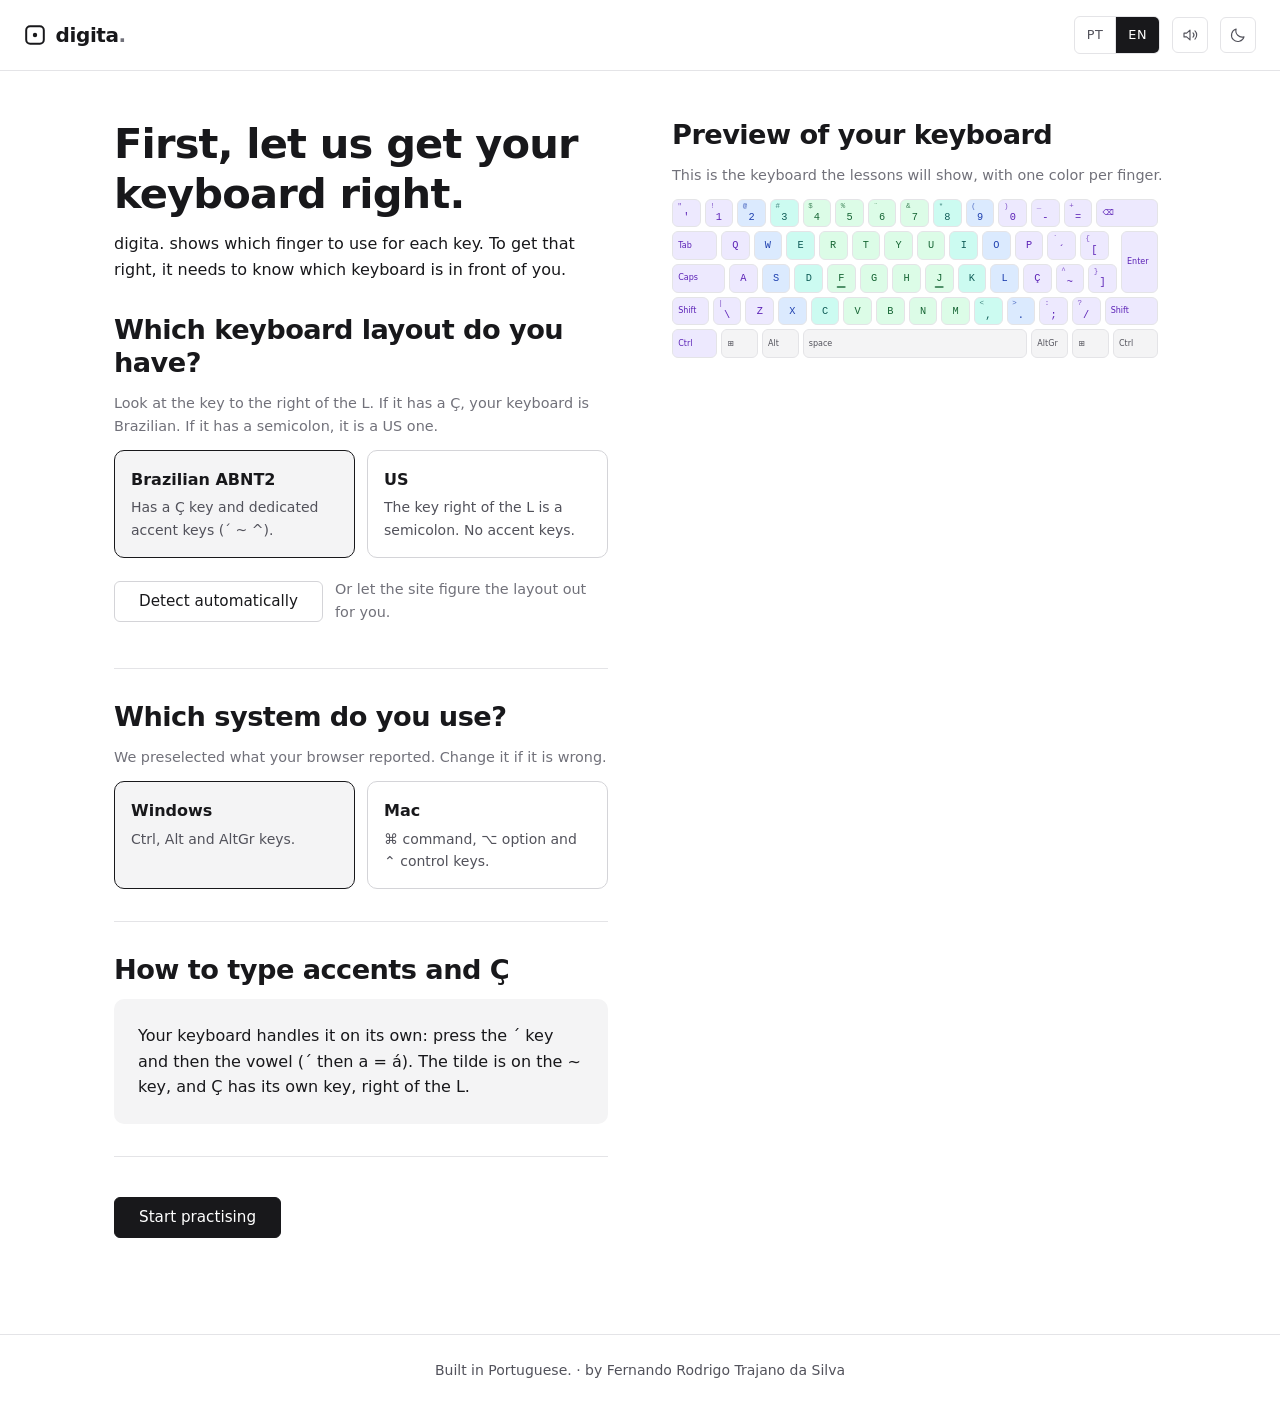
<file: index.html>
<!DOCTYPE html>
<html lang="pt-BR">
<head>
  <meta charset="UTF-8">
  <meta name="viewport" content="width=device-width, initial-scale=1">
  <title>digita. · solte os dedos</title>
  <meta name="description" content="Treino de digitação em português do Brasil, com foco em acentos, Ç e nas diferenças entre o teclado ABNT2 e o americano.">
  <meta name="author" content="Fernando Rodrigo Trajano da Silva">
  <link rel="canonical" href="https://fernando-trajano.github.io/digita/">

  <!-- Prévia ao compartilhar o link (LinkedIn, WhatsApp etc.) -->
  <meta property="og:type" content="website">
  <meta property="og:locale" content="pt_BR">
  <meta property="og:url" content="https://fernando-trajano.github.io/digita/">
  <meta property="og:title" content="digita. · solte os dedos">
  <meta property="og:description" content="Treino de digitação em português do Brasil, com foco em acentos, Ç e nas diferenças entre o teclado ABNT2 e o americano.">

  <!-- Dados estruturados: diz ao Google o que é o site e quem o criou -->
  <script type="application/ld+json">
  {
    "@context": "https://schema.org",
    "@type": "WebApplication",
    "name": "digita.",
    "url": "https://fernando-trajano.github.io/digita/",
    "description": "Treino de digitação em português do Brasil, com foco em acentos, Ç e nas diferenças entre o teclado ABNT2 e o americano.",
    "applicationCategory": "EducationalApplication",
    "operatingSystem": "Web",
    "inLanguage": "pt-BR",
    "creator": {
      "@type": "Person",
      "name": "Fernando Rodrigo Trajano da Silva",
      "url": "https://github.com/fernando-trajano"
    }
  }
  </script>
  <!-- Escolhe o tema ANTES de a página aparecer, para não piscar branco em
       quem usa o modo escuro. É o único JavaScript fora da pasta js/, e ele
       precisa estar aqui: qualquer coisa carregada depois já seria tarde.
       A regra é a mesma do app.js (ver a seção Tema lá): a escolha manual
       só vale enquanto o sistema continuar no tema que tinha quando ela foi
       feita. Ela está repetida aqui porque isto roda antes de tudo. -->
  <script>
    (function () {
      var salvo = {};
      try {
        salvo = JSON.parse(localStorage.getItem('digita:config') || '{}');
      } catch (erro) {
        /* navegador sem localStorage: segue o sistema */
      }
      var sistema =
        window.matchMedia('(prefers-color-scheme: dark)').matches ? 'escuro' : 'claro';

      document.documentElement.dataset.tema =
        salvo.tema && salvo.temaDoSistemaNaEscolha === sistema ? salvo.tema : sistema;
    })();
  </script>

  <link rel="icon" href="./favicon.svg" type="image/svg+xml">

  <link rel="stylesheet" href="./css/tema.css">
  <link rel="stylesheet" href="./css/base.css">
  <link rel="stylesheet" href="./css/componentes.css">
  <link rel="stylesheet" href="./css/teclado.css">
  <link rel="stylesheet" href="./css/telas.css">
  <link rel="stylesheet" href="./css/jogos.css">
  <link rel="stylesheet" href="./css/estatisticas.css">
</head>
<body>

  <!-- Ícones do site. Ficam aqui dentro, desenhados uma vez, e são reusados
       com <use href="#icone-x">. Sem arquivo externo: nada a baixar, e
       funciona igual em qualquer navegador. -->
  <svg class="sprite-icones" aria-hidden="true" focusable="false">
    <symbol id="icone-sol" viewBox="0 0 24 24" fill="none" stroke="currentColor" stroke-width="1.5" stroke-linecap="round">
      <circle cx="12" cy="12" r="4"></circle>
      <path d="M12 2v2M12 20v2M4.9 4.9l1.4 1.4M17.7 17.7l1.4 1.4M2 12h2M20 12h2M4.9 19.1l1.4-1.4M17.7 6.3l1.4-1.4"></path>
    </symbol>
    <symbol id="icone-lua" viewBox="0 0 24 24" fill="none" stroke="currentColor" stroke-width="1.5" stroke-linejoin="round">
      <path d="M20 14.5A8.5 8.5 0 0 1 9.5 4a8.5 8.5 0 1 0 10.5 10.5Z"></path>
    </symbol>
    <symbol id="icone-som" viewBox="0 0 24 24" fill="none" stroke="currentColor" stroke-width="1.5" stroke-linecap="round" stroke-linejoin="round">
      <path d="M4 9.5h3.5L12 5.5v13L7.5 14.5H4z"></path>
      <path d="M16 9.2a4 4 0 0 1 0 5.6"></path>
      <path d="M18.6 6.6a7.5 7.5 0 0 1 0 10.8"></path>
    </symbol>
    <symbol id="icone-mudo" viewBox="0 0 24 24" fill="none" stroke="currentColor" stroke-width="1.5" stroke-linecap="round" stroke-linejoin="round">
      <path d="M4 9.5h3.5L12 5.5v13L7.5 14.5H4z"></path>
      <path d="M16.5 9.5l5 5M21.5 9.5l-5 5"></path>
    </symbol>
    <!-- As quatro ilustrações do Treino livre. Monocromáticas, em
         currentColor: é isso que as faz acompanhar o tema sozinhas. As
         quatro dividem o mesmo viewBox de propósito — é o que impede a
         coluna de pular de altura quando o desenho troca. -->
    <symbol id="ilustracao-adaptativo" viewBox="0 0 320 240" style="font-family: var(--fonte-mono)">
      <!-- Linhas de "mira": ligam apenas os caracteres grandes, os que o modo
      sorteia mais. Param antes de tocar no glifo, para não cortar a letra. -->
      <g fill="none" stroke="currentColor" stroke-width="1" stroke-linecap="round" opacity="0.22">
      <path d="M131 117 L178 101"/>
      <path d="M219 114 L234 139"/>
      <path d="M122 152 L135 166"/>
      <path d="M171 177 L224 163"/>
      </g>

      <!-- Caracteres soltos, sem alinhamento. O tamanho e o tom marcam a
      dificuldade: grande e forte = tecla que escapa; pequeno e claro =
      tecla já dominada. -->
      <g fill="currentColor" stroke="none" text-anchor="middle" dominant-baseline="central">
      <text x="100" y="128" font-size="48" opacity="0.95">ç</text>
      <text x="205" y="92"  font-size="40" opacity="0.85">q</text>
      <text x="150" y="182" font-size="30" opacity="0.70">z</text>
      <text x="245" y="158" font-size="27" opacity="0.60">p</text>

      <text x="58"  y="72"  font-size="17" opacity="0.34">w</text>
      <text x="118" y="58"  font-size="14" opacity="0.30">x</text>
      <text x="272" y="55"  font-size="15" opacity="0.30">k</text>
      <text x="62"  y="192" font-size="16" opacity="0.30">b</text>
      <text x="180" y="214" font-size="14" opacity="0.27">a</text>
      <text x="288" y="206" font-size="13" opacity="0.24">m</text>
      <text x="30"  y="140" font-size="12" opacity="0.22">s</text>
      <text x="300" y="120" font-size="12" opacity="0.20">f</text>
      </g>
    </symbol>

    <symbol id="ilustracao-acentos" viewBox="0 0 320 240">
      <g fill="none" stroke="currentColor" stroke-linecap="round" stroke-linejoin="round">

      <!-- A cedilha grande: o elemento âncora, embaixo e ao centro. -->
      <path d="M170 142 C170 166, 193 169, 193 190 C193 209, 170 214, 153 203"
      stroke-width="2.4" opacity="0.9"/>

      <!-- Til grande, atravessando a parte de cima. Só curva, nada reto. -->
      <path d="M48 106 C61 84, 78 84, 90 99 C102 114, 119 114, 132 91"
      stroke-width="2.2" opacity="0.85"/>

      <!-- Circunflexo, levemente girado para não ficar de pé. -->
      <path d="M158 72 L184 43 L210 72" stroke-width="2.2" opacity="0.8"
      transform="rotate(-7 184 58)"/>

      <!-- Agudo e grave, as diagonais. -->
      <path d="M240 56 L264 29" stroke-width="2.2" opacity="0.75"/>
      <path d="M34 44 L56 65"   stroke-width="2" opacity="0.6"/>

      <!-- Os pequenos, nas margens, em escalas menores. -->
      <path d="M66 176 L79 162 L92 176" stroke-width="1.5" opacity="0.4"
      transform="rotate(6 79 169)"/>
      <path d="M244 176 C250 168, 257 168, 263 174 C269 180, 276 180, 282 171"
      stroke-width="1.5" opacity="0.42"/>
      <path d="M268 132 L281 117" stroke-width="1.5" opacity="0.35"/>
      <path d="M226 210 L238 221" stroke-width="1.5" opacity="0.3"/>
      <path d="M100 214 C104 209, 109 209, 113 213"
      stroke-width="1.4" opacity="0.28"/>
      <path d="M30 152 C30 162, 40 163, 40 172 C40 180, 30 182, 23 177"
      stroke-width="1.5" opacity="0.32"/>
      </g>
    </symbol>

    <symbol id="ilustracao-numerico" viewBox="0 0 320 240" style="font-family: var(--fonte-mono)">
      <!-- Cascata: dígitos e operadores despencando numa faixa vertical, em
      tamanhos decrescentes. Os operadores ficam mais claros que os
      números, para os dígitos liderarem a leitura. -->
      <g fill="currentColor" stroke="none" text-anchor="middle" dominant-baseline="central">
      <text x="122" y="34"  font-size="42" opacity="0.9">7</text>
      <text x="178" y="54"  font-size="30" opacity="0.45">+</text>
      <text x="142" y="80"  font-size="38" opacity="0.85">4</text>
      <text x="197" y="98"  font-size="32" opacity="0.7">8</text>
      <text x="108" y="112" font-size="26" opacity="0.4">−</text>
      <text x="162" y="134" font-size="30" opacity="0.68">5</text>
      <text x="120" y="152" font-size="26" opacity="0.58">2</text>
      <text x="202" y="160" font-size="22" opacity="0.36">×</text>
      <text x="156" y="180" font-size="22" opacity="0.48">9</text>
      <text x="114" y="194" font-size="18" opacity="0.4">3</text>
      <text x="186" y="202" font-size="18" opacity="0.3">÷</text>
      <text x="146" y="216" font-size="16" opacity="0.28">0</text>
      <text x="206" y="224" font-size="14" opacity="0.22">1</text>
      <text x="98"  y="228" font-size="13" opacity="0.2">6</text>
      </g>
    </symbol>

    <symbol id="ilustracao-texto" viewBox="0 0 320 240">
      <g fill="none" stroke="currentColor" stroke-linecap="round">

      <!-- O bloco de texto: linhas de comprimentos irregulares, alinhadas à
      esquerda, com a borda direita rasgada. -->
      <path d="M46 58 L252 58"  stroke-width="2.4" opacity="0.72"/>
      <path d="M46 80 L274 80"  stroke-width="2.4" opacity="0.68"/>
      <path d="M46 102 L214 102" stroke-width="2.4" opacity="0.64"/>

      <!-- Duas linhas deslocadas e mais claras: o texto sendo colado ali. -->
      <path d="M64 124 L246 124" stroke-width="2.2" opacity="0.38"/>

      <path d="M46 146 L266 146" stroke-width="2.4" opacity="0.6"/>
      <path d="M46 168 L196 168" stroke-width="2.4" opacity="0.56"/>

      <path d="M76 190 L258 190" stroke-width="2.2" opacity="0.3"/>

      <!-- A última linha, curta, e o cursor no fim dela. -->
      <path d="M46 212 L118 212" stroke-width="2.4" opacity="0.52"/>
      <path d="M132 199 L132 225" stroke-width="2.8" opacity="0.9"/>
      </g>
    </symbol>

    <!-- As três ilustrações dos Jogos, com as mesmas regras das do Treino
         livre: monocromáticas, em currentColor, e o mesmo viewBox nas três. -->
    <symbol id="ilustracao-jogo-cobra" viewBox="0 0 320 240">
      <g fill="none" stroke="currentColor" stroke-linecap="round" stroke-linejoin="round">
      <!-- Rastro: o que a cobra já passou, sumindo para trás. -->
      <path d="M14 178 C24 166, 34 172, 42 166" stroke-width="1.4" opacity="0.18"/>
      <path d="M22 196 C32 186, 40 190, 48 184" stroke-width="1.2" opacity="0.12"/>

      <!-- A cobra: um traço só, serpenteando da esquerda para a direita.
      A cabeça aponta para o ponto do jogador. -->
      <path d="M28 168 C68 116, 96 206, 136 154 C176 102, 204 192, 244 142"
      stroke-width="2.6" opacity="0.85"/>
      </g>

      <!-- O jogador: um ponto à frente, sempre escapando. -->
      <circle cx="288" cy="112" r="6.5" fill="currentColor" opacity="0.95"/>

      <!-- A distância entre os dois: o fôlego que o jogo mede. -->
      <path d="M256 132 L274 120" fill="none" stroke="currentColor"
      stroke-width="1.2" stroke-linecap="round" opacity="0.28"/>
    </symbol>

    <symbol id="ilustracao-jogo-fila" viewBox="0 0 320 240" style="font-family: var(--fonte-mono)">
      <!-- A pilha: teclas em ziguezague descendo. A de baixo é a próxima a
      digitar, e está quase encostando na linha. As de cima acabaram de
      nascer, por isso vão ficando mais claras. -->
      <g fill="none" stroke="currentColor" stroke-width="1.8">
      <rect x="144" y="152" width="44" height="44" rx="8" opacity="0.9"/>
      <rect x="96"  y="106" width="44" height="44" rx="8" opacity="0.66"/>
      <rect x="180" y="60"  width="44" height="44" rx="8" opacity="0.44"/>
      <rect x="128" y="14"  width="44" height="44" rx="8" opacity="0.26"/>
      </g>

      <g fill="currentColor" stroke="none" text-anchor="middle" dominant-baseline="central" font-size="20">
      <text x="166" y="175" opacity="0.9">f</text>
      <text x="118" y="129" opacity="0.66">j</text>
      <text x="202" y="83"  opacity="0.44">d</text>
      <text x="150" y="37"  opacity="0.26">k</text>
      </g>

      <!-- A linha de acerto: onde a tecla encaixa e desaparece. -->
      <path d="M34 208 L286 208" fill="none" stroke="currentColor"
      stroke-width="2.4" stroke-linecap="round" opacity="0.55"/>
    </symbol>

    <symbol id="ilustracao-jogo-cadeia" viewBox="0 0 320 240" style="font-family: var(--fonte-mono)">
      <!-- Três rodadas, uma por linha: a sequência cresce de baixo para cima
      a cada acerto. Dentro de cada linha, as letras somem da esquerda para
      a direita — é o que você digita de memória. -->
      <g fill="currentColor" stroke="none" text-anchor="middle" dominant-baseline="central" font-size="26">
      <text x="44"  y="62" opacity="0.85">f</text>
      <text x="80"  y="62" opacity="0.50">j</text>
      <text x="116" y="62" opacity="0.18">d</text>

      <text x="44"  y="126" opacity="0.85">k</text>
      <text x="80"  y="126" opacity="0.68">a</text>
      <text x="116" y="126" opacity="0.50">s</text>
      <text x="152" y="126" opacity="0.30">d</text>
      <text x="188" y="126" opacity="0.12">f</text>

      <text x="44"  y="190" opacity="0.85">j</text>
      <text x="80"  y="190" opacity="0.74">f</text>
      <text x="116" y="190" opacity="0.60">k</text>
      <text x="152" y="190" opacity="0.46">l</text>
      <text x="188" y="190" opacity="0.32">a</text>
      <text x="224" y="190" opacity="0.20">s</text>
      <text x="260" y="190" opacity="0.10">d</text>
      </g>
    </symbol>

    <symbol id="icone-cadeado" viewBox="0 0 24 24" fill="none" stroke="currentColor" stroke-width="1.5" stroke-linecap="round" stroke-linejoin="round">
      <rect x="5" y="10.5" width="14" height="9.5" rx="2"></rect>
      <path d="M8.5 10.5V7.5a3.5 3.5 0 0 1 7 0v3"></path>
    </symbol>

    <symbol id="icone-seta" viewBox="0 0 24 24" fill="none" stroke="currentColor" stroke-width="1.5" stroke-linecap="round" stroke-linejoin="round">
      <path d="M6 9l6 6 6-6"></path>
    </symbol>

    <symbol id="icone-estrela" viewBox="0 0 24 24" stroke="currentColor" stroke-width="1.5" stroke-linejoin="round">
      <path d="M12 3.5l2.6 5.3 5.9.9-4.3 4.1 1 5.8-5.2-2.7-5.2 2.7 1-5.8L3.5 9.7l5.9-.9z"></path>
    </symbol>
  </svg>

  <header class="cabecalho">
    <!-- O ícone é o mesmo desenho do favicon, mas redesenhado aqui inline e
         em currentColor: o arquivo tem cores fixas e uma media query de
         prefers-color-scheme que só serve para a aba do navegador. Ele e o
         nome vivem dentro do mesmo link, e o nome é que dá o texto dele. -->
    <a class="marca" href="./">
      <svg class="marca-icone" viewBox="0 0 100 100" width="22" height="22" aria-hidden="true">
        <rect x="10" y="10" width="80" height="80" rx="18" fill="none"
              stroke="currentColor" stroke-width="9"/>
        <circle cx="50" cy="50" r="10" fill="currentColor"/>
      </svg>
      <span>digita<span class="marca-ponto">.</span></span>
    </a>

    <nav class="cabecalho-acoes">
      <div class="seletor" role="group" data-i18n-aria="cabecalho.idioma" aria-label="Idioma da interface">
        <button type="button" class="seletor-opcao" data-idioma="pt" aria-pressed="true">PT</button>
        <button type="button" class="seletor-opcao" data-idioma="en" aria-pressed="false">EN</button>
      </div>

      <button type="button" class="botao-icone" id="botao-som" data-i18n-aria="som.silenciar" aria-label="Silenciar os sons" aria-pressed="false">
        <svg aria-hidden="true"><use href="#icone-som"></use></svg>
      </button>

      <button type="button" class="botao-icone" id="botao-tema" data-i18n-aria="cabecalho.alternarTema" aria-label="Alternar entre modo claro e escuro">
        <svg aria-hidden="true"><use href="#icone-lua"></use></svg>
      </button>
    </nav>
  </header>

  <!-- Todas as telas do site aparecem dentro deste <main>, trocadas pelo
       JavaScript. O conteúdo escrito aqui é só o que se vê enquanto o
       JavaScript não carregou. -->
  <main class="conteudo" id="tela">

    <!-- Reserva, para quem chega antes do JavaScript carregar. -->
    <p class="ajuda" data-i18n="entrada.subtitulo">
      O digita. mostra qual dedo usar em cada tecla. Para isso acertar, ele
      precisa saber que teclado está na sua frente.
    </p>

  </main>

  <!-- A frase e o "por" vêm das traduções; o nome não, porque é o mesmo nos
       dois idiomas. O crédito fica num bloco próprio: quando não cabe ao
       lado da frase, desce inteiro para a linha de baixo, em vez de partir
       o nome no meio. O "·" é só enfeite, e o leitor de tela o pula. -->
  <footer class="rodape">
    <span data-i18n="rodape.texto">Feito em português.</span>
    <span class="rodape-autoria"><span aria-hidden="true">·</span> <span data-i18n="rodape.por">por</span> <a class="rodape-autor" href="https://github.com/fernando-trajano" target="_blank" rel="noopener">Fernando Rodrigo Trajano da Silva</a></span>
  </footer>

  <script type="module" src="./js/app.js"></script>
</body>
</html>
</file>
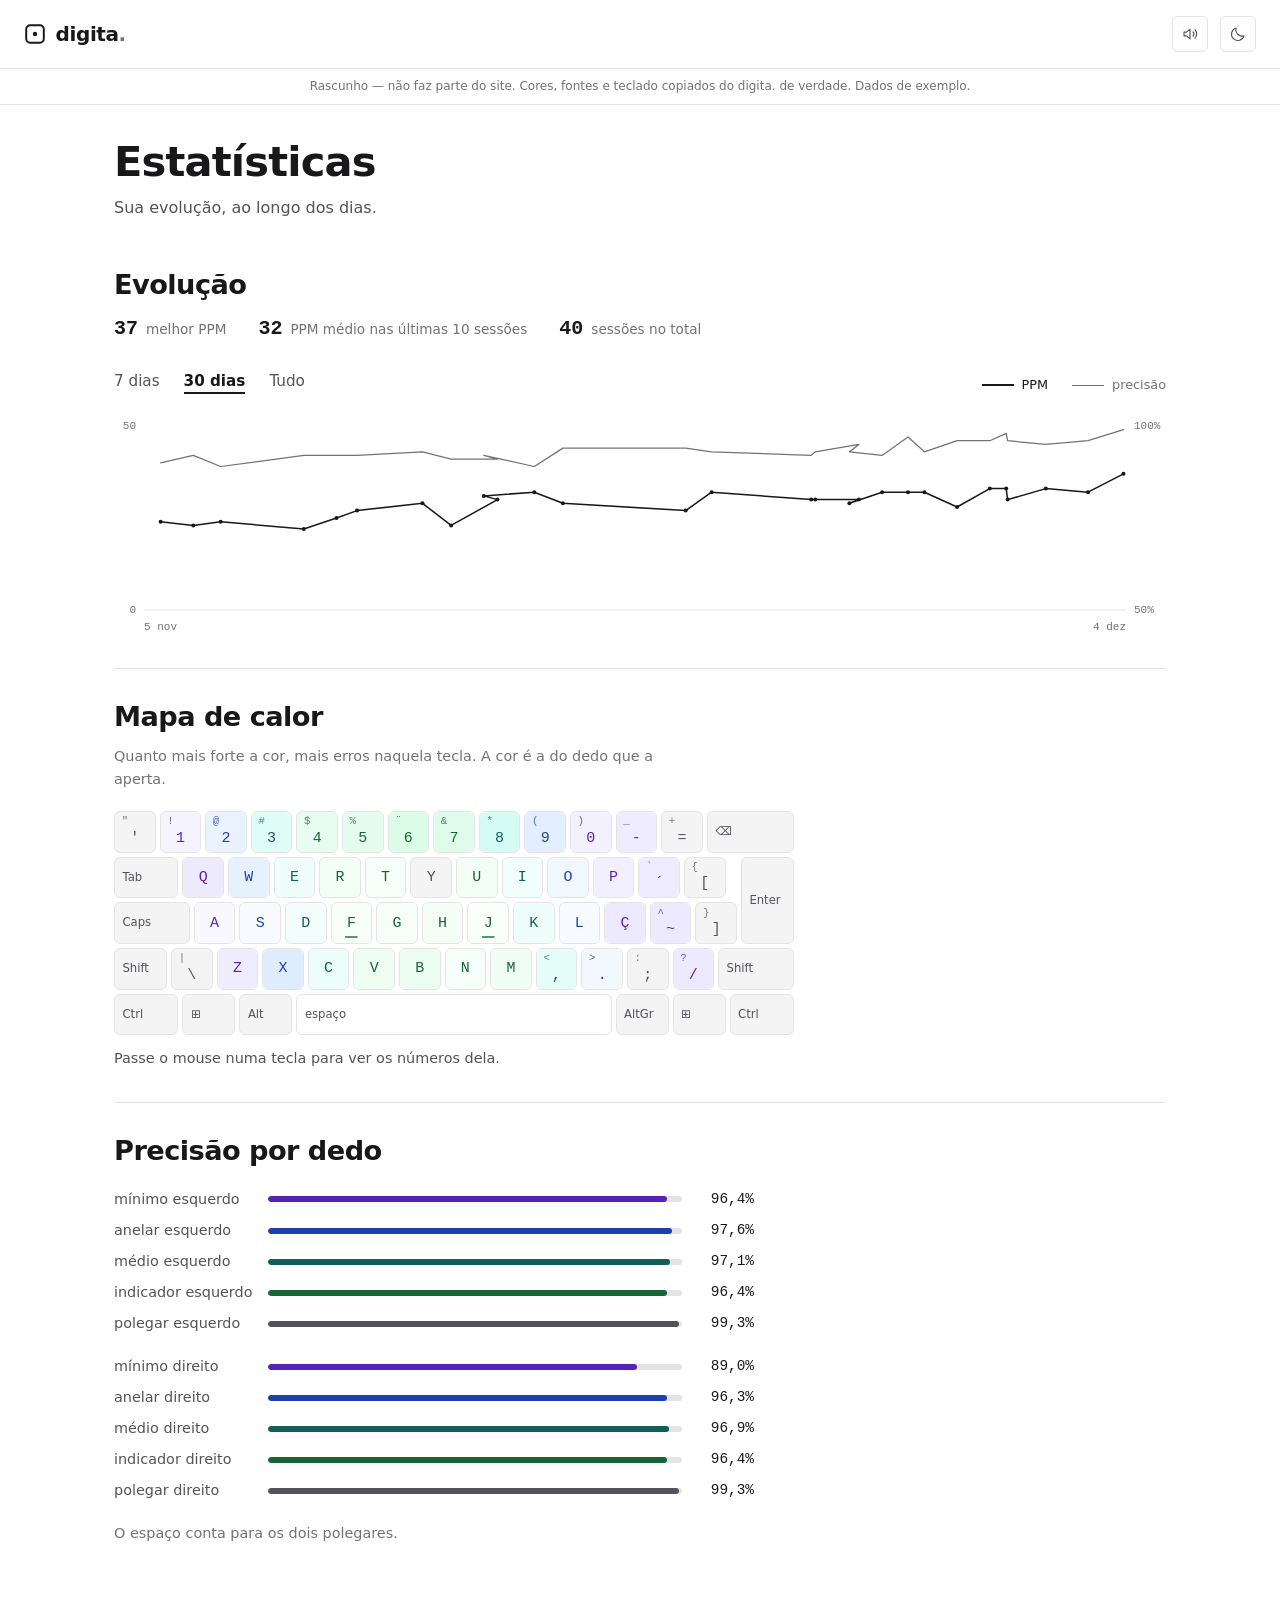
<file: rascunhos/estatisticas.html>
<!DOCTYPE html>
<html lang="pt-BR">
<head>
<meta charset="UTF-8">
<meta name="viewport" content="width=device-width, initial-scale=1">
<title>Rascunho — Estatísticas</title>

<script>
  document.documentElement.dataset.tema =
    window.matchMedia('(prefers-color-scheme: dark)').matches ? 'escuro' : 'claro';
</script>

<style>
/* ==========================================================================
   RASCUNHO — a tela de Estatísticas.

   Arquivo único e autocontido. Nada daqui está ligado ao digita. de verdade.

   Copiados do site, sem alterar nada: as variáveis do tema.css, a
   tipografia e o teclado inteiro (teclado.css aqui embaixo, e os arquivos
   de layout e o teclado.js lá no script). Do reset do base.css ficou de
   fora, de propósito, a media query de prefers-reduced-motion — é regra
   desta tarefa.

   Nenhuma cor literal e nenhum token de cor novo: o mapa de calor usa as
   cores de dedo que já existem, e os gráficos usam as cores de texto.
   ========================================================================== */

/* ==========================================================================
   tema.css — copiado do site, byte por byte.
   ========================================================================== */

/* ==========================================================================
   tema.css — o único arquivo que conhece cores.

   REGRA DO PROJETO: nenhum outro CSS pode escrever uma cor literal (#FFFFFF).
   Todo o resto do site usa var(--nome-da-variavel). Assim, para mudar a
   aparência inteira do digita., basta mexer aqui.

   Como funciona o modo claro/escuro:
   - :root guarda a paleta CLARA (o padrão).
   - :root[data-tema="escuro"] regrava só as cores que mudam.
   - Um script pequeno no <head> do index.html escolhe o tema antes da página
     aparecer, para não piscar branco em quem usa o modo escuro.
   ========================================================================== */

:root {
  /* Avisa ao navegador qual é o tema, para barras de rolagem e campos de
     formulário combinarem com a página. */
  color-scheme: light;

  /* --- Superfícies e texto (modo claro) ------------------------------- */
  --cor-fundo: #FFFFFF;             /* fundo da página */
  --cor-superficie: #F4F4F5;        /* áreas destacadas e teclas neutras */
  --cor-borda: #E4E4E7;             /* bordas e linhas finas */
  --cor-texto: #18181B;             /* texto principal */
  --cor-texto-secundario: #52525B;  /* texto secundário */
  --cor-texto-discreto: #71717A;    /* legendas e textos discretos */
  --cor-letra-pendente: #8E8E96;    /* letras ainda não digitadas (fonte grande) */
  --cor-licao-feita: #444444;       /* nome de uma lição já feita, na trilha */

  --cor-botao-fundo: #18181B;
  --cor-botao-texto: #FFFFFF;
  --cor-botao-secundario-borda: #D4D4D8;

  /* --- Cores dos dedos (fundo da tecla / texto da tecla) --------------- */
  --dedo-minimo-fundo: #EDE9FE;     /* mínimo — violeta */
  --dedo-minimo-texto: #5B21B6;

  --dedo-anelar-fundo: #DBEAFE;     /* anelar — azul */
  --dedo-anelar-texto: #1E40AF;

  --dedo-medio-fundo: #CCFBF1;      /* médio — verde-água */
  --dedo-medio-texto: #115E59;

  --dedo-indicador-fundo: #DCFCE7;  /* indicador — verde */
  --dedo-indicador-texto: #166534;

  --dedo-neutro-fundo: #F4F4F5;     /* polegar e teclas neutras — cinza */
  --dedo-neutro-texto: #52525B;

  /* --- Erro ------------------------------------------------------------ */
  --cor-erro-fundo: #FEE2E2;
  --cor-erro-texto: #B91C1C;

  /* --- Fontes do sistema (nada é baixado) ------------------------------ */
  /* Títulos e texto usam a mesma família: a diferença vem do peso e do
     tamanho, não de uma fonte decorativa. */
  --fonte-titulo: system-ui, -apple-system, "Segoe UI", sans-serif;
  --fonte-texto: system-ui, -apple-system, "Segoe UI", sans-serif;
  --fonte-mono: ui-monospace, "SF Mono", Menlo, Consolas, monospace;

  --peso-titulo: 600;
  --espacamento-titulo: -0.02em;

  /* --- Espaçamentos ---------------------------------------------------- */
  --esp-1: 0.25rem;
  --esp-2: 0.5rem;
  --esp-3: 0.75rem;
  --esp-4: 1rem;
  --esp-5: 1.5rem;
  --esp-6: 2rem;
  --esp-7: 3rem;
  --esp-8: 4rem;

  /* --- Formas e medidas ------------------------------------------------ */
  --raio-p: 6px;
  --raio-m: 10px;
  --raio-g: 16px;
  --borda: 1px solid var(--cor-borda);
  --largura-max: 1100px;        /* largura máxima do conteúdo */
  --largura-teclado-max: 960px; /* largura máxima do teclado na lição */

  /* O texto da lição: grande o bastante para as letras que faltam terem
     contraste, e para se enxergar sem baixar os olhos do teclado. */
  --tamanho-texto-licao: clamp(1.6rem, 4cqw, 2.4rem);

  /* As duas mãos juntas, ao lado do texto da lição. */
  --largura-maos: 107px;

  /* --- Movimento ------------------------------------------------------- */
  --transicao: 150ms ease;

  /* Só para a troca das ilustrações do treino livre: um fade de 150ms fica
     nervoso quando o desenho inteiro troca. */
  --transicao-lenta: 250ms ease;
}

/* ==========================================================================
   Modo escuro — só o que muda em relação ao claro.
   ========================================================================== */

:root[data-tema="escuro"] {
  color-scheme: dark;

  --cor-fundo: #1F1F1D;
  --cor-superficie: #2C2C2A;
  --cor-borda: #444441;
  --cor-texto: #F1EFE8;
  --cor-texto-secundario: #B4B2A9;
  --cor-texto-discreto: #888780;
  --cor-letra-pendente: #888780;
  /* No escuro o tom da lição feita precisa CLAREAR, e não escurecer: um
     cinza-escuro sobre fundo escuro sumiria. */
  --cor-licao-feita: #B4B2A9;

  --cor-botao-fundo: #F1EFE8;
  --cor-botao-texto: #2C2C2A;
  --cor-botao-secundario-borda: #444441;

  --dedo-minimo-fundo: #3C3489;
  --dedo-minimo-texto: #CECBF6;

  --dedo-anelar-fundo: #0C447C;
  --dedo-anelar-texto: #B5D4F4;

  --dedo-medio-fundo: #085041;
  --dedo-medio-texto: #9FE1CB;

  --dedo-indicador-fundo: #27500A;
  --dedo-indicador-texto: #C0DD97;

  --dedo-neutro-fundo: #444441;
  --dedo-neutro-texto: #D3D1C7;

  --cor-erro-fundo: #791F1F;
  --cor-erro-texto: #F7C1C1;
}

/* Rede de segurança: se o JavaScript não rodar, quem usa o sistema no escuro
   ainda recebe o tema escuro. */
@media (prefers-color-scheme: dark) {
  :root:not([data-tema]) {
    color-scheme: dark;

    --cor-fundo: #1F1F1D;
    --cor-superficie: #2C2C2A;
    --cor-borda: #444441;
    --cor-texto: #F1EFE8;
    --cor-texto-secundario: #B4B2A9;
    --cor-texto-discreto: #888780;
    --cor-letra-pendente: #888780;
    --cor-licao-feita: #B4B2A9;

    --cor-botao-fundo: #F1EFE8;
    --cor-botao-texto: #2C2C2A;
    --cor-botao-secundario-borda: #444441;

    --dedo-minimo-fundo: #3C3489;
    --dedo-minimo-texto: #CECBF6;

    --dedo-anelar-fundo: #0C447C;
    --dedo-anelar-texto: #B5D4F4;

    --dedo-medio-fundo: #085041;
    --dedo-medio-texto: #9FE1CB;

    --dedo-indicador-fundo: #27500A;
    --dedo-indicador-texto: #C0DD97;

    --dedo-neutro-fundo: #444441;
    --dedo-neutro-texto: #D3D1C7;

    --cor-erro-fundo: #791F1F;
    --cor-erro-texto: #F7C1C1;
  }
}

/* ==========================================================================
   base.css e componentes.css — o que esta tela usa, copiado do site.
   ========================================================================== */

*, *::before, *::after { box-sizing: border-box; }
* { margin: 0; }

body {
  min-height: 100vh;
  display: flex;
  flex-direction: column;

  background-color: var(--cor-fundo);
  color: var(--cor-texto);
  font-family: var(--fonte-texto);
  font-size: 1rem;
  line-height: 1.6;
  -webkit-font-smoothing: antialiased;
}

img, svg { display: block; max-width: 100%; }
button { font: inherit; color: inherit; }

h1, h2 {
  font-family: var(--fonte-titulo);
  font-weight: var(--peso-titulo);
  line-height: 1.2;
  letter-spacing: var(--espacamento-titulo);
}

h1 { font-size: clamp(1.9rem, 1.4rem + 2vw, 2.6rem); }
p { max-width: 62ch; }
a { color: inherit; text-underline-offset: 0.2em; }

:focus-visible {
  outline: 2px solid var(--cor-texto);
  outline-offset: 2px;
  border-radius: var(--raio-p);
}

.cabecalho {
  display: flex;
  align-items: center;
  justify-content: space-between;
  gap: var(--esp-4);
  padding: var(--esp-4) var(--esp-5);
  border-bottom: var(--borda);
  background-color: var(--cor-fundo);
}

.marca {
  display: inline-flex;
  align-items: center;
  gap: 0.6rem;
  white-space: nowrap;
  font-family: var(--fonte-titulo);
  font-size: 1.25rem;
  font-weight: var(--peso-titulo);
  letter-spacing: var(--espacamento-titulo);
  text-decoration: none;
  color: inherit;
}

.marca-icone { width: 22px; height: 22px; flex: 0 0 auto; }
.marca-ponto { color: var(--cor-texto-discreto); }
.cabecalho-acoes { display: flex; align-items: center; gap: var(--esp-3); }

.botao-icone {
  display: inline-flex;
  align-items: center;
  justify-content: center;
  width: 2.25rem;
  height: 2.25rem;
  padding: 0;
  border: var(--borda);
  border-radius: var(--raio-p);
  background-color: transparent;
  color: var(--cor-texto-secundario);
  cursor: pointer;
  transition: color var(--transicao), border-color var(--transicao);
}

.botao-icone svg { width: 1.125rem; height: 1.125rem; }
.botao-icone:hover { color: var(--cor-texto); border-color: var(--cor-texto-secundario); }

.rascunho-aviso {
  max-width: none;
  padding: var(--esp-2) var(--esp-5);
  border-bottom: var(--borda);
  color: var(--cor-texto-discreto);
  font-size: 0.75rem;
  text-align: center;
}

.conteudo {
  flex: 1;
  width: 100%;
  max-width: var(--largura-max);
  margin-inline: auto;
  padding: var(--esp-6) var(--esp-5) var(--esp-7);
}

.botao {
  display: inline-flex;
  align-items: center;
  justify-content: center;
  gap: var(--esp-2);
  padding: var(--esp-3) var(--esp-5);
  border: 1px solid var(--cor-botao-secundario-borda);
  border-radius: var(--raio-p);
  background-color: transparent;
  color: var(--cor-texto);
  font-size: 0.95rem;
  line-height: 1;
  text-decoration: none;
  cursor: pointer;
  transition: background-color var(--transicao), border-color var(--transicao);
}

.botao:hover { border-color: var(--cor-texto-secundario); }

.botao--principal {
  border-color: var(--cor-botao-fundo);
  background-color: var(--cor-botao-fundo);
  color: var(--cor-botao-texto);
}

.botao--principal:hover { opacity: 0.88; }
.ajuda { color: var(--cor-texto-discreto); font-size: 0.9rem; }

.sem-teclado {
  display: flex;
  flex-direction: column;
  align-items: flex-start;
  gap: var(--esp-4);
  max-width: 40rem;
  padding-block: var(--esp-6);
}


h2 { font-size: clamp(1.3rem, 1.15rem + 0.8vw, 1.7rem); }

.secao {
  display: flex;
  flex-direction: column;
  gap: var(--esp-3);
  padding-block: var(--esp-6);
}

.secao + .secao {
  border-top: var(--borda);
}

.apenas-leitor-de-tela {
  position: absolute;
  width: 1px;
  height: 1px;
  margin: -1px;
  padding: 0;
  border: 0;
  clip-path: inset(50%);
  overflow: hidden;
  white-space: nowrap;
}

/* ==========================================================================
   teclado.css — copiado do site, byte por byte.
   ========================================================================== */

/* ==========================================================================
   teclado.css — o teclado desenhado na tela.
   Só usa variáveis do tema.css.

   O tamanho de tudo vem de uma variável só: --tecla. Mudando ela, o teclado
   inteiro cresce ou encolhe junto, sem quebrar o alinhamento das fileiras.
   ========================================================================== */

.teclado {
  /* clamp = "no mínimo isto, o ideal é aquilo, no máximo aquele outro".
     Assim o teclado acompanha a largura da tela sem nunca ficar minúsculo
     nem gigante. */
  --tecla: clamp(1.5rem, 3.6vw, 2.6rem);
  --tecla-vao: 0.25rem;

  display: flex;
  flex-direction: column;
  gap: var(--tecla-vao);
  width: fit-content;
  max-width: min(100%, var(--largura-teclado-max));
}

.teclado-fileira {
  display: flex;
  gap: var(--tecla-vao);
}

/* --- A tecla ----------------------------------------------------------- */

.tecla {
  /* A largura vem da variável --largura, escrita pelo JavaScript em cada
     tecla: 1 = tecla comum, 2 = o dobro. Os vãos entre as teclas que ela
     "engole" também entram na conta, senão as fileiras não alinhariam. */
  width: calc(
    var(--largura, 1) * var(--tecla) + (var(--largura, 1) - 1) * var(--tecla-vao)
  );
  height: var(--tecla);
  flex: 0 0 auto;

  position: relative;
  display: flex;
  align-items: center;
  justify-content: center;

  border: var(--borda);
  border-radius: var(--raio-p);

  font-family: var(--fonte-mono);
  font-size: calc(var(--tecla) * 0.36);
  line-height: 1;
  user-select: none;

  transition: background-color var(--transicao), color var(--transicao);
}

/* O Enter do teclado brasileiro: aquele "L" deitado, de duas alturas.
   Ele fica no fim da fileira base e sobe para ocupar o espaço que sobra na
   fileira de cima — que é exatamente como o teclado de verdade é. */
.tecla--alta {
  height: calc(var(--tecla) * 2 + var(--tecla-vao));
  margin-top: calc(-1 * (var(--tecla) + var(--tecla-vao)));
  align-self: flex-start;
}

/* Teclas de comando (Tab, Shift, Ctrl…): texto menor, alinhado à esquerda. */
.tecla--comando {
  justify-content: flex-start;
  padding-inline: calc(var(--tecla) * 0.18);
  font-family: var(--fonte-texto);
  font-size: calc(var(--tecla) * 0.28);
}

/* O segundo símbolo da tecla (o que sai com Shift). */
.tecla-sup {
  position: absolute;
  top: calc(var(--tecla) * 0.1);
  left: calc(var(--tecla) * 0.16);
  font-size: calc(var(--tecla) * 0.26);
  opacity: 0.75;
}

/* Quando a tecla tem dois símbolos, o de baixo desce um pouco para não
   encostar no de cima. */
.tecla:has(.tecla-sup) .tecla-rotulo {
  margin-top: calc(var(--tecla) * 0.3);
}

/* O risquinho em relevo do F e do J, que serve para achar a posição de
   descanso sem olhar para o teclado. */
.tecla--referencia::after {
  content: '';
  position: absolute;
  bottom: calc(var(--tecla) * 0.12);
  left: 50%;
  transform: translateX(-50%);

  width: calc(var(--tecla) * 0.3);
  height: 2px;
  border-radius: 2px;
  background-color: currentColor;
  opacity: 0.7;
}

/* ==========================================================================
   As mãos, uma de cada lado do teclado.

   Cada mão tem a mesma altura do teclado e largura automática, dada pela
   proporção do viewBox. O contorno nunca muda de cor: quem indica o dedo é
   a bolinha na ponta dele.
   ========================================================================== */

.maos {
  display: contents;
}

.mao {
  height: 100%;
  width: auto;
  flex: 0 0 auto;
  overflow: visible;
}

/* Uma de cada lado, encostadas nas bordas do conjunto. */
.mao--esquerda {
  order: -1;
}

.mao--direita {
  order: 1;
}

.mao-contorno {
  fill: none;
  stroke: var(--cor-texto-secundario);
}

/* A bolinha só aparece no dedo da próxima tecla. */
.mao-bolinha {
  fill: none;
  transition: fill var(--transicao);
}

/* A cor é a mesma do TEXTO da tecla daquele dedo no teclado — o tom forte,
   não o fundo clarinho. É essa repetição que liga os dois desenhos. */
.mao-bolinha--minimo {
  fill: var(--dedo-minimo-texto);
}

.mao-bolinha--anelar {
  fill: var(--dedo-anelar-texto);
}

.mao-bolinha--medio {
  fill: var(--dedo-medio-texto);
}

.mao-bolinha--indicador {
  fill: var(--dedo-indicador-texto);
}

.mao-bolinha--polegar {
  fill: var(--dedo-neutro-texto);
}

/* --- Cores dos dedos ---------------------------------------------------- */

.tecla--neutro {
  background-color: var(--dedo-neutro-fundo);
  color: var(--dedo-neutro-texto);
}

.tecla--minimo {
  background-color: var(--dedo-minimo-fundo);
  color: var(--dedo-minimo-texto);
}

.tecla--anelar {
  background-color: var(--dedo-anelar-fundo);
  color: var(--dedo-anelar-texto);
}

.tecla--medio {
  background-color: var(--dedo-medio-fundo);
  color: var(--dedo-medio-texto);
}

.tecla--indicador {
  background-color: var(--dedo-indicador-fundo);
  color: var(--dedo-indicador-texto);
}

.tecla--polegar {
  background-color: var(--dedo-neutro-fundo);
  color: var(--dedo-neutro-texto);
}

/* --- A tecla da vez ----------------------------------------------------- */

/* No modo cinza, a cor do dedo aparece só nesta tecla — é ela que puxa o
   olhar. A borda escura garante que dá para achar a tecla mesmo sem
   distinguir bem as cores, e funciona igual nas cinco cores de dedo,
   inclusive no cinza da barra de espaço. */
.tecla--ativa {
  border-color: var(--cor-texto);
  border-width: 2px;
  font-weight: 600;
}

/* --- A tecla que o usuário precisa apertar para a detecção -------------- */

/* Além de pulsar, a tecla ganha borda escura: quem desligou animações no
   sistema (ou não enxerga bem o movimento) continua achando a tecla. */
.tecla--pulsando {
  border-color: var(--cor-texto);
  border-width: 2px;
  animation: pulsar 1.4s ease-in-out infinite;
}

@keyframes pulsar {
  0%,
  100% {
    background-color: var(--dedo-neutro-fundo);
  }
  50% {
    background-color: var(--dedo-minimo-fundo);
    color: var(--dedo-minimo-texto);
  }
}

/* --- A tecla que se SEGURA: Shift, Option, AltGr ------------------------ */

/* Um modificador não se aperta e solta — segura-se enquanto a outra mão
   digita. Por isso ele não ganha cor de fundo como a tecla da vez: fundo
   cheio já quer dizer "aperte aqui". O contorno pulsando devagar, num ciclo
   de um segundo, é o que diz "fique aqui". A largura da borda fica fixa em
   2px e só a cor muda, senão o rótulo da tecla tremeria a cada ciclo. */
.tecla--modificadora {
  border-width: 2px;
  animation: pulsar-contorno 1s ease-in-out infinite;
}

@keyframes pulsar-contorno {
  0%,
  100% {
    border-color: var(--cor-borda);
  }
  50% {
    border-color: var(--cor-texto);
  }
}

/* A bolinha do dedo que segura o modificador pulsa no mesmo ritmo da tecla
   dele. Ao lado da bolinha fixa da letra, as duas juntas contam o gesto
   inteiro: segure esta, aperte aquela. */
.mao-bolinha--pulsando {
  animation: pulsar-bolinha 1s ease-in-out infinite;
}

@keyframes pulsar-bolinha {
  0%,
  100% {
    opacity: 0.2;
  }
  50% {
    opacity: 1;
  }
}

/* --- Erro --------------------------------------------------------------- */

.tecla--erro {
  animation: piscar-erro 400ms ease;
}

@keyframes piscar-erro {
  0%,
  100% {
    background-color: var(--dedo-neutro-fundo);
    color: var(--dedo-neutro-texto);
  }
  20%,
  70% {
    background-color: var(--cor-erro-fundo);
    color: var(--cor-erro-texto);
  }
}

/* ==========================================================================
   A TELA DE ESTATÍSTICAS
   ========================================================================== */

.estat > .subtitulo {
  margin-top: var(--esp-2);
  color: var(--cor-texto-secundario);
}

/* A primeira seção não leva linha em cima: ela vem logo depois do título. */
.estat > .subtitulo + .secao {
  margin-top: var(--esp-4);
}

/* --- 1. Evolução ---------------------------------------------------------- */

/* Os três números de cima: em texto, com o número em monoespaçada. */
.estat-numeros {
  display: flex;
  flex-wrap: wrap;
  gap: var(--esp-2) var(--esp-6);
  color: var(--cor-texto-discreto);
  font-size: 0.85rem;
}

.estat-numeros strong {
  margin-right: var(--esp-2);
  color: var(--cor-texto);
  font-family: var(--fonte-mono);
  font-size: 1.25rem;
  font-weight: 600;
}

/* O seletor de período e a legenda, na mesma linha. */
.estat-controles {
  display: flex;
  flex-wrap: wrap;
  align-items: baseline;
  justify-content: space-between;
  gap: var(--esp-3) var(--esp-5);
  margin-top: var(--esp-3);
}

/* O período: as mesmas opções em texto das durações do treino livre. */
.estat-periodos {
  display: flex;
  flex-wrap: wrap;
  gap: var(--esp-5);
}

.estat-periodo {
  padding: 0;
  border: 0;
  background: none;
  color: var(--cor-texto-secundario);
  font: inherit;
  font-size: 0.95rem;
  cursor: pointer;
}

.estat-periodo[aria-pressed='true'] {
  color: var(--cor-texto);
  font-weight: 600;
  box-shadow: inset 0 -2px 0 var(--cor-texto);
}

/* A legenda: um traço curto de cada linha, e o nome dela. */
.estat-legenda {
  display: flex;
  gap: var(--esp-5);
  color: var(--cor-texto-discreto);
  font-size: 0.8rem;
}

.estat-legenda span {
  display: inline-flex;
  align-items: center;
  gap: var(--esp-2);
}

/* Cada item carrega três pistas, e não só a cor: no modo claro os dois
   traços são escuros sobre branco, e a diferença de cor sozinha quase some.
   O traço é comprido o bastante para ser visto, a espessura acompanha a da
   linha no gráfico, e o rótulo "PPM" fica na cor forte enquanto o de
   precisão fica discreto. Tudo igual nos dois temas — só as cores mudam,
   pelas próprias variáveis. */
.estat-legenda span::before {
  content: '';
  width: 2rem;
}

.estat-legenda .legenda-ppm {
  color: var(--cor-texto);
}

.estat-legenda .legenda-ppm::before {
  border-top: 2px solid var(--cor-texto);
}

.estat-legenda .legenda-precisao::before {
  border-top: 1.25px solid var(--cor-texto-discreto);
}

/* O gráfico. O tamanho do desenho é o tamanho real na tela (o JS mede e
   redesenha), para o texto dos eixos nunca esticar. */
.estat-grafico {
  width: 100%;
  height: 220px;
  margin-top: var(--esp-2);
  overflow: visible;
}

.grafico-base {
  stroke: var(--cor-borda);
  stroke-width: 1;
}

.grafico-rotulo {
  fill: var(--cor-texto-discreto);
  font-family: var(--fonte-mono);
  font-size: 11px;
}

.grafico-ppm {
  fill: none;
  stroke: var(--cor-texto);
  stroke-width: 1.5;
  stroke-linejoin: round;
  stroke-linecap: round;
}

.grafico-marca {
  fill: var(--cor-texto);
}

.grafico-precisao {
  fill: none;
  stroke: var(--cor-texto-discreto);
  stroke-width: 1.25;
  stroke-linejoin: round;
  stroke-linecap: round;
}

/* O aviso que fica no lugar do gráfico quando não há o que desenhar. */
.estat-aviso {
  color: var(--cor-texto-secundario);
}

.estat-aviso--periodo {
  margin-top: var(--esp-4);
}

/* --- 2. Mapa de calor ---------------------------------------------------- */

/* O teclado é o das lições. Cada tecla com dados recebe, por baixo do
   rótulo, uma camada com a cor de FUNDO do seu dedo — a mesma das fichas de
   "teclas que mais escapam" — e é a opacidade dessa camada que conta os
   erros: quase transparente sem erro, sólida com muito erro. O rótulo fica
   sempre na cor forte do dedo, então dá para saber de que dedo é a tecla
   mesmo quando ela não tem erro nenhum. */
.estat-teclado {
  margin-top: var(--esp-2);
}

.estat-teclado .tecla--calor {
  isolation: isolate;
  background-color: transparent;
  color: var(--calor-texto);
}

.estat-teclado .tecla--calor::before {
  content: '';
  position: absolute;
  inset: 0;
  z-index: -1;
  border-radius: inherit;
  background-color: var(--calor-fundo);
  opacity: var(--calor);
}

.tecla--calor-minimo    { --calor-fundo: var(--dedo-minimo-fundo);    --calor-texto: var(--dedo-minimo-texto); }
.tecla--calor-anelar    { --calor-fundo: var(--dedo-anelar-fundo);    --calor-texto: var(--dedo-anelar-texto); }
.tecla--calor-medio     { --calor-fundo: var(--dedo-medio-fundo);     --calor-texto: var(--dedo-medio-texto); }
.tecla--calor-indicador { --calor-fundo: var(--dedo-indicador-fundo); --calor-texto: var(--dedo-indicador-texto); }
.tecla--calor-polegar   { --calor-fundo: var(--dedo-neutro-fundo);    --calor-texto: var(--dedo-neutro-texto); }

/* A tecla sob o mouse: a mesma borda escura da tecla da vez na lição. */
.estat-teclado .tecla--apontada {
  border-color: var(--cor-texto);
}

/* A linha fixa embaixo do teclado. Sem balão, sem caixa: só o texto muda. */
.estat-linha-tecla {
  min-height: 1.6em;
  color: var(--cor-texto-secundario);
  font-size: 0.9rem;
}

.estat-linha-tecla .num {
  color: var(--cor-texto);
  font-family: var(--fonte-mono);
}

/* --- 3. Precisão por dedo ----------------------------------------------- */

.estat-dedos {
  display: grid;
  grid-template-columns: max-content minmax(0, 1fr) 3.5rem;
  align-items: center;
  gap: var(--esp-2) var(--esp-4);
  max-width: 40rem;
  margin: var(--esp-2) 0 0;
  padding: 0;
  list-style: none;
}

/* Cada linha é um item da lista, mas quem monta as colunas é a grade de
   fora: o item "some" e as três partes dele viram células. */
.estat-dedo {
  display: contents;
}

.estat-dedo-nome {
  color: var(--cor-texto-secundario);
  font-size: 0.9rem;
}

/* Um respiro entre as duas mãos. */
.estat-dedo--direita-primeiro > * {
  margin-top: var(--esp-3);
}

/* A barra: um trilho fino, e o preenchimento na cor forte do dedo. */
.estat-dedo-trilho {
  display: block;
  height: 6px;
  border-radius: 3px;
  background-color: var(--cor-borda);
  overflow: hidden;
}

.estat-dedo-barra {
  display: block;
  height: 100%;
  border-radius: inherit;
}

.estat-dedo--minimo    .estat-dedo-barra { background-color: var(--dedo-minimo-texto); }
.estat-dedo--anelar    .estat-dedo-barra { background-color: var(--dedo-anelar-texto); }
.estat-dedo--medio     .estat-dedo-barra { background-color: var(--dedo-medio-texto); }
.estat-dedo--indicador .estat-dedo-barra { background-color: var(--dedo-indicador-texto); }
.estat-dedo--polegar   .estat-dedo-barra { background-color: var(--dedo-neutro-texto); }

.estat-dedo-valor {
  color: var(--cor-texto);
  font-family: var(--fonte-mono);
  font-size: 0.9rem;
  text-align: right;
}

.estat-dedo--sem-dados .estat-dedo-valor {
  color: var(--cor-texto-discreto);
}

.estat-nota {
  margin-top: var(--esp-2);
}

/* --- A tela vazia -------------------------------------------------------- */

.estat-vazia {
  display: flex;
  flex-direction: column;
  align-items: flex-start;
  gap: var(--esp-5);
  padding-block: var(--esp-2);
}

.estat-vazia p {
  color: var(--cor-texto-secundario);
}
</style>
</head>
<body>

<svg width="0" height="0" style="position:absolute" aria-hidden="true">
  <symbol id="icone-sol" viewBox="0 0 24 24" fill="none" stroke="currentColor" stroke-width="1.5" stroke-linecap="round">
    <circle cx="12" cy="12" r="4"></circle>
    <path d="M12 2v2M12 20v2M4.9 4.9l1.4 1.4M17.7 17.7l1.4 1.4M2 12h2M20 12h2M4.9 19.1l1.4-1.4M17.7 6.3l1.4-1.4"></path>
  </symbol>
  <symbol id="icone-lua" viewBox="0 0 24 24" fill="none" stroke="currentColor" stroke-width="1.5" stroke-linejoin="round">
    <path d="M20 14.5A8.5 8.5 0 0 1 9.5 4a8.5 8.5 0 1 0 10.5 10.5Z"></path>
  </symbol>
  <symbol id="icone-som" viewBox="0 0 24 24" fill="none" stroke="currentColor" stroke-width="1.5" stroke-linecap="round" stroke-linejoin="round">
    <path d="M4 9.5h3.5L12 5.5v13L7.5 14.5H4z"></path>
    <path d="M16 9.2a4 4 0 0 1 0 5.6"></path>
    <path d="M18.6 6.6a7.5 7.5 0 0 1 0 10.8"></path>
  </symbol>
  <symbol id="icone-mudo" viewBox="0 0 24 24" fill="none" stroke="currentColor" stroke-width="1.5" stroke-linecap="round" stroke-linejoin="round">
    <path d="M4 9.5h3.5L12 5.5v13L7.5 14.5H4z"></path>
    <path d="M16.5 9.5l5 5M21.5 9.5l-5 5"></path>
  </symbol>
</svg>

<header class="cabecalho">
  <a class="marca" href="jogos.html">
    <svg class="marca-icone" viewBox="0 0 100 100" width="22" height="22" aria-hidden="true">
      <rect x="10" y="10" width="80" height="80" rx="18" fill="none" stroke="currentColor" stroke-width="9"/>
      <circle cx="50" cy="50" r="10" fill="currentColor"/>
    </svg>
    <span>digita<span class="marca-ponto">.</span></span>
  </a>

  <nav class="cabecalho-acoes">
    <button type="button" class="botao-icone" id="botao-som" aria-pressed="false" aria-label="Silenciar os sons">
      <svg aria-hidden="true"><use href="#icone-som"></use></svg>
    </button>
    <button type="button" class="botao-icone" id="botao-tema" aria-label="Alternar entre modo claro e escuro">
      <svg aria-hidden="true"><use href="#icone-lua"></use></svg>
    </button>
  </nav>
</header>

<p class="rascunho-aviso">Rascunho — não faz parte do site. Cores, fontes e teclado copiados do digita. de verdade. Dados de exemplo.</p>


<main class="conteudo" id="tela"></main>

<script>
/* ==========================================================================
   RASCUNHO — Estatísticas.

   PARA VER OS TRÊS ESTADOS DA TELA, mude o endereço:

     estatisticas.html                 cheio: 40 sessões e muitas teclas
     estatisticas.html?dados=pouco     2 sessões, só a fileira base
     estatisticas.html?dados=vazio     nada ainda — quem acabou de chegar

   E, para ver o mapa de calor em outro teclado:

     ?teclado=us        o americano (o padrão é o ABNT2)
     ?sistema=windows   Ctrl e Alt na última fileira (o padrão é o do
                        navegador, como no site)

   Dá para juntar: estatisticas.html?dados=pouco&teclado=us
   ========================================================================== */

/* --------------------------------------------------------------------------
   OS DADOS DE EXEMPLO

   Nada disto é lido do localStorage: o rascunho não toca em nada do site.
   Os formatos abaixo são os PROPOSTOS para quando a tela for aplicada.
   -------------------------------------------------------------------------- */

/**
 * O HISTÓRICO — a chave nova, digita:historico.
 *
 * Uma entrada por sessão concluída (lição ou treino livre). É isto que
 * desenha a curva de evolução. Formato proposto, como fica salvo:
 *
 *   digita:historico = {
 *     sessoes: [
 *       {
 *         data: '2026-09-18T22:04:31.000Z',  // quando a sessão terminou
 *         ppm: 32,                           // palavras por minuto
 *         precisao: 96,                      // % de toques certos
 *         origem: 'licao',                   // 'licao' ou 'livre'
 *         id: 'base-07',                     // a lição, ou o modo do treino livre
 *         segundos: 284,                     // quanto durou
 *       },
 *       …
 *     ],
 *   }
 *
 * Um objeto com uma lista dentro, e não a lista solta: o armazenamento.js
 * mistura o que está salvo com um valor padrão, e isso só funciona com
 * objeto. No máximo 200 sessões — ao gravar a 201ª, a mais antiga sai.
 *
 * Jogos NÃO entram aqui: na Fila o ritmo é do jogo, e na Cadeia se digita
 * de memória. Eles contam só nas teclas (mais abaixo).
 *
 * Aqui, para caber no olho, cada sessão é uma linha curta:
 *   [dias atrás, hora do dia, ppm, precisão, origem]
 * As datas são contadas a partir de hoje, para os períodos de 7 e 30 dias
 * sempre terem o que mostrar.
 */
const SESSOES_DE_EXEMPLO = [
  [45, 20, 10, 86, 'licao'],   [42, 22, 12, 89, 'licao'],   [41,  9, 15, 89, 'licao'],
  [39, 22, 18, 90, 'licao'],   [37,  8, 16, 90, 'licao'],   [37, 22, 19, 89, 'licao'],
  [36, 13, 22, 90, 'livre'],   [34, 12, 16, 92, 'licao'],   [33, 21, 18, 90, 'licao'],
  [32, 20, 22, 89, 'licao'],   [31,  9, 21, 89, 'livre'],   [30, 22, 24, 91, 'livre'],
  [29, 12, 24, 90, 'licao'],   [28, 12, 23, 92, 'licao'],   [27,  8, 24, 89, 'licao'],
  [25, 21, 22, 92, 'licao'],   [24, 21, 25, 92, 'licao'],   [23, 12, 27, 92, 'livre'],
  [21, 12, 29, 93, 'livre'],   [20,  9, 23, 91, 'licao'],   [19, 19, 30, 91, 'livre'],
  [19,  9, 31, 92, 'licao'],   [18, 22, 32, 89, 'licao'],   [17, 19, 29, 94, 'licao'],
  [13, 13, 27, 94, 'licao'],   [12,  8, 32, 93, 'livre'],   [ 9,  9, 30, 92, 'licao'],
  [ 9, 12, 30, 93, 'licao'],   [ 8, 20, 30, 95, 'licao'],   [ 8, 13, 29, 93, 'licao'],
  [ 7, 13, 32, 92, 'licao'],   [ 6,  8, 32, 97, 'licao'],   [ 6, 20, 32, 93, 'livre'],
  [ 5, 20, 28, 96, 'licao'],   [ 4, 20, 33, 96, 'licao'],   [ 3,  8, 33, 98, 'licao'],
  [ 3,  9, 30, 96, 'licao'],   [ 2, 13, 33, 95, 'licao'],   [ 1, 20, 32, 96, 'licao'],
  [ 0, 22, 37, 99, 'licao'],
];

/** Com pouco dado: as duas primeiras lições. */
const SESSOES_POUCAS = [
  [1, 20, 8, 91, 'licao'],
  [0, 21, 11, 94, 'licao'],
];

/**
 * AS TECLAS — uma parte nova dentro de digita:estatisticas.
 *
 * Hoje digita:estatisticas guarda SÓ os erros (`errosPorTecla`), e só as
 * lições escrevem nela. Sem os acertos não há taxa de erro, e sem taxa não
 * há mapa de calor nem precisão por dedo. Formato proposto:
 *
 *   digita:estatisticas = {
 *     errosPorTecla: { a: 45, … },              // já existe; fica como está
 *     porTecla: {                               // novo
 *       a:   { acertos: 3751, erros: 45 },
 *       'ç': { acertos: 366,  erros: 54 },
 *       ' ': { acertos: 6058, erros: 42 },
 *       …
 *     },
 *   }
 *
 * `porTecla` começa do zero, em vez de completar o `errosPorTecla` que já
 * existe: os erros antigos não têm os acertos que os acompanharam, e
 * misturá-los daria uma taxa de erro inventada. O `errosPorTecla` continua
 * alimentando o Adaptativo e o painel "teclas que mais escapam".
 *
 * A chave é o CARACTERE, como já é hoje, e não a tecla física: assim a
 * estatística sobrevive a uma troca de teclado. Quem traduz caractere em
 * tecla é a tela, com o layout do momento — e uma letra acentuada conta
 * para as DUAS teclas do gesto (a do acento e a da letra).
 *
 * Lições, treino livre e jogos alimentam esta parte.
 *
 * Aqui, [acertos, erros] por caractere.
 */
const TECLAS_DE_EXEMPLO = {
  a: [3751, 45], e: [3203, 73], o: [2688, 94], s: [1992, 36], r: [1631, 59],
  i: [1579, 33], n: [1265, 35], d: [1274, 26], m: [1171, 51], u: [1160, 36],
  t: [1089, 29], c: [976, 38], l: [714, 14], p: [597, 53], v: [419, 23],
  g: [329, 9], h: [327, 11], q: [278, 34], b: [243, 17], f: [256, 4],
  z: [117, 13], j: [103, 1], x: [58, 7], w: [36, 3], k: [30, 1],
  y: [6, 0], ' ': [6058, 42], 'ç': [366, 54], 'á': [232, 28], 'é': [216, 24],
  'í': [108, 12], 'ó': [79, 11], 'ú': [54, 6], 'â': [34, 6], 'ê': [62, 8],
  'ô': [26, 4], 'ã': [267, 43], 'õ': [50, 10], 'à': [20, 5], '1': [75, 5],
  '2': [70, 5], '3': [65, 5], '4': [60, 5], '5': [64, 6], '6': [52, 8],
  '7': [49, 6], '8': [54, 6], '9': [50, 5], '0': [79, 6], ',': [198, 12],
  '.': [174, 6], '-': [36, 4], '?': [21, 4], 'A': [85, 5], 'E': [66, 4],
  'O': [56, 4], 'M': [27, 3], 'S': [38, 2],
};

/** Com pouco dado: só a fileira base e o espaço, de duas lições. */
const TECLAS_POUCAS = {
  a: [96, 2], s: [88, 3], d: [84, 1], f: [112, 2], g: [30, 2],
  h: [28, 1], j: [110, 3], k: [80, 4], l: [90, 2], ' ': [150, 1],
};

/* --------------------------------------------------------------------------
   AS REGRAS DA TELA, em números.
   -------------------------------------------------------------------------- */

/** Abaixo disto, a curva de evolução não é desenhada: dois pontos não dizem nada. */
const SESSOES_PARA_A_CURVA = 3;

/**
 * A taxa de erro que deixa a tecla SÓLIDA no mapa de calor. Abaixo dela, a
 * cor sobe em linha reta a partir de quase transparente. É uma escala fixa,
 * e não relativa à pior tecla: quem erra pouco vê um teclado claro, e isso
 * é informação também.
 */
const TAXA_SOLIDA = 0.12;

/** A opacidade de uma tecla com dados e sem erro nenhum: quase transparente. */
const CALOR_MINIMO = 0.08;

/**
 * Com menos toques que isto, a taxa não é calculada: uma tecla apertada
 * duas vezes, com um erro, teria "50% de erro" — e não quer dizer nada.
 * Ela fica neutra, e a linha de baixo diz que ainda é pouco.
 */
const TOQUES_MINIMOS = 10;

/* --------------------------------------------------------------------------
   Lendo o endereço
   -------------------------------------------------------------------------- */

const parametros = new URLSearchParams(window.location.search);
const ESTADO = ['vazio', 'pouco', 'cheio'].includes(parametros.get('dados')) ? parametros.get('dados') : 'cheio';
const LAYOUT = parametros.get('teclado') === 'us' ? 'us' : 'abnt2';
const SISTEMA = ['windows', 'mac'].includes(parametros.get('sistema'))
  ? parametros.get('sistema')
  : /Mac|iPhone|iPad/.test(navigator.userAgent) ? 'mac' : 'windows';

/** Transforma as linhas curtas do exemplo no formato proposto. */
function montarHistorico(linhas) {
  const hoje = new Date();

  return {
    sessoes: linhas.map(([diasAtras, hora, ppm, precisao, origem]) => {
      const data = new Date(hoje.getFullYear(), hoje.getMonth(), hoje.getDate() - diasAtras, hora, 10);
      return { data: data.toISOString(), ppm, precisao, origem };
    }),
  };
}

function montarPorTecla(pares) {
  const porTecla = {};
  for (const [caractere, [acertos, erros]] of Object.entries(pares)) {
    porTecla[caractere] = { acertos, erros };
  }
  return porTecla;
}

const DADOS = {
  vazio: { historico: { sessoes: [] }, porTecla: {} },
  pouco: { historico: montarHistorico(SESSOES_POUCAS), porTecla: montarPorTecla(TECLAS_POUCAS) },
  cheio: { historico: montarHistorico(SESSOES_DE_EXEMPLO), porTecla: montarPorTecla(TECLAS_DE_EXEMPLO) },
}[ESTADO];

/* ==========================================================================
   O TECLADO DO SITE — os arquivos de verdade, colados aqui sem mudar uma
   linha (só os import/export saíram, porque este arquivo é um só):
   dados/layouts/abnt2.js, dados/layouts/us.js, dados/layouts/dedos.js e
   js/teclado.js.
   ========================================================================== */

/** O teclado.js pede o texto da barra de espaço às traduções. */
const t = (chave) => ({ 'teclas.espaco': 'espaço' })[chave] ?? chave;

/* ---- dados/layouts/abnt2.js ---------------------------------------------------- */

/* ==========================================================================
   abnt2.js — o desenho do teclado brasileiro (ABNT2).

   Cada tecla tem:
     codigo    o código físico (KeyboardEvent.code) — a identidade da tecla
     rotulo    o que está escrito nela
     sup       o segundo símbolo, o que sai com Shift (fica menor, em cima)
     largura   quantas teclas normais ela ocupa (1 = tecla comum)
     especial  nome interno das teclas de comando (Tab, Enter…), cujo texto
               muda conforme o sistema ser Windows ou Mac
     alta      só o Enter do ABNT2: ele é aquele "L" deitado, de duas alturas

   A última fileira (Ctrl, Alt, espaço…) NÃO está aqui: ela muda conforme o
   sistema, não conforme o layout, e é montada pelo js/teclado.js.

   As diferenças que importam para quem escreve em português:
     - a tecla à direita do L é o Ç (no americano, é o ;)
     - existe uma tecla só para o acento agudo (´) e a crase (`)
     - existe uma tecla só para o til (~) e o circunflexo (^)
   ========================================================================== */

const abnt2 = {
  id: 'abnt2',
  nome: 'Brasileiro ABNT2',

  fileiras: [
    // Fileira dos números
    [
      { codigo: 'Backquote', rotulo: "'", sup: '"' },
      { codigo: 'Digit1', rotulo: '1', sup: '!' },
      { codigo: 'Digit2', rotulo: '2', sup: '@' },
      { codigo: 'Digit3', rotulo: '3', sup: '#' },
      { codigo: 'Digit4', rotulo: '4', sup: '$' },
      { codigo: 'Digit5', rotulo: '5', sup: '%' },
      { codigo: 'Digit6', rotulo: '6', sup: '¨' },
      { codigo: 'Digit7', rotulo: '7', sup: '&' },
      { codigo: 'Digit8', rotulo: '8', sup: '*' },
      { codigo: 'Digit9', rotulo: '9', sup: '(' },
      { codigo: 'Digit0', rotulo: '0', sup: ')' },
      { codigo: 'Minus', rotulo: '-', sup: '_' },
      { codigo: 'Equal', rotulo: '=', sup: '+' },
      { codigo: 'Backspace', especial: 'backspace', largura: 2 },
    ],

    // Fileira de cima
    [
      { codigo: 'Tab', especial: 'tab', largura: 1.5 },
      { codigo: 'KeyQ', rotulo: 'Q' },
      { codigo: 'KeyW', rotulo: 'W' },
      { codigo: 'KeyE', rotulo: 'E' },
      { codigo: 'KeyR', rotulo: 'R' },
      { codigo: 'KeyT', rotulo: 'T' },
      { codigo: 'KeyY', rotulo: 'Y' },
      { codigo: 'KeyU', rotulo: 'U' },
      { codigo: 'KeyI', rotulo: 'I' },
      { codigo: 'KeyO', rotulo: 'O' },
      { codigo: 'KeyP', rotulo: 'P' },
      { codigo: 'BracketLeft', rotulo: '´', sup: '`' },
      { codigo: 'BracketRight', rotulo: '[', sup: '{' },
    ],

    // Fileira base — a posição de descanso das mãos
    [
      { codigo: 'CapsLock', especial: 'capsLock', largura: 1.75 },
      { codigo: 'KeyA', rotulo: 'A' },
      { codigo: 'KeyS', rotulo: 'S' },
      { codigo: 'KeyD', rotulo: 'D' },
      { codigo: 'KeyF', rotulo: 'F' },
      { codigo: 'KeyG', rotulo: 'G' },
      { codigo: 'KeyH', rotulo: 'H' },
      { codigo: 'KeyJ', rotulo: 'J' },
      { codigo: 'KeyK', rotulo: 'K' },
      { codigo: 'KeyL', rotulo: 'L' },
      { codigo: 'Semicolon', rotulo: 'Ç' },
      { codigo: 'Quote', rotulo: '~', sup: '^' },
      { codigo: 'Backslash', rotulo: ']', sup: '}' },
      { codigo: 'Enter', especial: 'enter', largura: 1.25, alta: true },
    ],

    // Fileira de baixo
    [
      { codigo: 'ShiftLeft', especial: 'shift', largura: 1.25 },
      { codigo: 'IntlBackslash', rotulo: '\\', sup: '|' },
      { codigo: 'KeyZ', rotulo: 'Z' },
      { codigo: 'KeyX', rotulo: 'X' },
      { codigo: 'KeyC', rotulo: 'C' },
      { codigo: 'KeyV', rotulo: 'V' },
      { codigo: 'KeyB', rotulo: 'B' },
      { codigo: 'KeyN', rotulo: 'N' },
      { codigo: 'KeyM', rotulo: 'M' },
      { codigo: 'Comma', rotulo: ',', sup: '<' },
      { codigo: 'Period', rotulo: '.', sup: '>' },
      { codigo: 'Slash', rotulo: ';', sup: ':' },
      { codigo: 'IntlRo', rotulo: '/', sup: '?' },
      { codigo: 'ShiftRight', especial: 'shift', largura: 1.75 },
    ],
  ],
};

/* ---- dados/layouts/us.js ---------------------------------------------------- */

/* ==========================================================================
   us.js — o desenho do teclado americano (US, padrão ANSI).

   Mesmas regras do abnt2.js. As diferenças que mais importam:
     - a tecla à direita do L é o ; (no brasileiro, é o Ç)
     - NÃO existe tecla de acento: acentos saem por combinações
       (Mac: Option + E depois E = é · Windows: layout US Internacional)
     - o Enter é uma barra deitada, de uma altura só
     - tem uma tecla a menos em cada fileira de letras
   ========================================================================== */

const us = {
  id: 'us',
  nome: 'Americano US',

  fileiras: [
    // Fileira dos números
    [
      { codigo: 'Backquote', rotulo: '`', sup: '~' },
      { codigo: 'Digit1', rotulo: '1', sup: '!' },
      { codigo: 'Digit2', rotulo: '2', sup: '@' },
      { codigo: 'Digit3', rotulo: '3', sup: '#' },
      { codigo: 'Digit4', rotulo: '4', sup: '$' },
      { codigo: 'Digit5', rotulo: '5', sup: '%' },
      { codigo: 'Digit6', rotulo: '6', sup: '^' },
      { codigo: 'Digit7', rotulo: '7', sup: '&' },
      { codigo: 'Digit8', rotulo: '8', sup: '*' },
      { codigo: 'Digit9', rotulo: '9', sup: '(' },
      { codigo: 'Digit0', rotulo: '0', sup: ')' },
      { codigo: 'Minus', rotulo: '-', sup: '_' },
      { codigo: 'Equal', rotulo: '=', sup: '+' },
      { codigo: 'Backspace', especial: 'backspace', largura: 2 },
    ],

    // Fileira de cima
    [
      { codigo: 'Tab', especial: 'tab', largura: 1.5 },
      { codigo: 'KeyQ', rotulo: 'Q' },
      { codigo: 'KeyW', rotulo: 'W' },
      { codigo: 'KeyE', rotulo: 'E' },
      { codigo: 'KeyR', rotulo: 'R' },
      { codigo: 'KeyT', rotulo: 'T' },
      { codigo: 'KeyY', rotulo: 'Y' },
      { codigo: 'KeyU', rotulo: 'U' },
      { codigo: 'KeyI', rotulo: 'I' },
      { codigo: 'KeyO', rotulo: 'O' },
      { codigo: 'KeyP', rotulo: 'P' },
      { codigo: 'BracketLeft', rotulo: '[', sup: '{' },
      { codigo: 'BracketRight', rotulo: ']', sup: '}' },
      { codigo: 'Backslash', rotulo: '\\', sup: '|', largura: 1.5 },
    ],

    // Fileira base — a posição de descanso das mãos
    [
      { codigo: 'CapsLock', especial: 'capsLock', largura: 1.75 },
      { codigo: 'KeyA', rotulo: 'A' },
      { codigo: 'KeyS', rotulo: 'S' },
      { codigo: 'KeyD', rotulo: 'D' },
      { codigo: 'KeyF', rotulo: 'F' },
      { codigo: 'KeyG', rotulo: 'G' },
      { codigo: 'KeyH', rotulo: 'H' },
      { codigo: 'KeyJ', rotulo: 'J' },
      { codigo: 'KeyK', rotulo: 'K' },
      { codigo: 'KeyL', rotulo: 'L' },
      { codigo: 'Semicolon', rotulo: ';', sup: ':' },
      { codigo: 'Quote', rotulo: "'", sup: '"' },
      { codigo: 'Enter', especial: 'enter', largura: 2.25 },
    ],

    // Fileira de baixo
    [
      { codigo: 'ShiftLeft', especial: 'shift', largura: 2.25 },
      { codigo: 'KeyZ', rotulo: 'Z' },
      { codigo: 'KeyX', rotulo: 'X' },
      { codigo: 'KeyC', rotulo: 'C' },
      { codigo: 'KeyV', rotulo: 'V' },
      { codigo: 'KeyB', rotulo: 'B' },
      { codigo: 'KeyN', rotulo: 'N' },
      { codigo: 'KeyM', rotulo: 'M' },
      { codigo: 'Comma', rotulo: ',', sup: '<' },
      { codigo: 'Period', rotulo: '.', sup: '>' },
      { codigo: 'Slash', rotulo: '/', sup: '?' },
      { codigo: 'ShiftRight', especial: 'shift', largura: 2.75 },
    ],
  ],
};

/* ---- dados/layouts/dedos.js ---------------------------------------------------- */

/* ==========================================================================
   dedos.js — qual dedo aperta cada tecla.

   As teclas são identificadas pelo CÓDIGO FÍSICO (KeyboardEvent.code), não
   pela letra. "KeyA" é sempre a tecla à esquerda do S, em qualquer teclado do
   mundo — no ABNT2 ela escreve "a" e no francês AZERTY escreveria "q".
   É por isso que o mesmo mapa de dedos serve para os dois layouts.

   A divisão é a do método de datilografia tradicional: cada dedo cuida de
   uma coluna do teclado, e os dois polegares dividem a barra de espaço.
   ========================================================================== */

/** Nomes dos dedos, iguais aos usados nas cores do tema.css. */
const DEDOS = ['minimo', 'anelar', 'medio', 'indicador', 'polegar'];

/**
 * Código físico da tecla → mão e dedo.
 * Teclas que não aparecem aqui (Alt, Command, setas…) são "neutras": ficam
 * cinza e nenhuma lição pede que sejam apertadas.
 */
const MAPA = {
  // --- Mão esquerda ------------------------------------------------------
  // Mínimo: a coluna do A, mais tudo que fica à esquerda dele.
  Backquote: ['esquerda', 'minimo'],
  Digit1: ['esquerda', 'minimo'],
  KeyQ: ['esquerda', 'minimo'],
  KeyA: ['esquerda', 'minimo'],
  KeyZ: ['esquerda', 'minimo'],
  Tab: ['esquerda', 'minimo'],
  CapsLock: ['esquerda', 'minimo'],
  ShiftLeft: ['esquerda', 'minimo'],
  ControlLeft: ['esquerda', 'minimo'],
  IntlBackslash: ['esquerda', 'minimo'], // tecla \ | à esquerda do Z (ABNT2)

  // Anelar: a coluna do S.
  Digit2: ['esquerda', 'anelar'],
  KeyW: ['esquerda', 'anelar'],
  KeyS: ['esquerda', 'anelar'],
  KeyX: ['esquerda', 'anelar'],

  // Médio: a coluna do D.
  Digit3: ['esquerda', 'medio'],
  KeyE: ['esquerda', 'medio'],
  KeyD: ['esquerda', 'medio'],
  KeyC: ['esquerda', 'medio'],

  // Indicador: duas colunas, a do F e a do G.
  Digit4: ['esquerda', 'indicador'],
  Digit5: ['esquerda', 'indicador'],
  KeyR: ['esquerda', 'indicador'],
  KeyT: ['esquerda', 'indicador'],
  KeyF: ['esquerda', 'indicador'],
  KeyG: ['esquerda', 'indicador'],
  KeyV: ['esquerda', 'indicador'],
  KeyB: ['esquerda', 'indicador'],

  // --- Mão direita -------------------------------------------------------
  // Indicador: as colunas do J e do H.
  Digit6: ['direita', 'indicador'],
  Digit7: ['direita', 'indicador'],
  KeyY: ['direita', 'indicador'],
  KeyU: ['direita', 'indicador'],
  KeyH: ['direita', 'indicador'],
  KeyJ: ['direita', 'indicador'],
  KeyN: ['direita', 'indicador'],
  KeyM: ['direita', 'indicador'],

  // Médio: a coluna do K.
  Digit8: ['direita', 'medio'],
  KeyI: ['direita', 'medio'],
  KeyK: ['direita', 'medio'],
  Comma: ['direita', 'medio'],

  // Anelar: a coluna do L.
  Digit9: ['direita', 'anelar'],
  KeyO: ['direita', 'anelar'],
  KeyL: ['direita', 'anelar'],
  Period: ['direita', 'anelar'],

  // Mínimo: a tecla à direita do L (Ç no ABNT2, ; no americano) e tudo que
  // vem depois dela.
  Digit0: ['direita', 'minimo'],
  Minus: ['direita', 'minimo'],
  Equal: ['direita', 'minimo'],
  KeyP: ['direita', 'minimo'],
  BracketLeft: ['direita', 'minimo'],
  BracketRight: ['direita', 'minimo'],
  Backslash: ['direita', 'minimo'],
  Semicolon: ['direita', 'minimo'],
  Quote: ['direita', 'minimo'],
  Slash: ['direita', 'minimo'],
  IntlRo: ['direita', 'minimo'], // tecla / ? à direita do ; (ABNT2)
  Enter: ['direita', 'minimo'],
  Backspace: ['direita', 'minimo'],
  ShiftRight: ['direita', 'minimo'],

  // --- Polegares ---------------------------------------------------------
  Space: ['ambas', 'polegar'],
};

/**
 * Descobre a mão e o dedo de uma tecla.
 * @param {string} codigo  ex.: 'KeyF'
 * @returns {{ mao: string, dedo: string } | null}  null = tecla neutra
 */
function dedoDaTecla(codigo) {
  const encontrado = MAPA[codigo];
  if (!encontrado) return null;

  return { mao: encontrado[0], dedo: encontrado[1] };
}

/**
 * As teclas onde os indicadores descansam. Elas têm um risquinho em relevo no
 * teclado de verdade, para você achar a posição inicial sem olhar — e por isso
 * ganham uma marca também no teclado da tela.
 */
const TECLAS_DE_REFERENCIA = ['KeyF', 'KeyJ'];

/* ---- js/teclado.js ---------------------------------------------------- */

/* ==========================================================================
   teclado.js — desenha o teclado na tela e acende a próxima tecla.

   Este arquivo é usado em dois lugares diferentes:
     - na tela de entrada, como PRÉVIA: todas as teclas coloridas pelo dedo,
       para você reconhecer o seu teclado e ver as cores do método;
     - na tela de lição, em modo CINZA: tudo apagado, só a próxima tecla
       acesa na cor do dedo certo.

   Ele não decide nada sozinho: recebe o layout (abnt2/us) e o sistema
   (windows/mac) e desenha. Quem decide é a tela que o chamou.
   ========================================================================== */


const LAYOUTS = { abnt2, us };

/* --------------------------------------------------------------------------
   A última fileira muda conforme o SISTEMA, não conforme o layout: é a única
   diferença entre um teclado de Windows e um de Mac.
   -------------------------------------------------------------------------- */

const ULTIMA_FILEIRA = {
  windows: [
    { codigo: 'ControlLeft', especial: 'ctrl', largura: 1.5 },
    { codigo: 'MetaLeft', especial: 'win', largura: 1.25 },
    { codigo: 'AltLeft', especial: 'alt', largura: 1.25 },
    { codigo: 'Space', especial: 'espaco', largura: 7 },
    { codigo: 'AltRight', especial: 'altGr', largura: 1.25 },
    { codigo: 'MetaRight', especial: 'win', largura: 1.25 },
    { codigo: 'ControlRight', especial: 'ctrl', largura: 1.5 },
  ],
  mac: [
    { codigo: 'ControlLeft', especial: 'control', largura: 1.25 },
    { codigo: 'AltLeft', especial: 'option', largura: 1.25 },
    { codigo: 'MetaLeft', especial: 'command', largura: 1.75 },
    { codigo: 'Space', especial: 'espaco', largura: 6.5 },
    { codigo: 'MetaRight', especial: 'command', largura: 1.75 },
    { codigo: 'AltRight', especial: 'option', largura: 1.25 },
    { codigo: 'ControlRight', especial: 'control', largura: 1.25 },
  ],
};

/**
 * O que vem escrito nas teclas de comando.
 * O Mac usa símbolos (⌘ ⌥ ⌃); o Windows usa palavras. Nenhuma delas muda
 * entre português e inglês — a única exceção é a barra de espaço, que vem
 * das traduções.
 */
const ROTULOS_ESPECIAIS = {
  windows: {
    tab: 'Tab',
    capsLock: 'Caps',
    shift: 'Shift',
    enter: 'Enter',
    backspace: '⌫',
    ctrl: 'Ctrl',
    alt: 'Alt',
    altGr: 'AltGr',
    win: '⊞',
  },
  mac: {
    tab: '⇥',
    capsLock: '⇪',
    shift: '⇧',
    enter: '⏎',
    backspace: '⌫',
    control: '⌃',
    option: '⌥',
    command: '⌘',
  },
};

/* --------------------------------------------------------------------------
   Desenho
   -------------------------------------------------------------------------- */

/** Guarda o que cada teclado da página está mostrando, para poder redesenhar. */
const teclados = new Map();

/**
 * Desenha um teclado dentro de um elemento da página.
 * @param {HTMLElement} destino  onde desenhar (o conteúdo anterior é apagado)
 * @param {object} opcoes
 * @param {'abnt2'|'us'} opcoes.layout
 * @param {'windows'|'mac'} opcoes.sistema
 * @param {'cores'|'cinza'} [opcoes.modo]  'cores' pinta tudo; 'cinza' apaga tudo
 */
function desenharTeclado(destino, opcoes) {
  const { layout = 'abnt2', sistema = 'windows', modo = 'cores' } = opcoes;
  const desenho = LAYOUTS[layout] ?? LAYOUTS.abnt2;

  teclados.set(destino, { layout, sistema, modo });

  destino.replaceChildren();
  destino.classList.add('teclado');
  destino.dataset.modo = modo;

  // O teclado é um apoio visual. Para quem usa leitor de tela, ouvir 70
  // letras soltas atrapalha mais do que ajuda: a informação de qual tecla
  // apertar vem escrita na legenda da lição, em texto.
  destino.setAttribute('aria-hidden', 'true');

  const fileiras = [...desenho.fileiras, ULTIMA_FILEIRA[sistema] ?? ULTIMA_FILEIRA.windows];

  for (const teclas of fileiras) {
    const fileira = document.createElement('div');
    fileira.className = 'teclado-fileira';

    for (const tecla of teclas) {
      fileira.append(criarTecla(tecla, sistema, modo));
    }

    destino.append(fileira);
  }
}

/** Monta uma tecla. */
function criarTecla(tecla, sistema, modo) {
  const elemento = document.createElement('div');
  elemento.className = 'tecla';
  elemento.dataset.codigo = tecla.codigo;
  elemento.style.setProperty('--largura', tecla.largura ?? 1);

  // Cor do dedo: no modo "cores" todas as teclas já nascem pintadas; no modo
  // "cinza" ficam neutras e só a tecla da vez acende (ver destacarTecla).
  const posicao = dedoDaTecla(tecla.codigo);
  if (modo === 'cores' && posicao) {
    elemento.classList.add(`tecla--${posicao.dedo}`);
  } else {
    elemento.classList.add('tecla--neutro');
  }

  // O risquinho em relevo do F e do J.
  if (TECLAS_DE_REFERENCIA.includes(tecla.codigo)) {
    elemento.classList.add('tecla--referencia');
  }

  if (tecla.alta) elemento.classList.add('tecla--alta');

  // O segundo símbolo da tecla (o que sai com Shift) fica menor, em cima.
  if (tecla.sup) {
    const sup = document.createElement('span');
    sup.className = 'tecla-sup';
    sup.textContent = tecla.sup;
    elemento.append(sup);
  }

  const rotulo = document.createElement('span');
  rotulo.className = 'tecla-rotulo';
  rotulo.textContent = textoDaTecla(tecla, sistema);
  elemento.append(rotulo);

  if (tecla.especial) elemento.classList.add('tecla--comando');

  return elemento;
}

/** O texto que aparece na tecla. */
function textoDaTecla(tecla, sistema) {
  if (!tecla.especial) return tecla.rotulo;
  if (tecla.especial === 'espaco') return t('teclas.espaco');

  return ROTULOS_ESPECIAIS[sistema]?.[tecla.especial] ?? tecla.especial;
}

/* --------------------------------------------------------------------------
   De uma letra para uma tecla

   A lição sabe qual LETRA vem agora ("a", "ç", " "). Para acender a tecla
   certa é preciso saber em que TECLA aquela letra mora — e isso depende do
   layout: o ç fica numa tecla própria no brasileiro e não existe no
   americano.

   A resposta sai dos próprios arquivos de layout, e não de uma segunda
   lista escrita à mão: assim nunca há duas verdades sobre o mesmo teclado.
   -------------------------------------------------------------------------- */

/** Um mapa "letra → tecla" por layout, montado na primeira vez que se pede. */
const mapasDeLetras = new Map();

function mapaDeLetras(layout) {
  if (mapasDeLetras.has(layout)) return mapasDeLetras.get(layout);

  const mapa = new Map();
  const desenho = LAYOUTS[layout] ?? LAYOUTS.abnt2;

  for (const fileira of desenho.fileiras) {
    for (const tecla of fileira) {
      // O símbolo de baixo sai direto; o de cima precisa de Shift.
      if (tecla.rotulo) mapa.set(tecla.rotulo.toLowerCase(), {
        codigo: tecla.codigo,
        modificador: null,
      });

      if (tecla.sup) mapa.set(tecla.sup.toLowerCase(), {
        codigo: tecla.codigo,
        modificador: 'shift',
      });
    }
  }

  // Letras maiúsculas moram na mesma tecla, com Shift.
  for (const [letra, onde] of [...mapa]) {
    const maiuscula = letra.toUpperCase();
    if (maiuscula !== letra) mapa.set(maiuscula, { ...onde, modificador: 'shift' });
  }

  mapa.set(' ', { codigo: 'Space', modificador: null });

  mapasDeLetras.set(layout, mapa);
  return mapa;
}

/**
 * Em que tecla mora uma letra.
 * @param {string} letra
 * @param {'abnt2'|'us'} layout
 * @returns {{codigo: string, modificador: string|null} | null}  null quando a
 *          letra não sai de uma tecla só (é o caso das acentuadas, que
 *          precisam do acento antes)
 */
function teclaDaLetra(letra, layout) {
  if (!letra) return null;
  return mapaDeLetras(layout).get(letra) ?? null;
}

/**
 * Os acentos, pelo sinal que o Unicode usa para cada um.
 *
 * Uma letra acentuada é, por dentro, duas coisas: a letra e o sinal. Isto
 * traduz o segundo para o acento que se digita.
 *
 * A cedilha entra na lista porque no US Internacional ela sai da mesma tecla
 * do agudo (a aspa simples) seguida do C. No teclado brasileiro ela nunca
 * chega aqui: lá o Ç tem tecla própria.
 */
const SINAL_DO_ACENTO = {
  '\u0301': '´', // agudo
  '\u0300': '`', // grave
  '\u0302': '^', // circunflexo
  '\u0303': '~', // til
  '\u0308': '¨', // trema
  '\u0327': '´', // cedilha
};

/**
 * Onde mora cada acento no teclado AMERICANO.
 *
 * O brasileiro não precisa desta tabela: lá os acentos são teclas com
 * rótulo, e saem do próprio desenho do layout. O americano não tem tecla de
 * acento nenhuma — o caminho é outro em cada sistema:
 *
 *   Mac        ⌥ + uma letra que "significa" o acento (⌥E = agudo, ⌥N = til)
 *   Windows    o layout US Internacional, onde ' ` ^ ~ viram teclas mortas
 *
 * No Windows isto pressupõe o US Internacional ligado — que é exatamente o
 * que a dica escrita da lição manda fazer.
 */
const ACENTO_NO_US = {
  mac: {
    '´': { codigo: 'KeyE', modificador: 'option' },
    '`': { codigo: 'Backquote', modificador: 'option' },
    '^': { codigo: 'KeyI', modificador: 'option' },
    '~': { codigo: 'KeyN', modificador: 'option' },
    '¨': { codigo: 'KeyU', modificador: 'option' },
  },
  windows: {
    '´': { codigo: 'Quote', modificador: null },
    '`': { codigo: 'Backquote', modificador: null },
    '^': { codigo: 'Digit6', modificador: 'shift' },
    '~': { codigo: 'Backquote', modificador: 'shift' },
    '¨': { codigo: 'Quote', modificador: 'shift' },
  },
};

/**
 * Os PASSOS para produzir uma letra: uma tecla, ou duas.
 *
 * A maioria das letras sai de uma tecla só. As acentuadas saem de duas, na
 * ordem em que se aperta: primeiro o acento, depois a letra. É por isso que
 * a lição consegue acender a tecla certa em cada momento — enquanto o acento
 * está pendente, o teclado já mostra a letra que vem a seguir.
 *
 * Cada passo diz também se há uma tecla a SEGURAR junto (Shift, Option ou
 * AltGr). Quem traduz isso para uma tecla física é teclaDaModificadora.
 *
 * @param {string} letra
 * @param {'abnt2'|'us'} layout
 * @param {'windows'|'mac'} sistema
 * @returns {Array<{codigo: string, modificador: string|null, letra: string}>}
 */
function passosDaLetra(letra, layout, sistema = 'windows') {
  const direta = teclaDaLetra(letra, layout);
  if (direta) return [{ ...direta, letra }];

  // Separa a letra nas partes dela: "á" vira "a" mais o sinal do agudo.
  const partes = letra.normalize('NFD');
  if (partes.length < 2) return [];

  const base = partes[0];
  const sinal = partes[1];

  /* O ç no teclado americano do Mac é a exceção da exceção: ⌥ + c produz a
     letra pronta, de uma vez. Não é tecla morta, então não são dois passos. */
  if (sinal === '\u0327' && layout === 'us' && sistema === 'mac') {
    const comoEstava = base === base.toUpperCase() ? 'Ç' : 'ç';
    return [{ codigo: 'KeyC', modificador: 'option', letra: comoEstava }];
  }

  const acento = SINAL_DO_ACENTO[sinal];
  if (!acento) return [];

  const teclaAcento = teclaDoAcento(acento, layout, sistema);
  const teclaLetra = teclaDaLetra(base, layout);
  if (!teclaAcento || !teclaLetra) return [];

  return [
    { ...teclaAcento, letra: acento },
    { ...teclaLetra, letra: base },
  ];
}

/** Em que tecla mora um acento, conforme o teclado e o sistema. */
function teclaDoAcento(acento, layout, sistema) {
  if (layout === 'abnt2') return teclaDaLetra(acento, 'abnt2');

  return ACENTO_NO_US[sistema === 'mac' ? 'mac' : 'windows'][acento] ?? null;
}

/**
 * Onde fica a tecla modificadora que a OUTRA mão vai segurar.
 *
 * É a regra de sempre da digitação: o modificador é apertado pela mão
 * contrária à da letra. Fazer as duas coisas com a mesma mão obrigaria a
 * torcer o pulso — e é justamente o vício que o método existe para evitar.
 * Shift sai no mínimo; Option e AltGr saem no polegar.
 *
 * O AltGr é a exceção: não existe um do lado esquerdo em teclado nenhum,
 * então ele é sempre o da direita.
 *
 * @param {'shift'|'option'|'altgr'} modificador
 * @param {'esquerda'|'direita'|'ambas'} maoDaLetra
 * @returns {{modificador: string, codigo: string, mao: string, dedo: string} | null}
 */
function teclaDaModificadora(modificador, maoDaLetra) {
  const oposta = maoDaLetra === 'esquerda' ? 'direita' : 'esquerda';
  const ladoDireito = oposta === 'direita';

  if (modificador === 'shift') {
    return {
      modificador,
      codigo: ladoDireito ? 'ShiftRight' : 'ShiftLeft',
      mao: oposta,
      dedo: 'minimo',
    };
  }

  if (modificador === 'option') {
    return {
      modificador,
      codigo: ladoDireito ? 'AltRight' : 'AltLeft',
      mao: oposta,
      dedo: 'polegar',
    };
  }

  if (modificador === 'altgr') {
    return { modificador, codigo: 'AltRight', mao: 'direita', dedo: 'polegar' };
  }

  return null;
}

/* --------------------------------------------------------------------------
   Destaque da próxima tecla
   -------------------------------------------------------------------------- */

/**
 * Acende uma tecla na cor do dedo que deve apertá-la.
 * @param {HTMLElement} destino  o teclado desenhado
 * @param {string} codigo  ex.: 'KeyF'
 */
function destacarTecla(destino, codigo) {
  limparDestaque(destino);

  const tecla = destino.querySelector(`[data-codigo="${codigo}"]`);
  if (!tecla) return;

  const posicao = dedoDaTecla(codigo);
  tecla.classList.add('tecla--ativa');
  if (posicao) tecla.classList.add(`tecla--${posicao.dedo}`);
}

/**
 * Acende a tecla que se SEGURA numa combinação (Shift, Option, AltGr).
 *
 * Ela não ganha cor de fundo como a tecla da vez, de propósito: cor cheia
 * quer dizer "aperte e solte", e não é isso que se faz com um modificador.
 * O contorno pulsando quer dizer "fique aqui enquanto a outra mão digita".
 *
 * @param {HTMLElement} destino
 * @param {string} codigo  ex.: 'ShiftRight'
 */
function destacarModificadora(destino, codigo) {
  destino.querySelector(`[data-codigo="${codigo}"]`)?.classList.add('tecla--modificadora');
}

/** Apaga o destaque anterior. */
function limparDestaque(destino) {
  destino.querySelectorAll('.tecla--modificadora').forEach((tecla) => {
    tecla.classList.remove('tecla--modificadora');
  });

  destino.querySelectorAll('.tecla--ativa').forEach((tecla) => {
    tecla.classList.remove('tecla--ativa');

    // No modo cinza a cor do dedo é emprestada só enquanto a tecla está
    // acesa; no modo cores ela é permanente e não pode ser removida.
    if (destino.dataset.modo === 'cinza') {
      const posicao = dedoDaTecla(tecla.dataset.codigo);
      if (posicao) tecla.classList.remove(`tecla--${posicao.dedo}`);
    }
  });
}

/**
 * Faz uma tecla piscar em vermelho — usado quando o aluno erra.
 * @param {HTMLElement} destino
 * @param {string} codigo
 */
function piscarErro(destino, codigo) {
  const tecla = destino.querySelector(`[data-codigo="${codigo}"]`);
  if (!tecla) return;

  tecla.classList.remove('tecla--erro');
  // Forçar o navegador a recalcular reinicia a animação, caso o aluno erre
  // duas vezes seguidas na mesma tecla.
  void tecla.offsetWidth;
  tecla.classList.add('tecla--erro');
}

/* --------------------------------------------------------------------------
   Manutenção
   -------------------------------------------------------------------------- */

// A barra de espaço é a única tecla com texto traduzido. Quando o idioma
// muda, todos os teclados da página são redesenhados.
document.addEventListener('idioma-mudou', () => {
  for (const [destino, opcoes] of teclados) {
    if (destino.isConnected) desenharTeclado(destino, opcoes);
    else teclados.delete(destino);
  }
});


/* ==========================================================================
   Formatação
   ========================================================================== */

const MESES = ['jan', 'fev', 'mar', 'abr', 'mai', 'jun', 'jul', 'ago', 'set', 'out', 'nov', 'dez'];

/** "18 set" */
const formatarDia = (data) => `${data.getDate()} ${MESES[data.getMonth()]}`;

/**
 * "12,5" — com vírgula, como se escreve em português, e sempre com uma
 * casa: numa coluna de porcentagens, "89" ao lado de "96,4" parece erro.
 */
const formatarDecimal = (numero) =>
  numero.toLocaleString('pt-BR', { minimumFractionDigits: 1, maximumFractionDigits: 1 });

const formatarInteiro = (numero) => numero.toLocaleString('pt-BR');

/* ==========================================================================
   A TELA
   ========================================================================== */

const tela = document.querySelector('#tela');

function mostrarEstatisticas() {
  const { historico, porTecla } = DADOS;
  const semNada = historico.sessoes.length === 0 && Object.keys(porTecla).length === 0;

  tela.replaceChildren();

  if (semNada) {
    mostrarVazia();
    return;
  }

  tela.insertAdjacentHTML('beforeend', `
    <div class="estat">
      <h1>Estatísticas</h1>
      <p class="subtitulo">Sua evolução, ao longo dos dias.</p>

      <section class="secao" data-papel="evolucao"></section>
      <section class="secao" data-papel="calor"></section>
      <section class="secao" data-papel="dedos"></section>
    </div>
  `);

  const teclas = teclasDoTeclado(porTecla);

  montarEvolucao(tela.querySelector('[data-papel="evolucao"]'), historico.sessoes);
  montarCalor(tela.querySelector('[data-papel="calor"]'), teclas);
  montarDedos(tela.querySelector('[data-papel="dedos"]'), teclas);
}

/* --------------------------------------------------------------------------
   A tela vazia — de propósito, e não por acidente.

   Quem acabou de chegar não tem nada para ver. Nada de gráfico sem linha,
   eixo sem número ou teclado todo apagado: uma frase e o caminho para
   treinar.
   -------------------------------------------------------------------------- */

function mostrarVazia() {
  tela.insertAdjacentHTML('beforeend', `
    <div class="estat">
      <h1>Estatísticas</h1>
      <div class="estat-vazia">
        <p>As estatísticas aparecem depois da sua primeira lição.</p>
        <!-- No site, leva à próxima lição — a mesma do "Continuar de onde
             parei" da tela inicial. No rascunho, não faz nada. -->
        <button type="button" class="botao botao--principal">Ir treinar</button>
      </div>
    </div>
  `);
}

/* ==========================================================================
   1. EVOLUÇÃO
   ========================================================================== */

const PERIODOS = [
  { id: 7, rotulo: '7 dias' },
  { id: 30, rotulo: '30 dias' },
  { id: 0, rotulo: 'Tudo' },
];

let periodo = 30;

function montarEvolucao(secao, sessoes) {
  secao.insertAdjacentHTML('beforeend', '<h2>Evolução</h2>');

  // Com poucas sessões, uma linha no lugar do gráfico — e mais nada.
  if (sessoes.length < SESSOES_PARA_A_CURVA) {
    secao.insertAdjacentHTML('beforeend', `
      <p class="estat-aviso">
        A curva de velocidade aparece a partir de ${SESSOES_PARA_A_CURVA} sessões —
        até agora, você fez ${sessoes.length === 1 ? 'uma' : sessoes.length}.
      </p>
    `);
    return;
  }

  // Os três números valem para o histórico inteiro, e não para o período:
  // "melhor" e "no total" não mudam por olhar uma janela menor.
  const melhor = Math.max(...sessoes.map((s) => s.ppm));
  const ultimas = sessoes.slice(-10);
  const media = Math.round(ultimas.reduce((soma, s) => soma + s.ppm, 0) / ultimas.length);

  secao.insertAdjacentHTML('beforeend', `
    <div class="estat-numeros">
      <span><strong>${melhor}</strong>melhor PPM</span>
      <span><strong>${media}</strong>PPM médio nas últimas ${ultimas.length} sessões</span>
      <span><strong>${sessoes.length}</strong>${sessoes.length === 1 ? 'sessão' : 'sessões'} no total</span>
    </div>

    <div class="estat-controles">
      <div class="estat-periodos" role="group" aria-label="Período">
        ${PERIODOS.map((p) => `
          <button type="button" class="estat-periodo" data-periodo="${p.id}"
                  aria-pressed="${p.id === periodo}">${p.rotulo}</button>`).join('')}
      </div>

      <div class="estat-legenda" aria-hidden="true">
        <span class="legenda-ppm">PPM</span>
        <span class="legenda-precisao">precisão</span>
      </div>
    </div>

    <div data-papel="grafico"></div>
  `);

  const lugar = secao.querySelector('[data-papel="grafico"]');

  for (const botao of secao.querySelectorAll('[data-periodo]')) {
    botao.addEventListener('click', () => {
      periodo = Number(botao.dataset.periodo);
      for (const outro of secao.querySelectorAll('[data-periodo]')) {
        outro.setAttribute('aria-pressed', String(outro === botao));
      }
      desenharGrafico(lugar, sessoes);
    });
  }

  desenharGrafico(lugar, sessoes);

  // O desenho tem o tamanho real da tela: se a janela muda, ele é refeito.
  window.addEventListener('resize', () => desenharGrafico(lugar, sessoes));
}

/**
 * O gráfico de linha, em SVG desenhado à mão.
 *
 * Duas linhas na mesma caixa, cada uma com a sua escala:
 *   PPM        o traço principal, com uma marquinha por sessão; escala à
 *              esquerda, de zero até um quarto acima do melhor
 *   precisão   um traço mais claro, sem marcas; escala à direita, de 50%
 *              a 100%
 *
 * As duas escalas foram escolhidas para as linhas NÃO se cruzarem: a
 * precisão de quem treina vive entre 85% e 100%, e na escala de 50 a 100 ela
 * corre no terço de cima da caixa; o PPM, com a folga de um quarto, fica
 * abaixo dela. Com as duas no mesmo andar, elas se enroscavam e nenhuma se
 * lia.
 *
 * O eixo do tempo é o tempo de verdade, e não a ordem das sessões: um
 * intervalo de uma semana sem treinar aparece como um vão na linha.
 */
function desenharGrafico(lugar, todas) {
  const agora = new Date();
  const fim = new Date(agora.getFullYear(), agora.getMonth(), agora.getDate() + 1).getTime();
  const inicioDoPeriodo = periodo ? fim - periodo * 24 * 3600 * 1000 : null;

  const sessoes = todas.filter((s) => !inicioDoPeriodo || new Date(s.data).getTime() >= inicioDoPeriodo);

  lugar.replaceChildren();

  if (sessoes.length < SESSOES_PARA_A_CURVA) {
    lugar.insertAdjacentHTML('beforeend', `
      <p class="estat-aviso estat-aviso--periodo">
        Menos de ${SESSOES_PARA_A_CURVA} sessões nos últimos ${periodo} dias. Escolha um período maior.
      </p>
    `);
    return;
  }

  // A caixa: o tamanho real, medido. As margens guardam lugar para os
  // números dos eixos.
  const largura = Math.max(280, lugar.clientWidth);
  const altura = 220;
  const margem = { esquerda: 30, direita: 40, topo: 10, base: 26 };
  const area = {
    x0: margem.esquerda,
    x1: largura - margem.direita,
    y0: altura - margem.base,
    y1: margem.topo,
  };

  // As escalas.
  const t0 = inicioDoPeriodo ?? new Date(sessoes[0].data).setHours(0, 0, 0, 0);
  const t1 = fim;
  const tetoPpm = Math.max(10, Math.ceil((Math.max(...sessoes.map((s) => s.ppm)) * 1.25) / 10) * 10);
  const pisoPrecisao = Math.min(50, Math.floor(Math.min(...sessoes.map((s) => s.precisao)) / 10) * 10);

  const x = (s) => area.x0 + ((new Date(s.data).getTime() - t0) / (t1 - t0)) * (area.x1 - area.x0);
  const yPpm = (ppm) => area.y0 - (ppm / tetoPpm) * (area.y0 - area.y1);
  const yPrecisao = (p) => area.y0 - ((p - pisoPrecisao) / (100 - pisoPrecisao)) * (area.y0 - area.y1);

  const caminho = (pontos) => pontos.map(([px, py], i) => `${i ? 'L' : 'M'}${px.toFixed(1)} ${py.toFixed(1)}`).join('');

  const linhaPpm = caminho(sessoes.map((s) => [x(s), yPpm(s.ppm)]));
  const linhaPrecisao = caminho(sessoes.map((s) => [x(s), yPrecisao(s.precisao)]));

  const primeira = sessoes[0];
  const ultima = sessoes.at(-1);
  const descricao =
    `Evolução em ${sessoes.length} sessões: de ${primeira.ppm} para ${ultima.ppm} PPM, ` +
    `e de ${primeira.precisao}% para ${ultima.precisao}% de precisão.`;

  lugar.insertAdjacentHTML('beforeend', `
    <svg class="estat-grafico" viewBox="0 0 ${largura} ${altura}" width="${largura}" height="${altura}"
         role="img" aria-label="${descricao}">

      <!-- Só a linha de base: o mínimo para o olho saber onde está o zero. -->
      <line class="grafico-base" x1="${area.x0}" x2="${area.x1}" y1="${area.y0}" y2="${area.y0}"></line>

      <!-- Escala do PPM, à esquerda: o zero e o teto. -->
      <text class="grafico-rotulo" x="${area.x0 - 8}" y="${area.y0}" text-anchor="end" dominant-baseline="middle">0</text>
      <text class="grafico-rotulo" x="${area.x0 - 8}" y="${area.y1}" text-anchor="end" dominant-baseline="middle">${tetoPpm}</text>

      <!-- Escala da precisão, à direita: o piso e os 100%. -->
      <text class="grafico-rotulo" x="${area.x1 + 8}" y="${area.y0}" dominant-baseline="middle">${pisoPrecisao}%</text>
      <text class="grafico-rotulo" x="${area.x1 + 8}" y="${area.y1}" dominant-baseline="middle">100%</text>

      <!-- O tempo: o primeiro e o último dia do período. -->
      <text class="grafico-rotulo" x="${area.x0}" y="${altura - 6}">${formatarDia(new Date(t0))}</text>
      <text class="grafico-rotulo" x="${area.x1}" y="${altura - 6}" text-anchor="end">${formatarDia(new Date(t1 - 1))}</text>

      <path class="grafico-precisao" d="${linhaPrecisao}"></path>
      <path class="grafico-ppm" d="${linhaPpm}"></path>

      ${sessoes.map((s) => `<circle class="grafico-marca" cx="${x(s).toFixed(1)}" cy="${yPpm(s.ppm).toFixed(1)}" r="2"></circle>`).join('')}
    </svg>
  `);
}

/* ==========================================================================
   Das letras para as teclas

   A estatística é guardada por CARACTERE; o teclado é desenhado por TECLA.
   A ponte é o passosDaLetra do teclado.js, com o layout de agora: "a" mora
   numa tecla, "á" em duas (o acento e a letra), "A" na tecla do A. Cada
   caractere soma os seus números em todas as teclas do seu gesto.
   ========================================================================== */

function teclasDoTeclado(porTecla) {
  const teclas = new Map();

  for (const [caractere, { acertos, erros }] of Object.entries(porTecla)) {
    for (const passo of passosDaLetra(caractere, LAYOUT, SISTEMA)) {
      const soma = teclas.get(passo.codigo) ?? { acertos: 0, erros: 0 };
      soma.acertos += acertos;
      soma.erros += erros;
      teclas.set(passo.codigo, soma);
    }
  }

  return teclas;
}

const toquesDe = (numeros) => numeros.acertos + numeros.erros;
const taxaDeErro = (numeros) => numeros.erros / toquesDe(numeros);

/* ==========================================================================
   2. MAPA DE CALOR
   ========================================================================== */

function montarCalor(secao, teclas) {
  secao.insertAdjacentHTML('beforeend', `
    <h2>Mapa de calor</h2>
    <p class="ajuda">
      Quanto mais forte a cor, mais erros naquela tecla. A cor é a do dedo que a aperta.
    </p>
    <div data-papel="teclado"></div>
    <p class="estat-linha-tecla" data-papel="linha" aria-hidden="true"></p>
    <p class="apenas-leitor-de-tela" data-papel="resumo-calor"></p>
  `);

  const teclado = secao.querySelector('[data-papel="teclado"]');
  const linha = secao.querySelector('[data-papel="linha"]');

  // O teclado é um desenho, e o leitor de tela não o enxerga: para quem usa
  // um, o mapa vira uma frase com as teclas que mais erram.
  const piores = [...teclas]
    .filter(([codigo, numeros]) => dedoDaTecla(codigo) && toquesDe(numeros) >= TOQUES_MINIMOS)
    .sort((a, b) => taxaDeErro(b[1]) - taxaDeErro(a[1]))
    .slice(0, 5)
    .map(([codigo, numeros]) => `${nomeDaTecla(codigo) ?? codigo}, ${formatarDecimal(taxaDeErro(numeros) * 100)}%`);

  secao.querySelector('[data-papel="resumo-calor"]').textContent = piores.length
    ? `Teclas com mais erros: ${piores.join('; ')}.`
    : 'Ainda não há teclas com toques suficientes.';

  // O teclado das lições, apagado ("cinza"): as teclas sem dados ficam
  // neutras, exatamente como no teclado normal.
  desenharTeclado(teclado, { layout: LAYOUT, sistema: SISTEMA, modo: 'cinza' });
  teclado.classList.add('estat-teclado');

  for (const elemento of teclado.querySelectorAll('.tecla')) {
    const numeros = teclas.get(elemento.dataset.codigo);
    const posicao = dedoDaTecla(elemento.dataset.codigo);

    if (!numeros || !posicao || toquesDe(numeros) < TOQUES_MINIMOS) continue;

    const calor = CALOR_MINIMO + (1 - CALOR_MINIMO) * Math.min(1, taxaDeErro(numeros) / TAXA_SOLIDA);

    elemento.classList.remove('tecla--neutro');
    elemento.classList.add('tecla--calor', `tecla--calor-${posicao.dedo}`);
    elemento.style.setProperty('--calor', calor.toFixed(3));
  }

  /* A linha de baixo: fixa, e só o conteúdo muda. */
  const LINHA_PADRAO = 'Passe o mouse numa tecla para ver os números dela.';
  linha.textContent = LINHA_PADRAO;

  let apontada = null;

  teclado.addEventListener('mouseover', (evento) => {
    const elemento = evento.target.closest('.tecla');
    if (!elemento || elemento === apontada) return;

    apontada?.classList.remove('tecla--apontada');
    apontada = elemento;

    const conteudo = linhaDaTecla(elemento, teclas);
    if (!conteudo) {
      linha.textContent = LINHA_PADRAO;
      return;
    }

    elemento.classList.add('tecla--apontada');
    linha.innerHTML = conteudo;
  });

  teclado.addEventListener('mouseleave', () => {
    apontada?.classList.remove('tecla--apontada');
    apontada = null;
    linha.textContent = LINHA_PADRAO;
  });
}

/**
 * O nome de uma tecla, como está escrito nela: "A", "1 e !", "Espaço".
 * Devolve null para as de comando (Shift, Tab, Ctrl…), que não escrevem
 * nada e não têm estatística.
 */
function nomeDaTecla(codigo) {
  if (codigo === 'Space') return 'Espaço';

  const tecla = { abnt2, us }[LAYOUT].fileiras.flat().find((t_) => t_.codigo === codigo);
  if (!tecla?.rotulo) return null;

  return tecla.sup ? `${tecla.rotulo} e ${tecla.sup}` : tecla.rotulo;
}

/** O que a linha diz sobre uma tecla — ou null, para as de comando. */
function linhaDaTecla(elemento, teclas) {
  const codigo = elemento.dataset.codigo;
  const nome = nomeDaTecla(codigo);
  if (!nome) return null;

  const numeros = teclas.get(codigo);

  if (!numeros || toquesDe(numeros) === 0) return `<strong>${nome}</strong> · nenhum toque ainda`;

  const toques = toquesDe(numeros);
  if (toques < TOQUES_MINIMOS) {
    return `<strong>${nome}</strong> · <span class="num">${toques}</span> ${toques === 1 ? 'toque' : 'toques'} até agora — poucos para calcular a taxa`;
  }

  return [
    `<strong>${nome}</strong>`,
    `<span class="num">${formatarInteiro(numeros.acertos)}</span> acertos`,
    `<span class="num">${formatarInteiro(numeros.erros)}</span> erros`,
    `<span class="num">${formatarDecimal(taxaDeErro(numeros) * 100)}%</span> de erro`,
  ].join(' · ');
}

/* ==========================================================================
   3. PRECISÃO POR DEDO
   ========================================================================== */

const ORDEM_DOS_DEDOS = ['minimo', 'anelar', 'medio', 'indicador', 'polegar'];
const NOME_DO_DEDO = { minimo: 'mínimo', anelar: 'anelar', medio: 'médio', indicador: 'indicador', polegar: 'polegar' };

function montarDedos(secao, teclas) {
  // Soma as teclas de cada dedo. A barra de espaço é dos dois polegares
  // (dedos.js diz "ambas"), e conta para os dois.
  const porDedo = new Map();

  for (const [codigo, numeros] of teclas) {
    const posicao = dedoDaTecla(codigo);
    if (!posicao) continue;

    const maos = posicao.mao === 'ambas' ? ['esquerda', 'direita'] : [posicao.mao];
    for (const mao of maos) {
      const chave = `${mao}-${posicao.dedo}`;
      const soma = porDedo.get(chave) ?? { acertos: 0, erros: 0 };
      soma.acertos += numeros.acertos;
      soma.erros += numeros.erros;
      porDedo.set(chave, soma);
    }
  }

  const linhas = ['esquerda', 'direita'].flatMap((mao) =>
    ORDEM_DOS_DEDOS.map((dedo, i) => {
      const numeros = porDedo.get(`${mao}-${dedo}`);
      const temDados = numeros && toquesDe(numeros) >= TOQUES_MINIMOS;
      const precisao = temDados ? (numeros.acertos / toquesDe(numeros)) * 100 : null;
      const classes = [
        'estat-dedo',
        `estat-dedo--${dedo}`,
        temDados ? '' : 'estat-dedo--sem-dados',
        mao === 'direita' && i === 0 ? 'estat-dedo--direita-primeiro' : '',
      ].filter(Boolean).join(' ');

      return `
        <li class="${classes}">
          <span class="estat-dedo-nome">${NOME_DO_DEDO[dedo]} ${mao === 'esquerda' ? 'esquerdo' : 'direito'}</span>
          <span class="estat-dedo-trilho" aria-hidden="true">
            <span class="estat-dedo-barra" style="width: ${temDados ? precisao.toFixed(1) : 0}%"></span>
          </span>
          <span class="estat-dedo-valor">${temDados ? `${formatarDecimal(precisao)}%` : '—'}</span>
        </li>`;
    })
  );

  const espacoTemDados = teclas.has('Space');

  secao.insertAdjacentHTML('beforeend', `
    <h2>Precisão por dedo</h2>
    <ul class="estat-dedos">${linhas.join('')}</ul>
    ${espacoTemDados
      ? '<p class="ajuda estat-nota">O espaço conta para os dois polegares.</p>'
      : ''}
  `);
}

/* ==========================================================================
   Cabeçalho (só o tema funciona no rascunho) e início
   ========================================================================== */

const botaoTema = document.querySelector('#botao-tema');

function escreverTema() {
  const escuro = document.documentElement.dataset.tema === 'escuro';
  botaoTema.querySelector('use').setAttribute('href', escuro ? '#icone-sol' : '#icone-lua');
}

botaoTema.addEventListener('click', () => {
  const escuro = document.documentElement.dataset.tema === 'escuro';
  document.documentElement.dataset.tema = escuro ? 'claro' : 'escuro';
  escreverTema();
});

escreverTema();
mostrarEstatisticas();
</script>

</body>
</html>
</file>
<file: css/tema.css>
/* ==========================================================================
   tema.css — o único arquivo que conhece cores.

   REGRA DO PROJETO: nenhum outro CSS pode escrever uma cor literal (#FFFFFF).
   Todo o resto do site usa var(--nome-da-variavel). Assim, para mudar a
   aparência inteira do digita., basta mexer aqui.

   Como funciona o modo claro/escuro:
   - :root guarda a paleta CLARA (o padrão).
   - :root[data-tema="escuro"] regrava só as cores que mudam.
   - Um script pequeno no <head> do index.html escolhe o tema antes da página
     aparecer, para não piscar branco em quem usa o modo escuro.
   ========================================================================== */

:root {
  /* Avisa ao navegador qual é o tema, para barras de rolagem e campos de
     formulário combinarem com a página. */
  color-scheme: light;

  /* --- Superfícies e texto (modo claro) ------------------------------- */
  --cor-fundo: #FFFFFF;             /* fundo da página */
  --cor-superficie: #F4F4F5;        /* áreas destacadas e teclas neutras */
  --cor-borda: #E4E4E7;             /* bordas e linhas finas */
  --cor-texto: #18181B;             /* texto principal */
  --cor-texto-secundario: #52525B;  /* texto secundário */
  --cor-texto-discreto: #71717A;    /* legendas e textos discretos */
  --cor-letra-pendente: #8E8E96;    /* letras ainda não digitadas (fonte grande) */
  --cor-licao-feita: #444444;       /* nome de uma lição já feita, na trilha */

  --cor-botao-fundo: #18181B;
  --cor-botao-texto: #FFFFFF;
  --cor-botao-secundario-borda: #D4D4D8;

  /* --- Cores dos dedos (fundo da tecla / texto da tecla) --------------- */
  --dedo-minimo-fundo: #EDE9FE;     /* mínimo — violeta */
  --dedo-minimo-texto: #5B21B6;

  --dedo-anelar-fundo: #DBEAFE;     /* anelar — azul */
  --dedo-anelar-texto: #1E40AF;

  --dedo-medio-fundo: #CCFBF1;      /* médio — verde-água */
  --dedo-medio-texto: #115E59;

  --dedo-indicador-fundo: #DCFCE7;  /* indicador — verde */
  --dedo-indicador-texto: #166534;

  --dedo-neutro-fundo: #F4F4F5;     /* polegar e teclas neutras — cinza */
  --dedo-neutro-texto: #52525B;

  /* --- Erro ------------------------------------------------------------ */
  --cor-erro-fundo: #FEE2E2;
  --cor-erro-texto: #B91C1C;

  /* --- Fontes do sistema (nada é baixado) ------------------------------ */
  /* Títulos e texto usam a mesma família: a diferença vem do peso e do
     tamanho, não de uma fonte decorativa. */
  --fonte-titulo: system-ui, -apple-system, "Segoe UI", sans-serif;
  --fonte-texto: system-ui, -apple-system, "Segoe UI", sans-serif;
  --fonte-mono: ui-monospace, "SF Mono", Menlo, Consolas, monospace;

  --peso-titulo: 600;
  --espacamento-titulo: -0.02em;

  /* --- Espaçamentos ---------------------------------------------------- */
  --esp-1: 0.25rem;
  --esp-2: 0.5rem;
  --esp-3: 0.75rem;
  --esp-4: 1rem;
  --esp-5: 1.5rem;
  --esp-6: 2rem;
  --esp-7: 3rem;
  --esp-8: 4rem;

  /* --- Formas e medidas ------------------------------------------------ */
  --raio-p: 6px;
  --raio-m: 10px;
  --raio-g: 16px;
  --borda: 1px solid var(--cor-borda);
  --largura-max: 1100px;        /* largura máxima do conteúdo */
  --largura-teclado-max: 960px; /* largura máxima do teclado na lição */

  /* O texto da lição: grande o bastante para as letras que faltam terem
     contraste, e para se enxergar sem baixar os olhos do teclado. */
  --tamanho-texto-licao: clamp(1.6rem, 4cqw, 2.4rem);

  /* As duas mãos juntas, ao lado do texto da lição. */
  --largura-maos: 107px;

  /* --- Movimento ------------------------------------------------------- */
  --transicao: 150ms ease;

  /* Só para a troca das ilustrações do treino livre: um fade de 150ms fica
     nervoso quando o desenho inteiro troca. */
  --transicao-lenta: 250ms ease;
}

/* ==========================================================================
   Modo escuro — só o que muda em relação ao claro.
   ========================================================================== */

:root[data-tema="escuro"] {
  color-scheme: dark;

  --cor-fundo: #1F1F1D;
  --cor-superficie: #2C2C2A;
  --cor-borda: #444441;
  --cor-texto: #F1EFE8;
  --cor-texto-secundario: #B4B2A9;
  --cor-texto-discreto: #888780;
  --cor-letra-pendente: #888780;
  /* No escuro o tom da lição feita precisa CLAREAR, e não escurecer: um
     cinza-escuro sobre fundo escuro sumiria. */
  --cor-licao-feita: #B4B2A9;

  --cor-botao-fundo: #F1EFE8;
  --cor-botao-texto: #2C2C2A;
  --cor-botao-secundario-borda: #444441;

  --dedo-minimo-fundo: #3C3489;
  --dedo-minimo-texto: #CECBF6;

  --dedo-anelar-fundo: #0C447C;
  --dedo-anelar-texto: #B5D4F4;

  --dedo-medio-fundo: #085041;
  --dedo-medio-texto: #9FE1CB;

  --dedo-indicador-fundo: #27500A;
  --dedo-indicador-texto: #C0DD97;

  --dedo-neutro-fundo: #444441;
  --dedo-neutro-texto: #D3D1C7;

  --cor-erro-fundo: #791F1F;
  --cor-erro-texto: #F7C1C1;
}

/* Rede de segurança: se o JavaScript não rodar, quem usa o sistema no escuro
   ainda recebe o tema escuro. */
@media (prefers-color-scheme: dark) {
  :root:not([data-tema]) {
    color-scheme: dark;

    --cor-fundo: #1F1F1D;
    --cor-superficie: #2C2C2A;
    --cor-borda: #444441;
    --cor-texto: #F1EFE8;
    --cor-texto-secundario: #B4B2A9;
    --cor-texto-discreto: #888780;
    --cor-letra-pendente: #888780;
    --cor-licao-feita: #B4B2A9;

    --cor-botao-fundo: #F1EFE8;
    --cor-botao-texto: #2C2C2A;
    --cor-botao-secundario-borda: #444441;

    --dedo-minimo-fundo: #3C3489;
    --dedo-minimo-texto: #CECBF6;

    --dedo-anelar-fundo: #0C447C;
    --dedo-anelar-texto: #B5D4F4;

    --dedo-medio-fundo: #085041;
    --dedo-medio-texto: #9FE1CB;

    --dedo-indicador-fundo: #27500A;
    --dedo-indicador-texto: #C0DD97;

    --dedo-neutro-fundo: #444441;
    --dedo-neutro-texto: #D3D1C7;

    --cor-erro-fundo: #791F1F;
    --cor-erro-texto: #F7C1C1;
  }
}
</file>
<file: css/base.css>
/* ==========================================================================
   base.css — o alicerce: reset, tipografia, layout da página e cabeçalho.
   Só usa variáveis do tema.css. Nenhuma cor literal aqui.
   ========================================================================== */

/* --- Reset enxuto ---------------------------------------------------- */

*,
*::before,
*::after {
  box-sizing: border-box;
}

* {
  margin: 0;
}

html {
  /* Rolagem suave quando a página pula para uma âncora. */
  scroll-behavior: smooth;
}

body {
  min-height: 100vh;
  display: flex;
  flex-direction: column;

  background-color: var(--cor-fundo);
  color: var(--cor-texto);
  font-family: var(--fonte-texto);
  font-size: 1rem;
  line-height: 1.6;

  /* Deixa as fontes do sistema mais suaves no Mac. */
  -webkit-font-smoothing: antialiased;
}

img,
svg {
  display: block;
  max-width: 100%;
}

button,
input,
select,
textarea {
  font: inherit;
  color: inherit;
}

/* Quem prefere menos animação no sistema não vê nenhuma. */
@media (prefers-reduced-motion: reduce) {
  html {
    scroll-behavior: auto;
  }

  *,
  *::before,
  *::after {
    animation-duration: 0.01ms !important;
    animation-iteration-count: 1 !important;
    transition-duration: 0.01ms !important;
  }
}

/* --- Tipografia ------------------------------------------------------- */

/* Títulos usam a mesma fonte do texto. O que os destaca é o peso e o
   tamanho — não uma fonte decorativa. */
h1,
h2,
h3 {
  font-family: var(--fonte-titulo);
  font-weight: var(--peso-titulo);
  line-height: 1.2;
  letter-spacing: var(--espacamento-titulo);
}

h1 {
  font-size: clamp(1.9rem, 1.4rem + 2vw, 2.6rem);
}

h2 {
  font-size: clamp(1.3rem, 1.15rem + 0.8vw, 1.7rem);
}

h3 {
  font-size: 1.1rem;
}

p {
  max-width: 62ch; /* linha curta o bastante para ler sem cansar */
}

a {
  color: inherit;
  text-underline-offset: 0.2em;
}

/* --- Foco visível: acessibilidade pelo teclado ------------------------ */

:focus-visible {
  outline: 2px solid var(--cor-texto);
  outline-offset: 2px;
  border-radius: var(--raio-p);
}

/* --- Cabeçalho -------------------------------------------------------- */

.cabecalho {
  display: flex;
  align-items: center;
  justify-content: space-between;
  gap: var(--esp-4);

  padding: var(--esp-4) var(--esp-5);
  border-bottom: var(--borda);
  background-color: var(--cor-fundo);
}

.marca {
  display: inline-flex;
  align-items: center;
  gap: 0.6rem;

  /* O ícone e o nome são uma coisa só: nunca se separam em duas linhas. */
  white-space: nowrap;

  font-family: var(--fonte-titulo);
  font-size: 1.25rem;
  font-weight: var(--peso-titulo);
  letter-spacing: var(--espacamento-titulo);
  text-decoration: none;
  color: inherit;
}

/* A tecla com um ponto dentro — o mesmo desenho do favicon. Herda a cor do
   texto, então acompanha o tema sem precisar de regra por modo.

   O TAMANHO ESTÁ EM DOIS LUGARES, e é de propósito: aqui e em atributos
   width/height no próprio <svg>, lá no index.html.

   O motivo é o reset lá de cima, que faz todo `svg` virar display:block. Um
   SVG que só tem viewBox não tem medida própria — sem esta regra ele cai no
   tamanho padrão de 300×150, vira um bloco enorme e empurra o nome para a
   linha de baixo. Com a medida no atributo, isso não acontece nem que esta
   folha de estilo chegue atrasada ou venha velha do cache. */
.marca-icone {
  width: 22px;
  height: 22px;

  /* 0 0 auto = não cresce, NÃO ENCOLHE, largura pela medida própria. */
  flex: 0 0 auto;
}

/* O ponto final do "digita." é a assinatura da marca. */
.marca-ponto {
  color: var(--cor-texto-discreto);
}

.cabecalho-acoes {
  display: flex;
  align-items: center;
  gap: var(--esp-3);
}

/* --- Área de conteúdo -------------------------------------------------- */

.conteudo {
  flex: 1;
  width: 100%;
  max-width: var(--largura-max);
  margin-inline: auto;
  padding: var(--esp-7) var(--esp-5) var(--esp-8);
}

.rodape {
  padding: var(--esp-5);
  border-top: var(--borda);
  color: var(--cor-texto-secundario);
  font-size: 0.875rem;
  text-align: center;
}

/* O crédito de autoria anda junto: se não couber ao lado da frase, desce
   inteiro para a linha de baixo. Numa tela estreita demais até para ele
   sozinho, ele ainda quebra por dentro — nunca é cortado. */
.rodape-autoria {
  display: inline-block;
}

/* Mesma cor e mesmo tamanho do resto do rodapé; o sublinhado só aparece
   sob o mouse, como nos outros links discretos do site. */
.rodape-autor {
  color: inherit;
  text-decoration: none;
}

.rodape-autor:hover {
  text-decoration: underline;
}

/* --- Utilitários ------------------------------------------------------- */

/* Some da tela, mas continua sendo lido por leitores de tela. */
.apenas-leitor-de-tela {
  position: absolute;
  width: 1px;
  height: 1px;
  padding: 0;
  overflow: hidden;
  clip-path: inset(50%);
  white-space: nowrap;
}

/* O bloco de ícones SVG no topo do HTML: existe, mas não ocupa espaço. */
.sprite-icones {
  display: none;
}

@media (max-width: 40rem) {
  .cabecalho {
    padding: var(--esp-3) var(--esp-4);
  }

  .conteudo {
    padding: var(--esp-6) var(--esp-4) var(--esp-7);
  }
}
</file>
<file: css/componentes.css>
/* ==========================================================================
   componentes.css — peças reutilizáveis: botões, cartões, seletores, selos.
   Só usa variáveis do tema.css.
   ========================================================================== */

/* --- Seção -------------------------------------------------------------
   O site não usa caixas com borda em volta de cada bloco. As seções são
   separadas por espaço e, quando o corte precisa ficar claro, por uma linha
   fina — nada de sombras nem gradientes.
   ----------------------------------------------------------------------- */

.secao {
  display: flex;
  flex-direction: column;
  gap: var(--esp-3);
  padding-block: var(--esp-6);
}

.secao + .secao {
  border-top: var(--borda);
}

/* Para os poucos casos em que um bloco precisa mesmo se destacar do fundo
   (um aviso, um resumo), usa-se a superfície secundária — sem borda. */
.destaque {
  padding: var(--esp-5);
  border-radius: var(--raio-m);
  background-color: var(--cor-superficie);
}

/* --- Botões ------------------------------------------------------------ */

.botao {
  display: inline-flex;
  align-items: center;
  justify-content: center;
  gap: var(--esp-2);

  padding: var(--esp-3) var(--esp-5);
  border: 1px solid var(--cor-botao-secundario-borda);
  border-radius: var(--raio-p);
  background-color: transparent;
  color: var(--cor-texto);

  font-size: 0.95rem;
  line-height: 1;
  text-decoration: none;
  cursor: pointer;
  transition: background-color var(--transicao), border-color var(--transicao);
}

.botao:hover {
  border-color: var(--cor-texto-secundario);
}

/* Botão principal: a ação mais importante de cada tela. Só um por tela. */
.botao--principal {
  border-color: var(--cor-botao-fundo);
  background-color: var(--cor-botao-fundo);
  color: var(--cor-botao-texto);
}

.botao--principal:hover {
  /* Sem sombra nem gradiente: o realce vem de uma leve transparência. */
  opacity: 0.88;
}

.botao:disabled {
  opacity: 0.5;
  cursor: not-allowed;
}

/* --- Botão de ícone (tema, som) ---------------------------------------- */

.botao-icone {
  display: inline-flex;
  align-items: center;
  justify-content: center;

  width: 2.25rem;
  height: 2.25rem;
  padding: 0;
  border: var(--borda);
  border-radius: var(--raio-p);
  background-color: transparent;
  color: var(--cor-texto-secundario);

  cursor: pointer;
  transition: color var(--transicao), border-color var(--transicao);
}

.botao-icone:hover {
  color: var(--cor-texto);
  border-color: var(--cor-texto-secundario);
}

.botao-icone svg {
  width: 1.125rem;
  height: 1.125rem;
}

/* --- Seletor de duas opções (PT / EN) ---------------------------------- */

.seletor {
  display: inline-flex;
  border: var(--borda);
  border-radius: var(--raio-p);
  overflow: hidden;
}

.seletor-opcao {
  padding: var(--esp-2) var(--esp-3);
  border: 0;
  background-color: transparent;
  color: var(--cor-texto-secundario);

  font-size: 0.8rem;
  font-weight: 500;
  letter-spacing: 0.04em;
  cursor: pointer;
  transition: background-color var(--transicao), color var(--transicao);
}

.seletor-opcao + .seletor-opcao {
  border-left: var(--borda);
}

.seletor-opcao:hover {
  color: var(--cor-texto);
}

/* aria-pressed="true" marca a opção ativa: o estado visual e o estado que o
   leitor de tela anuncia são a mesma coisa. */
.seletor-opcao[aria-pressed="true"] {
  background-color: var(--cor-botao-fundo);
  color: var(--cor-botao-texto);
}

/* --- Selo (etiqueta pequena) ------------------------------------------- */

.selo {
  display: inline-block;
  padding: var(--esp-1) var(--esp-3);
  border-radius: 999px;
  background-color: var(--dedo-neutro-fundo);
  color: var(--dedo-neutro-texto);

  font-size: 0.75rem;
  letter-spacing: 0.03em;
  text-transform: uppercase;
}
</file>
<file: css/teclado.css>
/* ==========================================================================
   teclado.css — o teclado desenhado na tela.
   Só usa variáveis do tema.css.

   O tamanho de tudo vem de uma variável só: --tecla. Mudando ela, o teclado
   inteiro cresce ou encolhe junto, sem quebrar o alinhamento das fileiras.
   ========================================================================== */

.teclado {
  /* clamp = "no mínimo isto, o ideal é aquilo, no máximo aquele outro".
     Assim o teclado acompanha a largura da tela sem nunca ficar minúsculo
     nem gigante. */
  --tecla: clamp(1.5rem, 3.6vw, 2.6rem);
  --tecla-vao: 0.25rem;

  display: flex;
  flex-direction: column;
  gap: var(--tecla-vao);
  width: fit-content;
  max-width: min(100%, var(--largura-teclado-max));
}

.teclado-fileira {
  display: flex;
  gap: var(--tecla-vao);
}

/* --- A tecla ----------------------------------------------------------- */

.tecla {
  /* A largura vem da variável --largura, escrita pelo JavaScript em cada
     tecla: 1 = tecla comum, 2 = o dobro. Os vãos entre as teclas que ela
     "engole" também entram na conta, senão as fileiras não alinhariam. */
  width: calc(
    var(--largura, 1) * var(--tecla) + (var(--largura, 1) - 1) * var(--tecla-vao)
  );
  height: var(--tecla);
  flex: 0 0 auto;

  position: relative;
  display: flex;
  align-items: center;
  justify-content: center;

  border: var(--borda);
  border-radius: var(--raio-p);

  font-family: var(--fonte-mono);
  font-size: calc(var(--tecla) * 0.36);
  line-height: 1;
  user-select: none;

  transition: background-color var(--transicao), color var(--transicao);
}

/* O Enter do teclado brasileiro: aquele "L" deitado, de duas alturas.
   Ele fica no fim da fileira base e sobe para ocupar o espaço que sobra na
   fileira de cima — que é exatamente como o teclado de verdade é. */
.tecla--alta {
  height: calc(var(--tecla) * 2 + var(--tecla-vao));
  margin-top: calc(-1 * (var(--tecla) + var(--tecla-vao)));
  align-self: flex-start;
}

/* Teclas de comando (Tab, Shift, Ctrl…): texto menor, alinhado à esquerda. */
.tecla--comando {
  justify-content: flex-start;
  padding-inline: calc(var(--tecla) * 0.18);
  font-family: var(--fonte-texto);
  font-size: calc(var(--tecla) * 0.28);
}

/* O segundo símbolo da tecla (o que sai com Shift). */
.tecla-sup {
  position: absolute;
  top: calc(var(--tecla) * 0.1);
  left: calc(var(--tecla) * 0.16);
  font-size: calc(var(--tecla) * 0.26);
  opacity: 0.75;
}

/* Quando a tecla tem dois símbolos, o de baixo desce um pouco para não
   encostar no de cima. */
.tecla:has(.tecla-sup) .tecla-rotulo {
  margin-top: calc(var(--tecla) * 0.3);
}

/* O risquinho em relevo do F e do J, que serve para achar a posição de
   descanso sem olhar para o teclado. */
.tecla--referencia::after {
  content: '';
  position: absolute;
  bottom: calc(var(--tecla) * 0.12);
  left: 50%;
  transform: translateX(-50%);

  width: calc(var(--tecla) * 0.3);
  height: 2px;
  border-radius: 2px;
  background-color: currentColor;
  opacity: 0.7;
}

/* ==========================================================================
   As mãos, uma de cada lado do teclado.

   Cada mão tem a mesma altura do teclado e largura automática, dada pela
   proporção do viewBox. O contorno nunca muda de cor: quem indica o dedo é
   a bolinha na ponta dele.
   ========================================================================== */

.maos {
  display: contents;
}

.mao {
  height: 100%;
  width: auto;
  flex: 0 0 auto;
  overflow: visible;
}

/* Uma de cada lado, encostadas nas bordas do conjunto. */
.mao--esquerda {
  order: -1;
}

.mao--direita {
  order: 1;
}

.mao-contorno {
  fill: none;
  stroke: var(--cor-texto-secundario);
}

/* A bolinha só aparece no dedo da próxima tecla. */
.mao-bolinha {
  fill: none;
  transition: fill var(--transicao);
}

/* A cor é a mesma do TEXTO da tecla daquele dedo no teclado — o tom forte,
   não o fundo clarinho. É essa repetição que liga os dois desenhos. */
.mao-bolinha--minimo {
  fill: var(--dedo-minimo-texto);
}

.mao-bolinha--anelar {
  fill: var(--dedo-anelar-texto);
}

.mao-bolinha--medio {
  fill: var(--dedo-medio-texto);
}

.mao-bolinha--indicador {
  fill: var(--dedo-indicador-texto);
}

.mao-bolinha--polegar {
  fill: var(--dedo-neutro-texto);
}

/* --- Cores dos dedos ---------------------------------------------------- */

.tecla--neutro {
  background-color: var(--dedo-neutro-fundo);
  color: var(--dedo-neutro-texto);
}

.tecla--minimo {
  background-color: var(--dedo-minimo-fundo);
  color: var(--dedo-minimo-texto);
}

.tecla--anelar {
  background-color: var(--dedo-anelar-fundo);
  color: var(--dedo-anelar-texto);
}

.tecla--medio {
  background-color: var(--dedo-medio-fundo);
  color: var(--dedo-medio-texto);
}

.tecla--indicador {
  background-color: var(--dedo-indicador-fundo);
  color: var(--dedo-indicador-texto);
}

.tecla--polegar {
  background-color: var(--dedo-neutro-fundo);
  color: var(--dedo-neutro-texto);
}

/* --- A tecla da vez ----------------------------------------------------- */

/* No modo cinza, a cor do dedo aparece só nesta tecla — é ela que puxa o
   olhar. A borda escura garante que dá para achar a tecla mesmo sem
   distinguir bem as cores, e funciona igual nas cinco cores de dedo,
   inclusive no cinza da barra de espaço. */
.tecla--ativa {
  border-color: var(--cor-texto);
  border-width: 2px;
  font-weight: 600;
}

/* --- A tecla que o usuário precisa apertar para a detecção -------------- */

/* Além de pulsar, a tecla ganha borda escura: quem desligou animações no
   sistema (ou não enxerga bem o movimento) continua achando a tecla. */
.tecla--pulsando {
  border-color: var(--cor-texto);
  border-width: 2px;
  animation: pulsar 1.4s ease-in-out infinite;
}

@keyframes pulsar {
  0%,
  100% {
    background-color: var(--dedo-neutro-fundo);
  }
  50% {
    background-color: var(--dedo-minimo-fundo);
    color: var(--dedo-minimo-texto);
  }
}

/* --- A tecla que se SEGURA: Shift, Option, AltGr ------------------------ */

/* Um modificador não se aperta e solta — segura-se enquanto a outra mão
   digita. Por isso ele não ganha cor de fundo como a tecla da vez: fundo
   cheio já quer dizer "aperte aqui". O contorno pulsando devagar, num ciclo
   de um segundo, é o que diz "fique aqui". A largura da borda fica fixa em
   2px e só a cor muda, senão o rótulo da tecla tremeria a cada ciclo. */
.tecla--modificadora {
  border-width: 2px;
  animation: pulsar-contorno 1s ease-in-out infinite;
}

@keyframes pulsar-contorno {
  0%,
  100% {
    border-color: var(--cor-borda);
  }
  50% {
    border-color: var(--cor-texto);
  }
}

/* A bolinha do dedo que segura o modificador pulsa no mesmo ritmo da tecla
   dele. Ao lado da bolinha fixa da letra, as duas juntas contam o gesto
   inteiro: segure esta, aperte aquela. */
.mao-bolinha--pulsando {
  animation: pulsar-bolinha 1s ease-in-out infinite;
}

@keyframes pulsar-bolinha {
  0%,
  100% {
    opacity: 0.2;
  }
  50% {
    opacity: 1;
  }
}

/* --- Erro --------------------------------------------------------------- */

.tecla--erro {
  animation: piscar-erro 400ms ease;
}

@keyframes piscar-erro {
  0%,
  100% {
    background-color: var(--dedo-neutro-fundo);
    color: var(--dedo-neutro-texto);
  }
  20%,
  70% {
    background-color: var(--cor-erro-fundo);
    color: var(--cor-erro-texto);
  }
}
</file>
<file: css/telas.css>
/* ==========================================================================
   telas.css — o que é específico de cada tela.
   Só usa variáveis do tema.css.
   ========================================================================== */

/* ==========================================================================
   Tela de entrada

   Duas colunas em telas largas: escolhas de um lado, prévia do teclado do
   outro. Em telas estreitas vira uma coluna só, com a prévia embaixo.
   ========================================================================== */

.entrada {
  display: grid;
  gap: var(--esp-7);
  align-items: start;
}

@media (min-width: 64rem) {
  .entrada {
    grid-template-columns: minmax(0, 1fr) minmax(0, 1fr);
    gap: var(--esp-8);
  }

  /* A prévia acompanha a rolagem: ela é a referência enquanto o usuário
     mexe nas escolhas do outro lado. */
  .entrada-previa {
    position: sticky;
    top: var(--esp-6);
  }
}

.entrada-escolhas > h1 {
  margin-bottom: var(--esp-3);
}

.entrada-previa {
  display: flex;
  flex-direction: column;
  gap: var(--esp-3);

  /* Transforma a coluna numa "caixa medível": o teclado lá dentro passa a se
     medir por ela (unidade cqw), e não pela largura da tela. Sem isso, em
     telas médias o teclado ficaria maior que a coluna. */
  container-type: inline-size;
}

.entrada-previa .teclado {
  /* 15 teclas de largura cabem em ~5,9% da coluna cada uma. */
  --tecla: clamp(1rem, 5.8cqw, 2.4rem);
}

/* Rede de segurança: se ainda assim não couber, a prévia rola sozinha em vez
   de empurrar a página inteira. */
.entrada-previa > [data-papel='previa'] {
  overflow-x: auto;
  padding-bottom: var(--esp-2);
}

/* --- Cartões de escolha ------------------------------------------------- */

.opcoes {
  display: grid;
  gap: var(--esp-3);
  grid-template-columns: repeat(auto-fit, minmax(13rem, 1fr));
}

/* Estes são controles, não seções: a borda aqui existe para mostrar que dá
   para clicar, e some no lugar de virar caixa decorativa. */
.opcao {
  display: flex;
  flex-direction: column;
  gap: var(--esp-1);
  padding: var(--esp-4);

  border: 1px solid var(--cor-botao-secundario-borda);
  border-radius: var(--raio-m);
  background-color: transparent;
  color: var(--cor-texto);

  text-align: left;
  cursor: pointer;
  transition: border-color var(--transicao), background-color var(--transicao);
}

.opcao:hover {
  border-color: var(--cor-texto-secundario);
}

.opcao[aria-pressed='true'] {
  border-color: var(--cor-texto);
  background-color: var(--cor-superficie);
}

.opcao-nome {
  font-weight: 600;
}

.opcao-descricao {
  color: var(--cor-texto-secundario);
  font-size: 0.875rem;
}

/* --- Detecção ----------------------------------------------------------- */

.entrada-deteccao {
  display: flex;
  flex-wrap: wrap;
  align-items: center;
  gap: var(--esp-3);
  margin-top: var(--esp-2);
}

.entrada-deteccao .ajuda {
  flex: 1 1 14rem;
  margin: 0;
}

/* A resposta da detecção. Fica vazia até haver o que dizer. */
.aviso:not(:empty) {
  padding: var(--esp-3) var(--esp-4);
  border-radius: var(--raio-p);
  background-color: var(--cor-superficie);
  color: var(--cor-texto);
  font-size: 0.9rem;
}

.ajuda {
  color: var(--cor-texto-discreto);
  font-size: 0.9rem;
}

/* ==========================================================================
   A área de digitação — o texto da lição e o campo invisível
   ========================================================================== */

.area-digitacao {
  position: relative;
  cursor: text;
}

/* O campo que captura a digitação. Ele cobre toda a área do texto e é
   transparente: clicar em qualquer lugar do texto coloca o cursor nele, e o
   teclado do sistema funciona normalmente — com acentos e tudo. */
.campo-invisivel {
  position: absolute;
  inset: 0;
  width: 100%;
  height: 100%;
  padding: 0;
  border: 0;
  background: transparent;
  color: transparent;
  caret-color: transparent;
  outline: none;
  font-size: 1rem;
  resize: none;
}

/* O texto inteiro num parágrafo só, que dobra sozinho na largura da caixa.
   O deslocamento vertical é escrito pelo motor, para a linha do cursor ficar
   na segunda das três visíveis. */
.bloco-digitacao {
  margin: 0;
  transition: transform var(--transicao);

  font-family: var(--fonte-mono);
  /* ~32px. A cor das letras que faltam só tem contraste suficiente em texto
     grande — por isso o tamanho mínimo é regra, não enfeite (ver CLAUDE.md,
     "Contraste da paleta"). */
  font-size: var(--tamanho-texto-licao);
  /* Espaçamento folgado: as linhas precisam se distinguir de relance, sem
     o olho ter de procurar em qual delas está o cursor. */
  line-height: 1.7;
  letter-spacing: 0.02em;
  /* Alinhadas à esquerda ENTRE SI: o bloco todo é que fica centralizado.
     Centralizar linha a linha faria o começo de cada uma dançar. */
  text-align: left;

  /* normal, e não pre-wrap: o texto é contínuo e precisa dobrar entre as
     palavras, como qualquer parágrafo. */
  white-space: normal;
  overflow-wrap: normal;
}

/* Letra já digitada corretamente. */
.letra--certa {
  color: var(--cor-texto);
}

/* Letra da vez: fica na mesma cor clara das que ainda faltam — quem marca
   onde você está é o sublinhado, não a cor. Assim o tom escuro significa uma
   coisa só: "isto já foi digitado". */
.letra--atual {
  color: var(--cor-letra-pendente);
  box-shadow: inset 0 -3px 0 var(--cor-texto);
}

/* Letra ainda não digitada. */
.letra--falta {
  color: var(--cor-letra-pendente);
}

/* A letra da vez, depois de um erro. */
.letra--errada {
  background-color: var(--cor-erro-fundo);
  color: var(--cor-erro-texto);
  border-radius: var(--raio-p);
}

/* Um espaço em branco não se vê. Quando ele é a letra da vez, ganha uma
   marca para a pessoa saber que precisa apertar a barra de espaço. */
.letra--espaco.letra--atual,
.letra--espaco.letra--errada {
  background-color: var(--cor-superficie);
  border-radius: var(--raio-p);
}

.letra--espaco.letra--errada {
  background-color: var(--cor-erro-fundo);
}

/* O acento pendente, enquanto o sistema espera a segunda tecla
   (´ antes de virar á). */
.acento-pendente {
  color: var(--cor-texto-secundario);
  font-family: var(--fonte-mono);
  font-size: 0.95rem;
}

/* ==========================================================================
   Tela de lição

   Regra de ouro: TUDO cabe numa tela de notebook (~800px de altura) sem
   rolagem — métricas, texto, dica, mãos e teclado. Quem treina não pode
   rolar a página nem procurar informação fora do campo de visão.

   Texto e teclado ficam centralizados no mesmo eixo e com a mesma largura
   máxima, para o olho descer em linha reta de um para o outro.
   ========================================================================== */

/* A tela de lição respira menos que as outras: cada pixel de folga aqui é
   um pixel a menos para o teclado, e tudo precisa caber sem rolagem. */
.conteudo:has(.licao) {
  padding-block: var(--esp-5);
}

.licao {
  display: flex;
  flex-direction: column;
  gap: var(--esp-3);
  max-width: var(--largura-teclado-max);
  margin-inline: auto;

  /* "Caixa medível": o texto e o teclado lá dentro se medem por esta coluna
     (unidade cqw), e não pela largura da janela. É o que mantém os dois com
     a mesma largura, um debaixo do outro. */
  container-type: inline-size;
}

/* --- A linha do topo: nome, medidas e ações ----------------------------- */

.licao-topo {
  display: flex;
  flex-wrap: wrap;
  align-items: center;
  justify-content: space-between;
  gap: var(--esp-4);
}

.licao-nome {
  margin: 0;
  font-weight: 600;
}


.botao--pequeno {
  padding: var(--esp-2) var(--esp-4);
  font-size: 0.85rem;
}


/* --- Medidas ao vivo ---------------------------------------------------- */

.medidas {
  display: flex;
  flex-wrap: wrap;
  gap: var(--esp-5);
  color: var(--cor-texto-discreto);
  font-size: 0.8rem;
  text-transform: uppercase;
  letter-spacing: 0.06em;
  /* Números de mesma largura: o valor não "pula" ao mudar de 9 para 10. */
  font-variant-numeric: tabular-nums;
}

.medida strong {
  margin-right: var(--esp-1);
  color: var(--cor-texto);
  font-size: 1.15rem;
  font-weight: 600;
  letter-spacing: 0;
}

/* --- Barra de progresso ------------------------------------------------- */

.barra {
  height: 3px;
  border-radius: 2px;
  background-color: var(--cor-superficie);
  overflow: hidden;
}

.barra > span {
  display: block;
  width: 0;
  height: 100%;
  background-color: var(--cor-texto);
  transition: width var(--transicao);
}

/* --- O corpo: o texto da lição ------------------------------------------ */

.licao-corpo {
  display: flex;
  flex-direction: column;
  align-items: center;
}

.licao-texto {
  display: flex;
  flex-direction: column;
  align-items: center;
  width: 100%;
  min-width: 0;
}

/* A CAIXA DO TEXTO — a largura é de cada TELA, e nunca a do teclado.

   Antes esta caixa era `width: fit-content`: ela nascia com a largura da
   linha mais longa do conteúdo. Como cada tela tem conteúdo de comprimento
   diferente, as três nunca tiveram a mesma largura — e amarrar todas ao
   teclado, como cheguei a fazer, errava todas.

   Com o texto contínuo, `fit-content` deixou de servir: uma string sem
   quebras se estica até o limite que encontrar. Então a medida virou
   explícita, em caracteres, reproduzindo o que cada tela já tinha.

   O padrão aqui é o do teste de nivelamento, cujas linhas têm 43 a 52
   caracteres: elas já passavam da coluna e já quebravam por largura. Ele
   continua ocupando a coluna inteira, como sempre ocupou.

   A fonte é declarada aqui só para o `ch` medir o caractere monoespaçado
   certo — quem desenha o texto é o .bloco-digitacao lá dentro. */
.licao-texto > [data-papel='texto'] {
  font-family: var(--fonte-mono);
  font-size: var(--tamanho-texto-licao);

  width: 100%;
  max-width: 100%;

  /* Três linhas de altura fixa, e o resto escondido: é a janela que
     acompanha o cursor. A caixa não muda de tamanho quando o texto anda, e
     nada abaixo dela dança na tela. */
  height: calc(var(--linhas-visiveis, 3) * 1.7 * var(--tamanho-texto-licao));
  overflow: hidden;
}

/* Lição: 24 caracteres. É a mediana E a média da linha mais longa das 90
   lições escritas — ou seja, a largura que a caixa tinha na lição típica
   quando ela vinha do `fit-content`. Bem mais estreita que o teclado, e
   centralizada sobre ele pelo .licao-texto. */
.licao .licao-texto > [data-papel='texto'] {
  max-width: calc(24 * (1ch + 0.02em));
}

/* Treino livre: 28. O gerador corta as linhas em 30 caracteres, mas para na
   palavra que não cabe — então a mais longa dava 28 na prática, que foi o
   que medi na caixa antiga. Larga, mas nunca encostando no teclado.

   Depois da regra da lição, e não antes: a sessão do treino livre tem as
   duas classes, e as duas regras têm a mesma especificidade. */
.livre-sessao .licao-texto > [data-papel='texto'] {
  max-width: calc(28 * (1ch + 0.02em));
}

.licao-espera {
  align-self: center;
  margin-top: var(--esp-2);
  color: var(--cor-texto-secundario);
  font-size: 0.9rem;
}

/* --- Aviso de Caps Lock ------------------------------------------------- */

.aviso-caps {
  align-self: center;
  padding: var(--esp-2) var(--esp-4);
  border-radius: var(--raio-p);
  background-color: var(--cor-erro-fundo);
  color: var(--cor-erro-texto);
  font-size: 0.9rem;
  font-weight: 600;
}

/* --- O palco: mão, teclado, mão -----------------------------------------

   As mãos são pequenas e coladas ao teclado: cada uma tem 1,6 vez a altura
   de uma tecla (cerca de 30% da altura do teclado, ou uma fileira e meia),
   e fica a meia tecla da borda dele. Tudo amarrado à mesma variável de
   tamanho de tecla, então mão e teclado crescem e diminuem juntos.

   A largura de cada mão sai da altura, pela proporção do desenho (130 por
   150): 1,6T × 130/150 = 1,387T. Com o respiro de meia tecla, cada lado
   reserva 1,887T, e a largura total fica:

     15T + 56 + 2 × 1,887T = 18,77T + 56

   Daí T = (largura disponível − 56) ÷ 18,77, que é o que está abaixo.
   ------------------------------------------------------------------------ */

.licao {
  --tecla-da-licao: clamp(1.2rem, (100cqw - 56px) / 18.77, 3.2rem);
}

.licao-palco {
  position: relative;
  display: flex;
  justify-content: center;
  width: 100%;
  padding-inline: calc(1.887 * var(--tecla-da-licao));
}

.licao-palco .teclado {
  --tecla: var(--tecla-da-licao);
}

/* Fora do fluxo, com o topo alinhado ao topo do teclado — a ponta do dedo
   médio encosta na fileira dos números. A mão não desce até a base. */
.mao {
  position: absolute;
  top: 0;
  height: calc(1.6 * var(--tecla-da-licao));
  width: auto;
}

.mao--esquerda {
  left: 0;
}

.mao--direita {
  right: 0;
}

/* Abaixo desta largura a mão ficaria pequena demais para a bolinha do dedo
   ser legível. Aí as mãos somem e o teclado fica com a largura toda — ele é
   o que importa. */
@media (max-width: 64rem) {
  .maos {
    display: none;
  }

  .licao-palco {
    padding-inline: 0;
  }

  .licao {
    --tecla-da-licao: clamp(1.2rem, 5.7cqw, 3.2rem);
  }
}

/* ==========================================================================
   Tela de resultado
   ========================================================================== */

.resultado {
  display: flex;
  flex-direction: column;
  gap: var(--esp-3);
  max-width: 34rem;
  margin-inline: auto;
  padding-block: var(--esp-5);
}

.resultado > .ajuda {
  text-transform: uppercase;
  letter-spacing: 0.06em;
  font-size: 0.75rem;
}

.resultado .secao {
  padding-block: var(--esp-5) 0;
}

/* --- Estrelas ----------------------------------------------------------- */

.estrelas {
  display: flex;
  gap: var(--esp-2);
  padding-block: var(--esp-3);
}

.estrela {
  width: 2.5rem;
  height: 2.5rem;
  /* Apagada: só o contorno, na cor discreta. */
  fill: none;
  color: var(--cor-texto-discreto);
}

/* Acesa: preenchida na cor do texto principal. Sem cor especial de
   "premiação" — a paleta do site não tem dourado, e inventar uma cor só
   para isso quebraria a unidade do resto. */
.estrela--acesa {
  fill: var(--cor-texto);
  color: var(--cor-texto);
}

/* --- Números ------------------------------------------------------------ */

.resultado-numeros {
  display: flex;
  flex-wrap: wrap;
  gap: var(--esp-5);
  padding-block: var(--esp-2);
  color: var(--cor-texto-discreto);
  font-size: 0.8rem;
  text-transform: uppercase;
  letter-spacing: 0.06em;
  font-variant-numeric: tabular-nums;
}

.resultado-numeros strong {
  margin-right: var(--esp-1);
  color: var(--cor-texto);
  font-size: 1.6rem;
  font-weight: 600;
  letter-spacing: 0;
}

/* --- Teclas erradas ----------------------------------------------------- */

.erros {
  display: flex;
  flex-wrap: wrap;
  gap: var(--esp-3);
  margin: 0;
  padding: 0;
  list-style: none;
}

.erro {
  display: flex;
  align-items: baseline;
  gap: var(--esp-2);
  padding: var(--esp-2) var(--esp-3);
  border-radius: var(--raio-p);
  background-color: var(--cor-erro-fundo);
  color: var(--cor-erro-texto);
}

.erro-tecla {
  font-family: var(--fonte-mono);
  font-size: 1.1rem;
  font-weight: 600;
}

.erro-vezes {
  font-size: 0.8rem;
  opacity: 0.85;
}

/* --- Ações -------------------------------------------------------------- */

.resultado-acoes {
  display: flex;
  flex-wrap: wrap;
  gap: var(--esp-3);
  padding-top: var(--esp-5);
}

/* ==========================================================================
   Aviso de aparelho sem teclado físico
   ========================================================================== */

.sem-teclado {
  display: flex;
  flex-direction: column;
  align-items: flex-start;
  gap: var(--esp-4);
  max-width: 40rem;
  padding-block: var(--esp-6);
}

/* ==========================================================================
   Moldura de duas colunas — telas de Início e Trilha

   Conteúdo no centro, progresso à direita. Em telas estreitas vira uma
   coluna só, com o progresso abaixo do conteúdo.

   Não há menu lateral: a navegação é feita pelos atalhos da tela inicial e
   pela marca "digita." do cabeçalho, que volta para o início.
   ========================================================================== */

.moldura {
  display: grid;
  gap: var(--esp-6);
}

.moldura-centro {
  min-width: 0;
}

@media (min-width: 64rem) {
  .moldura {
    grid-template-columns: minmax(0, 1fr) 14rem;
    gap: var(--esp-8);
    align-items: start;
  }

  .moldura-progresso {
    position: sticky;
    top: var(--esp-6);
  }
}

.selo-pequeno {
  color: var(--cor-texto-discreto);
  font-size: 0.7rem;
  text-transform: uppercase;
  letter-spacing: 0.04em;
  white-space: nowrap;
}

/* --- Painel de progresso ------------------------------------------------ */

/* No painel as etiquetas de tecla são só referência, e não o assunto da
   tela: o nome da tecla fica do tamanho do resto do painel, e não com o
   destaque que ele tem na tela de resultado. */
.moldura-progresso .erro-tecla {
  font-size: 0.85rem;
}

.painel-titulo {
  margin-bottom: var(--esp-4);
  font-size: 0.75rem;
  font-weight: 600;
  text-transform: uppercase;
  letter-spacing: 0.06em;
  color: var(--cor-texto-discreto);
}

.painel-bloco + .painel-bloco {
  margin-top: var(--esp-5);
  padding-top: var(--esp-5);
  border-top: var(--borda);
}

.painel-numero {
  font-size: 2rem;
  font-weight: 600;
  line-height: 1.1;
  font-variant-numeric: tabular-nums;
}

.painel-de {
  color: var(--cor-texto-discreto);
  font-size: 1rem;
  font-weight: 400;
}

.painel-bloco .barra {
  margin-top: var(--esp-3);
}

.painel-subtitulo {
  margin-bottom: var(--esp-3);
  font-size: 0.9rem;
}

/* ==========================================================================
   Tela de trilha
   ========================================================================== */

/* --- O acordeão ---------------------------------------------------------

   Cada trilha abre e fecha. O gatilho é um <button> de verdade, dentro do
   <h2>: assim o Tab para nele, o Enter funciona sem nenhum JavaScript de
   teclado, e a estrutura de títulos da página continua inteira para quem
   navega por cabeçalhos.
   ------------------------------------------------------------------------ */

.trilhas {
  /* As trilhas recuam um pouco em relação ao "A trilha": o recuo é o que diz,
     sem nenhuma palavra, que elas estão DENTRO do título — e evita a coluna
     dura que sai quando tudo começa na mesma linha vertical. */
  --recuo-trilha: 12px;

  margin-top: var(--esp-5);
}

/* O margin-left leva junto a linha separadora e as lições, que é o que
   mantém tudo alinhado entre si. */
.trilha-bloco {
  margin-left: var(--recuo-trilha);
  border-top: var(--borda);
}

.trilha-bloco:last-child {
  border-bottom: var(--borda);
}

.trilha-titulo {
  margin: 0;
  font-size: inherit;
  font-weight: inherit;
}

/* A linha inteira é o botão: clicar em qualquer lugar dela abre e fecha. */
.trilha-gatilho {
  display: grid;
  grid-template-columns: 1fr auto;
  align-items: center;
  gap: var(--esp-4);
  width: 100%;
  padding: var(--esp-5) 0;

  border: 0;
  background: none;
  color: inherit;
  font: inherit;
  text-align: left;
  cursor: pointer;
}

.trilha-nome {
  display: block;
  font-family: var(--fonte-titulo);
  font-weight: var(--peso-titulo);
  font-size: 1.3rem;
  letter-spacing: var(--espacamento-titulo);
  line-height: 1.25;
}

/* --- As teclas da trilha ------------------------------------------------

   No lugar do subtítulo em texto: dizem a mesma coisa mais depressa, e já na
   cor do dedo que as aperta — o mesmo código de cores do teclado da lição.
   ------------------------------------------------------------------------ */

.trilha-teclas {
  display: flex;
  flex-wrap: wrap;
  gap: 3px;
  margin-top: var(--esp-2);
}

.teclinha {
  display: inline-flex;
  align-items: center;
  justify-content: center;
  min-width: 1.15rem;
  height: 1.15rem;
  padding: 0 3px;

  border-radius: 3px;
  background-color: var(--dedo-neutro-fundo);
  color: var(--dedo-neutro-texto);

  font-family: var(--fonte-mono);
  font-size: 0.66rem;
  line-height: 1;
}

.teclinha--minimo    { background-color: var(--dedo-minimo-fundo);    color: var(--dedo-minimo-texto); }
.teclinha--anelar    { background-color: var(--dedo-anelar-fundo);    color: var(--dedo-anelar-texto); }
.teclinha--medio     { background-color: var(--dedo-medio-fundo);     color: var(--dedo-medio-texto); }
.teclinha--indicador { background-color: var(--dedo-indicador-fundo); color: var(--dedo-indicador-texto); }

/* --- A direita: barra, contador e seta ----------------------------------- */

/* Grade, e não flex: a trilha concluída não tem barra, e sem as colunas fixas
   o contador dela escorregaria para a direita, saindo da coluna em que os
   outros contadores estão. A célula da barra fica vazia. */
.trilha-direita {
  display: grid;
  grid-template-columns: 5rem auto 1.1rem;
  align-items: center;
  gap: var(--esp-3);
}

/* A "em breve" não tem barra nem seta: só a etiqueta. */
.trilha-direita--selo {
  display: flex;
  align-items: center;
}

.trilha-barra {
  height: 3px;
  border-radius: 2px;
  background-color: var(--cor-borda);
  overflow: hidden;
}

.trilha-barra span {
  display: block;
  height: 100%;
  background-color: var(--cor-texto);
}

.trilha-contagem {
  color: var(--cor-texto-discreto);
  font-size: 0.85rem;
  font-variant-numeric: tabular-nums;
  text-align: right;
  white-space: nowrap;
}

.trilha-seta {
  width: 1.1rem;
  height: 1.1rem;
  flex: 0 0 auto;
  color: var(--cor-texto-discreto);
  transition: transform 200ms ease;
}

.trilha-bloco[data-aberta='true'] .trilha-seta {
  transform: rotate(180deg);
}

/* --- Estados apagados ---------------------------------------------------- */

/* Bloqueada e "em breve" continuam legíveis — elas são o mapa do que vem —,
   mas recuam para o segundo plano. */
.trilha-bloco--bloqueada .trilha-nome,
.trilha-bloco--em-breve .trilha-nome {
  color: var(--cor-texto-secundario);
}

.trilha-bloco--bloqueada .trilha-teclas,
.trilha-bloco--em-breve .trilha-teclas {
  opacity: 0.45;
}

/* A trilha bloqueada abre: dentro dela está o que vem pela frente, e ver isso
   é metade da graça do mapa. Quem não abre é a "em breve", que não tem lição
   nenhuma para mostrar. */
.trilha-bloco--em-breve .trilha-gatilho {
  cursor: default;
}

/* --- O painel que abre ---------------------------------------------------

   A altura anima de 0fr para 1fr num grid: é o jeito de animar "até a altura
   do conteúdo" sem chutar um valor em pixels. A visibilidade acompanha, para
   o conteúdo fechado não receber Tab nem ser lido por leitor de tela.
   ------------------------------------------------------------------------ */

.trilha-painel {
  display: grid;
  grid-template-rows: 0fr;
  transition: grid-template-rows 220ms ease;
}

.trilha-bloco[data-aberta='true'] .trilha-painel {
  grid-template-rows: 1fr;
}

.trilha-painel-interno {
  overflow: hidden;
  visibility: hidden;
  transition: visibility 220ms;
}

.trilha-bloco[data-aberta='true'] .trilha-painel-interno {
  visibility: visible;
}

/* ==========================================================================
   As lições da trilha: linhas soltas, sem caixa e sem fundo

   O prefixo "trilha-" não é enfeite: a tela de LIÇÃO já usa .licao e
   .licao-nome para outra coisa, e as duas telas dividem a mesma folha de
   estilo.
   ========================================================================== */

.trilha-licoes {
  margin: 0;
  padding: 0 0 var(--esp-5);
  list-style: none;
}

.trilha-licao {
  display: grid;
  grid-template-columns: 1.5rem 1fr auto;
  align-items: center;
  gap: var(--esp-4);

  width: 100%;
  padding: 0.5625rem 0;

  border: 0;
  background: none;
  color: inherit;
  font: inherit;
  text-align: left;
  cursor: pointer;
}

.trilha-licao-marca {
  display: flex;
  justify-content: center;
  width: 1.5rem;
  color: var(--cor-texto-discreto);
}

/* A bolinha da lição de agora: um ponto, e mais nada. */
.trilha-licao-ponto {
  width: 7px;
  height: 7px;
  border-radius: 50%;
  background-color: var(--cor-texto);
}

.trilha-licao-cadeado {
  width: 0.85rem;
  height: 0.85rem;
}

.trilha-licao-nome {
  display: flex;
  align-items: baseline;
  flex-wrap: wrap;
  gap: var(--esp-3);
  min-width: 0;
  font-size: 0.9rem;

  /* A transição fica aqui, e não no :hover: assim o nome volta deslizando
     quando o mouse sai, em vez de dar um pulo. */
  transition: color var(--transicao), transform var(--transicao);
}

.trilha-licao-etiqueta {
  color: var(--cor-texto-discreto);
  /* A etiqueta é menor que o nome, mas não desce mais: em maiúsculas e com
     espaçamento entre letras, abaixo de 10px ela deixa de ser legível. */
  font-size: 0.625rem;
  letter-spacing: 0.06em;
  text-transform: uppercase;
  white-space: nowrap;
}

/* O desafio é sempre a última lição, e é ele que libera a trilha seguinte:
   ganha a etiqueta em texto escuro, que é todo o destaque de que precisa. */
.trilha-licao-etiqueta--final {
  color: var(--cor-texto);
  font-weight: 600;
}

.trilha-licao-direita {
  display: flex;
  align-items: center;
  justify-content: flex-end;
  min-width: 5.5rem;
}

.trilha-licao-continuar {
  font-size: 0.75rem;
  font-weight: 600;
}

.trilha-licao-estrelas {
  display: flex;
  gap: 2px;
}

/* Feita: o nome recua um tom, porque já não é para onde olhar. */
.trilha-licao--concluida .trilha-licao-nome {
  color: var(--cor-licao-feita);
}

/* Ao passar o mouse, o nome escurece e desliza 4px para a direita. */
.trilha-licao--concluida:hover .trilha-licao-nome,
.trilha-licao--aberta:hover .trilha-licao-nome,
.trilha-licao--atual:hover .trilha-licao-nome {
  color: var(--cor-texto);
  transform: translateX(4px);
}

.trilha-licao--bloqueada {
  cursor: default;
}

.trilha-licao--bloqueada .trilha-licao-nome {
  color: var(--cor-texto-discreto);
  opacity: 0.7;
}

/* As estrelas da lista são cheias, e não vazadas como as da tela de
   resultado: nesse tamanho o contorno vira um borrão. */
.trilha-licao-estrelas .estrela {
  fill: currentColor;
  color: var(--cor-borda);
}

.trilha-licao-estrelas .estrela--acesa {
  color: var(--cor-texto);
}

/* Em telas estreitas as teclinhas e a barra saem do caminho. */
@media (max-width: 40rem) {
  .trilha-direita {
    grid-template-columns: auto 1.1rem;
  }

  .trilha-barra {
    display: none;
  }

  .trilha-gatilho {
    gap: var(--esp-3);
  }
}

.estrela--pequena {
  width: 0.9rem;
  height: 0.9rem;
}

/* ==========================================================================
   Tela de Treino livre
   ========================================================================== */

/* Conteúdo centralizado, com as laterais vazias: esta tela não tem painel de
   progresso, que é das telas de início e trilha. */
.livre {
  max-width: var(--largura-max);
  margin-inline: auto;
  padding-block: var(--esp-6);
}

/* Só a tela de ESCOLHA sobe: o respiro que ela ganhou entre a descrição e o
   "O QUE TREINAR" é devolvido aqui em cima, e o que está abaixo fica parado.

   Pelo :has, e não numa classe nova no HTML, porque o .livre é o mesmo
   contêiner do resumo da sessão — e lá o espaçamento já está certo. */
.livre:has(.livre-escolha) {
  padding-top: calc(var(--esp-6) - var(--esp-5));
}

/* --- A escolha: duas colunas, como a tela de entrada -------------------- */

/* Respiro entre o subtítulo e o "O QUE TREINAR".

   Num seletor de par, e não na classe .subtitulo: ela também é usada no
   resumo da sessão, onde o espaçamento já está certo.

   Este --esp-5 e o que o .livre desconta acima do título são o MESMO valor,
   de propósito: o bloco do título sobe exatamente o que o vão cresce, e
   nada daqui para baixo se mexe. Mudar um sem mudar o outro desloca a tela
   inteira. */
.subtitulo + .livre-escolha {
  margin-top: var(--esp-5);
}

.livre-escolha {
  display: grid;
  grid-template-columns: minmax(0, 1fr) minmax(0, 1fr);
  gap: var(--esp-8);
  align-items: start;
  padding-block: var(--esp-5) var(--esp-6);
}

.livre-grupo {
  margin-bottom: var(--esp-6);
}

.livre-rotulo {
  margin-bottom: var(--esp-3);
  color: var(--cor-texto-discreto);
  font-size: 0.75rem;
  letter-spacing: 0.08em;
  text-transform: uppercase;
}

/* --- Os modos: linhas finas, sem caixa ---------------------------------- */

.livre-modos {
  border-top: var(--borda);
}

.livre-modo {
  display: grid;
  grid-template-columns: 1rem 1fr;
  align-items: start;
  gap: var(--esp-4);

  width: 100%;
  padding: var(--esp-4) 0;

  border: 0;
  border-bottom: var(--borda);
  background: none;
  color: inherit;
  font: inherit;
  text-align: left;
  cursor: pointer;
}

/* A marca do modo escolhido: um ponto, do mesmo tamanho do que marca a lição
   de agora na trilha. Sem caixa, sem fundo, sem borda colorida. */
.livre-modo-marca {
  display: flex;
  justify-content: center;
  margin-top: 0.45rem;
}

.livre-modo-ponto {
  width: 7px;
  height: 7px;
  border: 1px solid var(--cor-texto-discreto);
  border-radius: 50%;
  transition: border-color var(--transicao), background-color var(--transicao);
}

.livre-modo[aria-pressed='true'] .livre-modo-ponto {
  border-color: var(--cor-texto);
  background-color: var(--cor-texto);
}

.livre-modo-nome {
  display: block;
  font-weight: 600;
  transition: color var(--transicao);
}

.livre-modo-descricao {
  display: block;
  margin-top: 2px;
  color: var(--cor-texto-discreto);
  font-size: 0.85rem;
}

.livre-modo[aria-pressed='true'] .livre-modo-nome {
  color: var(--cor-texto);
}

.livre-modo:not([aria-pressed='true']) .livre-modo-nome {
  color: var(--cor-texto-secundario);
}

/* O gesto ao passar o mouse é o mesmo das lições na tela de trilha: o texto
   escurece e desliza 4px. Nome e descrição deslizam JUNTOS — mover só o nome
   deixaria a descrição para trás.

   Este bloco precisa vir DEPOIS das duas regras acima: elas têm a mesma
   especificidade que o :hover, e nesse empate quem vence é a última. */
.livre-modo-texto {
  /* A transição fica aqui, e não no :hover, para o texto voltar deslizando
     quando o mouse sai — em vez de dar um pulo. */
  transition: transform var(--transicao);
}

.livre-modo:hover .livre-modo-texto {
  transform: translateX(4px);
}

.livre-modo:hover .livre-modo-nome {
  color: var(--cor-texto);
}

.livre-modo:hover .livre-modo-ponto {
  border-color: var(--cor-texto);
}

/* --- Duração: opções em texto, na mesma linha --------------------------- */

.livre-duracoes {
  display: flex;
  flex-wrap: wrap;
  gap: var(--esp-5);
}

.livre-duracao {
  padding: 0;
  border: 0;
  background: none;
  color: var(--cor-texto-secundario);
  font: inherit;
  font-size: 0.95rem;
  cursor: pointer;
}

.livre-duracao[aria-pressed='true'] {
  color: var(--cor-texto);
  font-weight: 600;
  box-shadow: inset 0 -2px 0 var(--cor-texto);
}

/* --- Texto próprio e avisos --------------------------------------------- */

.livre-texto-proprio {
  width: 100%;
  min-height: 8rem;
  margin-top: var(--esp-3);
  padding: var(--esp-3);

  border: var(--borda);
  border-radius: var(--raio-p);
  background-color: transparent;
  color: var(--cor-texto);

  font-family: var(--fonte-mono);
  font-size: 0.9rem;
  line-height: 1.6;
  resize: vertical;
}

/* Aviso em linha, sem caixa: ele orienta, não interrompe. */
.livre-recado {
  margin-top: var(--esp-3);
  color: var(--cor-texto-discreto);
  font-size: 0.85rem;
}

/* --- As teclas que mais escapam ----------------------------------------- */

/* Quatro por linha, no máximo. Em flex elas se enfileiravam até caber, e
   davam uma linha e meia quebrada; a grade fecha a conta e alinha as
   colunas entre si. */
.teclas-fracas {
  display: grid;
  grid-template-columns: repeat(4, max-content);
  gap: var(--esp-2);
  justify-content: start;
}

/* Cada tecla na cor do dedo que a aperta — o mesmo código de cores do
   teclado e das mãos. */
.tecla-fraca {
  display: inline-flex;
  align-items: baseline;
  gap: var(--esp-2);
  padding: var(--esp-1) var(--esp-3);
  border-radius: var(--raio-p);

  background-color: var(--dedo-neutro-fundo);
  color: var(--dedo-neutro-texto);

  font-family: var(--fonte-mono);
  font-size: 0.85rem;
}

.tecla-fraca--minimo    { background-color: var(--dedo-minimo-fundo);    color: var(--dedo-minimo-texto); }
.tecla-fraca--anelar    { background-color: var(--dedo-anelar-fundo);    color: var(--dedo-anelar-texto); }
.tecla-fraca--medio     { background-color: var(--dedo-medio-fundo);     color: var(--dedo-medio-texto); }
.tecla-fraca--indicador { background-color: var(--dedo-indicador-fundo); color: var(--dedo-indicador-texto); }

.tecla-fraca-conta {
  font-size: 0.75rem;
  opacity: 0.75;
}

/* --- As ilustrações dos modos -------------------------------------------

   As quatro ficam EMPILHADAS no mesmo lugar, uma por cima da outra, e a
   troca é só de opacidade. Por isso o contêiner tira a altura da proporção,
   e não do conteúdo: com todas absolutas, ele não teria altura nenhuma — e
   a coluna pularia de tamanho a cada troca.

   A proporção 4/3 é a do viewBox que as quatro compartilham (320 × 240), o
   que faz o desenho preencher a caixa sem esticar.
   ------------------------------------------------------------------------ */

.ilustracoes {
  position: relative;
  aspect-ratio: 4 / 3;
  max-width: 340px;
  margin-top: var(--esp-6);

  /* O desenho tem muito ar nas bordas do viewBox; alinhá-lo pela caixa o
     deixava parecendo deslocado para a direita. */
  margin-left: -28px;
}

.ilustracao {
  position: absolute;
  inset: 0;

  display: block;
  width: 100%;
  height: auto;

  /* Sem max-width próprio: o desenho preenche o contêiner, e quem limita o
     tamanho é ele. Dois números que precisam concordar é um que vai ficar
     para trás na primeira vez que o outro mudar. */

  /* currentColor: é isto que faz o desenho acompanhar o tema sozinho. */
  color: var(--cor-texto-secundario);

  opacity: 0;
  pointer-events: none;
  transition: opacity var(--transicao-lenta);
}

.ilustracao--ativa {
  opacity: 1;
}

/* --- A sessão ------------------------------------------------------------ */

/* A linha do topo: tempo, PPM e precisão. Só texto, sem caixa e sem barra —
   o treino livre não tem progresso para preencher. */
.livre-topo {
  display: flex;
  flex-wrap: wrap;
  align-items: baseline;
  justify-content: space-between;
  gap: var(--esp-4);
}

/* "Encerrar" é um link discreto, e não um botão: sair no meio não é a ação
   principal da tela. */
.livre-encerrar {
  padding: 0;
  border: 0;
  background: none;
  color: var(--cor-texto-discreto);
  font: inherit;
  font-size: 0.85rem;
  text-decoration: underline;
  text-underline-offset: 0.2em;
  cursor: pointer;
}

.livre-encerrar:hover {
  color: var(--cor-texto);
}

/* --- O resumo ------------------------------------------------------------ */

.livre-resumo {
  max-width: 34rem;
  padding-block: var(--esp-5);
}

.livre-numeros {
  display: flex;
  flex-wrap: wrap;
  gap: var(--esp-7);
  margin: var(--esp-5) 0;
  padding-block: var(--esp-5);
  border-top: var(--borda);
  border-bottom: var(--borda);
}

.livre-numero {
  font-family: var(--fonte-titulo);
  font-weight: var(--peso-titulo);
  font-size: 2rem;
  font-variant-numeric: tabular-nums;
  line-height: 1.1;
}

.livre-acoes {
  display: flex;
  flex-wrap: wrap;
  gap: var(--esp-3);
  margin-top: var(--esp-6);
}

/* Numa coluna só, a ilustração esticaria até a largura da tela, e o recuo de
   28px a jogaria para fora da margem da página. */
@media (max-width: 60rem) {
  .livre-escolha {
    grid-template-columns: 1fr;
    gap: var(--esp-6);
  }

  .ilustracoes {
    max-width: 340px;
    margin-left: 0;
  }
}

/* ==========================================================================
   Tela de nivelamento
   ========================================================================== */

.nivelamento {
  display: flex;
  flex-direction: column;
  gap: var(--esp-4);
  max-width: 44rem;
  margin-inline: auto;
  padding-block: var(--esp-5);
}

/* Durante o teste a tela fica larga como a de lição: o texto precisa do
   mesmo espaço para respirar. */
.nivelamento--teste {
  max-width: var(--largura-teclado-max);
  container-type: inline-size;
}

.nivelamento-acoes {
  display: flex;
  flex-wrap: wrap;
  gap: var(--esp-3);
  padding-top: var(--esp-2);
}

/* ==========================================================================
   Tela inicial
   ========================================================================== */

/* O bloco de continuar não leva linha em cima: ele é a primeira coisa da
   tela, e a pergunta que ela responde. */
.inicio-continuar {
  padding-top: 0;
}

.inicio-continuar h2 {
  margin-top: var(--esp-1);
}

/* Botões dentro de uma seção não esticam na largura toda: a seção é uma
   coluna flexível, e sem isto o botão acompanharia a largura do texto. */
.secao > .botao {
  align-self: flex-start;
  margin-top: var(--esp-2);
}

.atalhos {
  display: grid;
  grid-template-columns: repeat(auto-fit, minmax(13rem, 1fr));
  gap: var(--esp-3);
  margin: var(--esp-2) 0 0;
  padding: 0;
  list-style: none;
}

.atalho {
  display: flex;
  flex-direction: column;
  gap: var(--esp-1);
  width: 100%;
  height: 100%;
  padding: var(--esp-4);

  border: 1px solid var(--cor-botao-secundario-borda);
  border-radius: var(--raio-m);
  background-color: transparent;
  color: var(--cor-texto);

  text-align: left;
  cursor: pointer;
  transition: border-color var(--transicao);
}

.atalho:hover {
  border-color: var(--cor-texto-secundario);
}

.atalho--em-breve {
  border-style: dashed;
  color: var(--cor-texto-discreto);
  cursor: default;
}

.atalho-nome {
  font-weight: 600;
}

.atalho-descricao {
  color: var(--cor-texto-secundario);
  font-size: 0.875rem;
}

.atalho--em-breve .atalho-descricao {
  color: var(--cor-texto-discreto);
}

/* --- Exportar e importar o progresso ------------------------------------ */

.inicio-arquivo {
  display: flex;
  flex-wrap: wrap;
  gap: var(--esp-3);
  margin-top: var(--esp-2);
}

/* Na tela de entrada, o nome do dedo aparece ao pedir a tecla de teste. */
.entrada-dedo {
  min-height: 1.4em;
  text-align: center;
}

/* A dica de como produzir o que a lição pede — usada pelas trilhas de
   acentos e de pontuação, onde o caminho muda conforme o teclado.

   Uma linha fina, no mesmo tom do "Clique no texto para continuar
   digitando": ela orienta antes de começar e sai da frente depois. Numa
   faixa com fundo, como era antes, ela competia com o texto da lição pela
   atenção — e o texto é o que importa. */
.licao-dica {
  align-self: center;
  max-width: 52rem;
  color: var(--cor-texto-secundario);
  font-size: 0.9rem;
  text-align: center;
}
</file>
<file: css/jogos.css>
/* ==========================================================================
   jogos.css — as telas dos jogos: Cobra, Fila e Cadeia.
   Só usa variáveis do tema.css.

   O menu de jogos não aparece aqui: ele é a tela de escolha do treino livre
   com outros itens, e usa as classes de lá (telas.css, seção Treino livre).

   Duas regras que valem para os três jogos, como para o resto do site: sem
   caixas em volta das seções, e sem sombras nem gradientes. O sublinhado dos
   níveis é um box-shadow sem desfoque — o mesmo traço das durações do treino
   livre, e não uma sombra.
   ========================================================================== */

/* ==========================================================================
   O que os três dividem
   ========================================================================== */

/* --- O começo: o nível --------------------------------------------------- */

.jogo-inicio {
  max-width: 40rem;
  padding-block: var(--esp-5);
}

.jogo-inicio .subtitulo,
.jogo-fim .subtitulo {
  margin-top: var(--esp-2);
  color: var(--cor-texto-secundario);
}

.jogo-inicio .ajuda {
  margin-top: var(--esp-3);
}

.jogo-grupo {
  margin-top: var(--esp-6);
}

/* Os níveis: opções em texto na mesma linha, como as durações do treino
   livre. Cada um já é a entrada da partida — por isso nenhum fica marcado
   como "escolhido", e o sublinhado aparece só sob o mouse ou o foco: ele
   quer dizer "é aqui que se clica". */
.jogo-niveis {
  display: flex;
  flex-wrap: wrap;
  gap: var(--esp-5);
}

.jogo-nivel {
  padding: 0;
  border: 0;
  background: none;
  color: var(--cor-texto-secundario);
  font: inherit;
  font-size: 0.95rem;
  cursor: pointer;
  transition: color var(--transicao);
}

.jogo-nivel:hover,
.jogo-nivel:focus-visible {
  color: var(--cor-texto);
  box-shadow: inset 0 -2px 0 var(--cor-texto);
}

/* "Voltar aos jogos": um link discreto, e não um botão — não é a ação
   principal de nenhuma das telas em que aparece. */
.jogo-voltar {
  margin-top: var(--esp-6);
  padding: 0;
  border: 0;
  background: none;
  color: var(--cor-texto-discreto);
  font: inherit;
  font-size: 0.85rem;
  text-decoration: underline;
  text-underline-offset: 0.2em;
  cursor: pointer;
}

.jogo-voltar:hover {
  color: var(--cor-texto);
}

/* --- A partida ----------------------------------------------------------- */

/* A partida respira menos, como a tela de lição: tudo precisa caber sem
   rolar numa tela de notebook. */
.conteudo:has(.jogo-partida) {
  padding-block: var(--esp-5);
}

.jogo-partida {
  display: flex;
  flex-direction: column;
  align-items: center;
  gap: var(--esp-4);
}

/* A linha do topo: as medidas e o "Encerrar". Só texto. */
.jogo-topo {
  display: flex;
  flex-wrap: wrap;
  align-items: baseline;
  justify-content: space-between;
  gap: var(--esp-4);
  width: 100%;
  max-width: 42rem;
}

.jogo-encerrar {
  padding: 0;
  border: 0;
  background: none;
  color: var(--cor-texto-discreto);
  font: inherit;
  font-size: 0.85rem;
  text-decoration: underline;
  text-underline-offset: 0.2em;
  cursor: pointer;
}

.jogo-encerrar:hover {
  color: var(--cor-texto);
}

/* --- O fim: texto, e nada mais ------------------------------------------- */

/* Larga o bastante para os cinco números da Cobra caberem numa linha só. */
.jogo-fim {
  max-width: 50rem;
  padding-block: var(--esp-5);
}

.jogo-numeros {
  display: flex;
  flex-wrap: wrap;
  gap: var(--esp-6);
  margin: var(--esp-5) 0;
  padding-block: var(--esp-5);
  border-top: var(--borda);
  border-bottom: var(--borda);
}

.jogo-numero {
  font-family: var(--fonte-titulo);
  font-weight: var(--peso-titulo);
  font-size: 2rem;
  font-variant-numeric: tabular-nums;
  line-height: 1.1;
}

.jogo-numero small {
  color: var(--cor-texto-discreto);
  font-size: 1.1rem;
  font-weight: 400;
}

.jogo-acoes {
  display: flex;
  flex-wrap: wrap;
  align-items: center;
  gap: var(--esp-3) var(--esp-5);
  margin-top: var(--esp-6);
}

.jogo-acoes .jogo-voltar {
  margin-top: 0;
}

/* ==========================================================================
   COBRA — a pista em cima, o texto embaixo
   ========================================================================== */

.cobra-jogo {
  /* O tamanho da letra da lição (--tamanho-texto-licao) é medido na
     largura desta área, como na tela de lição. */
  container-type: inline-size;
}

.cobra-jogo .jogo-topo {
  max-width: 62rem;
}

/* A linha da média, embaixo dos níveis. */
.cobra-conta {
  margin-top: var(--esp-4);
}

.cobra-conta strong {
  color: var(--cor-texto);
  font-weight: 600;
  font-variant-numeric: tabular-nums;
}

/* --- A pista --------------------------------------------------------------

   Um SVG só, desenhado em traço fino como as ilustrações: o chão, as marcas
   de distância, a cobra e o ponto. As posições são escritas pelo JS a cada
   quadro. */

.cobra-pista {
  width: 100%;
  max-width: 62rem;
  height: auto;
  overflow: hidden;
}

.cobra-chao,
.cobra-marca {
  stroke: var(--cor-borda);
  stroke-width: 1;
}

.cobra-marca--grande {
  stroke: var(--cor-texto-discreto);
}

.cobra-rotulo-marca {
  fill: var(--cor-texto-discreto);
  font-family: var(--fonte-texto);
  font-size: 12px;
  font-variant-numeric: tabular-nums;
}

/* A cobra: um traço. A cor, a espessura e a opacidade não estão aqui — elas
   dependem da distância e são escritas pelo JS, sempre misturando
   --cor-texto-secundario e --cor-texto. Nenhuma cor nova. */
.cobra-corpo {
  fill: none;
  stroke: var(--cor-texto-secundario);
  stroke-linecap: round;
  stroke-linejoin: round;
}

/* O ponto de quem joga. A cor é a do PRÓXIMO dedo, escrita pelo JS. */
.cobra-jogador {
  fill: var(--dedo-neutro-texto);
}

/* --- O aviso (Caps Lock, pausa) e o texto -------------------------------- */

.cobra-aviso {
  max-width: none;
  min-height: 1.4em;
  color: var(--cor-texto-secundario);
  font-size: 0.9rem;
  text-align: center;
}

/* O texto corre numa linha só, como uma fita: o cursor fica parado a 40% da
   largura e as letras andam para a esquerda a cada acerto — o mesmo sentido
   em que o ponto foge. As letras usam as classes da lição (letra--certa,
   letra--atual…), que estão no telas.css. */
.cobra-texto {
  container-type: inline-size;
  width: 100%;
  max-width: 62rem;
  overflow: hidden;
}

.cobra-linha {
  max-width: none;
  margin: 0;
  font-family: var(--fonte-mono);
  font-size: var(--tamanho-texto-licao);
  line-height: 1.7;
  letter-spacing: 0.02em;
  white-space: pre;
  transform: translateX(calc(40cqw - var(--posicao, 0) * (1ch + 0.02em)));
  transition: transform var(--transicao);
}

.cobra-dica {
  max-width: none;
  min-height: 1.5em;
  text-align: center;
}

/* ==========================================================================
   FILA

   Tudo — a pilha, as teclas que caem e o teclado — é medido na mesma
   unidade, --u, o lado de uma tecla. É isso que faz a tecla que cai
   encaixar exatamente na tecla do teclado: as duas têm o mesmo tamanho e
   as posições saem da mesma conta.

   A unidade sai da ALTURA da tela: a partida inteira precisa caber sem
   rolar numa tela de notebook (~800px). A conta do divisor:

     a pilha        8 posições × 1,15u (o degrau)          =  9,2u
     a folga        entre a linha de acerto e o teclado    =  0,6u
     o teclado      3 fileiras × 1,12u (o passo) − 0,12u   =  3,24u
     a sobra        embaixo do teclado                     =  0,16u
                                                   total   = 13,2u

   Os 16rem descontados da altura são o resto da página: o cabeçalho, a
   linha do topo da partida, as margens e o rodapé.

   O teto de 3,2rem é o mesmo da tecla da lição (--tecla-da-licao, no
   telas.css): em tela grande, a tecla do jogo chega ao tamanho da tecla da
   lição, e não passa dele.

   As 8 posições são a CAPACIDADE do js/jogos/fila.js. Mudando lá, mude
   aqui — procure "8 *".
   ========================================================================== */

.fila-jogo {
  --u: clamp(1.6rem, calc((100vh - 16rem) / 13.2), 3.2rem);
  --vao: calc(var(--u) * 0.12); /* entre teclas do teclado */
  --passo: calc(var(--u) + var(--vao)); /* de uma tecla à seguinte */
  --degrau: calc(var(--u) * 1.15); /* de uma posição da pilha à outra */
}

/* O palco: a pilha em cima, o teclado embaixo, as mãos dos lados. Ele é o
   referencial de todas as posições absolutas — teclas que caem, teclas do
   teclado e a tecla que voa até o teclado no acerto. */
.fila-palco {
  position: relative;
  width: calc(10.25 * var(--passo));
  height: calc(8 * var(--degrau) + var(--u) * 4);
}

/* --- A pilha ------------------------------------------------------------- */

/* Sem caixa em volta: o campo é definido só pela linha de acerto embaixo e
   pelas duas posições de cima, marcadas de leve. */
.fila-campo {
  position: absolute;
  inset: 0 0 auto 0;
  height: calc(8 * var(--degrau));
}

/* A linha de acerto: onde a fila apoia, e de onde a tecla sai no acerto. */
.fila-linha-acerto {
  position: absolute;
  inset: auto 0 calc(var(--u) * 0.06) 0;
  border-top: 2px solid var(--cor-texto-secundario);
  opacity: 0.55;
}

/* As duas posições de cima: o limite. Um traço fino embaixo delas e outro
   no topo, e nada de barra de vida — a própria pilha é o medidor. */
.fila-limite {
  position: absolute;
  inset: 0 0 auto 0;
  height: calc(2 * var(--degrau));
  border-top: 1px solid var(--cor-texto-discreto);
  border-bottom: 1px dashed var(--cor-borda);
  opacity: 0.6;
}

/* O aviso de pausa e o de antes do primeiro toque, no meio da pilha. */
.fila-pausa,
.fila-espera {
  position: absolute;
  inset: 40% 0 auto 0;
  max-width: none;
  text-align: center;
}

.fila-pausa {
  color: var(--cor-texto-secundario);
  font-size: 0.9rem;
}

.fila-espera {
  color: var(--cor-texto-discreto);
  font-size: 0.85rem;
}

/* --- O teclado: só as três fileiras de letras ---------------------------- */

/* As teclas são as do teclado da lição (teclado.css): o mesmo desenho, as
   mesmas cores de dedo, o mesmo piscar de erro. Aqui só muda o tamanho, que
   passa a ser o --u, e a posição, que é absoluta — cada tecla no ponto
   exato em que a tecla que cai vai encaixar. */
.fila-teclado {
  /* As duas variáveis de que a tecla do teclado.css precisa. Faltando uma,
     a conta da largura dela fica inválida e a tecla encolhe até a letra. */
  --tecla: var(--u);
  --tecla-vao: var(--vao);

  position: absolute;
  left: 0;
  top: calc(8 * var(--degrau) + var(--u) * 0.6);
  width: calc(10 * var(--passo) - var(--vao));
  height: calc(3 * var(--passo) - var(--vao));
}

.fila-teclado .tecla {
  position: absolute;
}

/* --- A tecla que cai ------------------------------------------------------

   É uma TECLA, não uma caixa nova: o mesmo desenho do teclado, com o
   contorno na cor do dedo. Sem preenchimento colorido — o contorno e a
   letra carregam a cor, como nas ilustrações.
   ------------------------------------------------------------------------ */

.fila-peca {
  position: absolute;
  left: 0;
  top: 0;
  width: var(--u);
  height: var(--u);

  display: flex;
  align-items: center;
  justify-content: center;

  border: 1.5px solid currentColor;
  border-radius: var(--raio-p);
  background-color: var(--cor-fundo);

  font-family: var(--fonte-mono);
  font-size: calc(var(--u) * 0.45);
  line-height: 1;
  user-select: none;
  will-change: transform, opacity;
}

.fila-peca--minimo {
  color: var(--dedo-minimo-texto);
}

.fila-peca--anelar {
  color: var(--dedo-anelar-texto);
}

.fila-peca--medio {
  color: var(--dedo-medio-texto);
}

.fila-peca--indicador {
  color: var(--dedo-indicador-texto);
}

/* A de baixo — a da vez — ganha o traço mais grosso. */
.fila-peca--vez {
  border-width: 2.5px;
  font-weight: 600;
}

.fila-peca--erro {
  animation: peca-erro 400ms ease;
}

@keyframes peca-erro {
  20%,
  70% {
    background-color: var(--cor-erro-fundo);
  }
}

/* --- As mãos, dos lados do teclado, como nas lições ----------------------

   O desenho e as bolinhas são os de js/maos.js. Aqui só a posição: na
   altura do teclado, a meia tecla de cada lado dele. As regras gerais de
   .mao (telas.css) são as da tela de lição, e estas as substituem. */

.fila-palco .mao {
  top: calc(8 * var(--degrau) + var(--u) * 0.6);
  height: calc(1.6 * var(--u));
  overflow: visible;
}

.fila-palco .mao--esquerda {
  left: auto;
  right: calc(100% + var(--u) * 0.5);
}

.fila-palco .mao--direita {
  right: auto;
  left: calc(10 * var(--passo) - var(--vao) + var(--u) * 0.5);
}

/* ==========================================================================
   CADEIA — a tela quase vazia é o efeito, e não uma falta
   ========================================================================== */

/* O palco: um espaço fixo que ocupa o resto da altura da tela, para a
   sequência aparecer perto do meio dela — onde o olho já está. A altura não
   muda entre os estados, para nada pular quando a sequência aparece ou
   some. */
.cadeia-palco {
  display: flex;
  flex-direction: column;
  align-items: center;
  justify-content: center;
  gap: var(--esp-4);

  width: 100%;
  min-height: clamp(20rem, calc(100vh - 21rem), 34rem);
}

/* A sequência e a resposta: uma letra por caixinha, separadas por um vão.
   O vão (e não letter-spacing) é o que deixa o fundo de erro em volta só da
   letra errada, sem sobrar para a direita. */
.cadeia-sequencia,
.cadeia-resposta {
  display: flex;
  flex-wrap: wrap;
  justify-content: center;
  gap: 0.3em;
  max-width: none;
  min-height: 1.2em;
  font-family: var(--fonte-mono);
  line-height: 1.2;
}

/* A sequência: a letra grande e monoespaçada da lição, um pouco maior — ela
   fica pouco tempo na tela e precisa ser lida de relance. */
.cadeia-sequencia {
  font-size: clamp(2.2rem, 5vw, 3.4rem);
}

/* No resultado, a resposta aparece embaixo da sequência, menor, com as
   letras erradas nas cores de erro do site. */
.cadeia-resposta {
  font-size: clamp(1.4rem, 3vw, 2rem);
  color: var(--cor-texto-secundario);
}

.cadeia-letra--errada {
  padding-inline: 0.12em;
  margin-inline: -0.12em;
  border-radius: var(--raio-p);
  background-color: var(--cor-erro-fundo);
  color: var(--cor-erro-texto);
}

.cadeia-veredito {
  max-width: none;
  min-height: 1.6em;
  color: var(--cor-texto-discreto);
  font-size: 0.8rem;
  letter-spacing: 0.08em;
  text-transform: uppercase;
}

.cadeia-pausa {
  max-width: none;
  color: var(--cor-texto-secundario);
  font-size: 0.9rem;
}

/* Na pausa, o aviso fica sozinho no meio do palco, no lugar da sequência. */
.cadeia-palco:has(.cadeia-pausa:not([hidden])) > :not(.cadeia-pausa) {
  display: none;
}
</file>
<file: css/estatisticas.css>
/* ==========================================================================
   estatisticas.css — a tela de Estatísticas.
   Só usa variáveis do tema.css. Nenhum token de cor novo: o mapa de calor
   usa as cores de dedo que já existem, e o gráfico usa as cores de texto.

   As seções são as .secao do componentes.css (separadas por linha fina),
   e o teclado é o do teclado.css — aqui só o que é desta tela.
   ========================================================================== */

.estat > .subtitulo {
  margin-top: var(--esp-2);
  color: var(--cor-texto-secundario);
}

/* A primeira seção não leva linha em cima: ela vem logo depois do título. */
.estat > .subtitulo + .secao {
  margin-top: var(--esp-4);
}

/* --- 1. Evolução ---------------------------------------------------------- */

/* Os três números de cima: em texto, com o número em monoespaçada. */
.estat-numeros {
  display: flex;
  flex-wrap: wrap;
  gap: var(--esp-2) var(--esp-6);
  color: var(--cor-texto-discreto);
  font-size: 0.85rem;
}

.estat-numeros strong {
  margin-right: var(--esp-2);
  color: var(--cor-texto);
  font-family: var(--fonte-mono);
  font-size: 1.25rem;
  font-weight: 600;
}

/* O seletor de período e a legenda, na mesma linha. */
.estat-controles {
  display: flex;
  flex-wrap: wrap;
  align-items: baseline;
  justify-content: space-between;
  gap: var(--esp-3) var(--esp-5);
  margin-top: var(--esp-3);
}

/* O período: as mesmas opções em texto das durações do treino livre. */
.estat-periodos {
  display: flex;
  flex-wrap: wrap;
  gap: var(--esp-5);
}

.estat-periodo {
  padding: 0;
  border: 0;
  background: none;
  color: var(--cor-texto-secundario);
  font: inherit;
  font-size: 0.95rem;
  cursor: pointer;
}

.estat-periodo[aria-pressed='true'] {
  color: var(--cor-texto);
  font-weight: 600;
  box-shadow: inset 0 -2px 0 var(--cor-texto);
}

/* A legenda: um traço curto de cada linha, e o nome dela. */
.estat-legenda {
  display: flex;
  gap: var(--esp-5);
  color: var(--cor-texto-discreto);
  font-size: 0.8rem;
}

.estat-legenda span {
  display: inline-flex;
  align-items: center;
  gap: var(--esp-2);
}

/* Cada item carrega três pistas, e não só a cor: no modo claro os dois
   traços são escuros sobre branco, e a diferença de cor sozinha quase some.
   O traço é comprido o bastante para ser visto, a espessura acompanha a da
   linha no gráfico, e o rótulo "PPM" fica na cor forte enquanto o de
   precisão fica discreto. Tudo igual nos dois temas — só as cores mudam,
   pelas próprias variáveis. */
.estat-legenda span::before {
  content: '';
  width: 2rem;
}

.estat-legenda .legenda-ppm {
  color: var(--cor-texto);
}

.estat-legenda .legenda-ppm::before {
  border-top: 2px solid var(--cor-texto);
}

.estat-legenda .legenda-precisao::before {
  border-top: 1.25px solid var(--cor-texto-discreto);
}

/* O gráfico. O tamanho do desenho é o tamanho real na tela (o JS mede e
   redesenha), para o texto dos eixos nunca esticar. */
.estat-grafico {
  width: 100%;
  height: 220px;
  margin-top: var(--esp-2);
  overflow: visible;
}

.grafico-base {
  stroke: var(--cor-borda);
  stroke-width: 1;
}

.grafico-rotulo {
  fill: var(--cor-texto-discreto);
  font-family: var(--fonte-mono);
  font-size: 11px;
}

.grafico-ppm {
  fill: none;
  stroke: var(--cor-texto);
  stroke-width: 1.5;
  stroke-linejoin: round;
  stroke-linecap: round;
}

.grafico-marca {
  fill: var(--cor-texto);
}

.grafico-precisao {
  fill: none;
  stroke: var(--cor-texto-discreto);
  stroke-width: 1.25;
  stroke-linejoin: round;
  stroke-linecap: round;
}

/* O aviso que fica no lugar do gráfico quando não há o que desenhar. */
.estat-aviso {
  color: var(--cor-texto-secundario);
}

.estat-aviso--periodo {
  margin-top: var(--esp-4);
}

/* --- 2. Mapa de calor ---------------------------------------------------- */

/* O teclado é o das lições. Cada tecla com dados recebe, por baixo do
   rótulo, uma camada com a cor de FUNDO do seu dedo — a mesma das fichas de
   "teclas que mais escapam" — e é a opacidade dessa camada que conta os
   erros: quase transparente sem erro, sólida com muito erro. O rótulo fica
   sempre na cor forte do dedo, então dá para saber de que dedo é a tecla
   mesmo quando ela não tem erro nenhum. */
.estat-teclado {
  margin-top: var(--esp-2);
}

.estat-teclado .tecla--calor {
  isolation: isolate;
  background-color: transparent;
  color: var(--calor-texto);
}

.estat-teclado .tecla--calor::before {
  content: '';
  position: absolute;
  inset: 0;
  z-index: -1;
  border-radius: inherit;
  background-color: var(--calor-fundo);
  opacity: var(--calor);
}

.tecla--calor-minimo    { --calor-fundo: var(--dedo-minimo-fundo);    --calor-texto: var(--dedo-minimo-texto); }
.tecla--calor-anelar    { --calor-fundo: var(--dedo-anelar-fundo);    --calor-texto: var(--dedo-anelar-texto); }
.tecla--calor-medio     { --calor-fundo: var(--dedo-medio-fundo);     --calor-texto: var(--dedo-medio-texto); }
.tecla--calor-indicador { --calor-fundo: var(--dedo-indicador-fundo); --calor-texto: var(--dedo-indicador-texto); }
.tecla--calor-polegar   { --calor-fundo: var(--dedo-neutro-fundo);    --calor-texto: var(--dedo-neutro-texto); }

/* A tecla sob o mouse: a mesma borda escura da tecla da vez na lição. */
.estat-teclado .tecla--apontada {
  border-color: var(--cor-texto);
}

/* A linha fixa embaixo do teclado. Sem balão, sem caixa: só o texto muda. */
.estat-linha-tecla {
  min-height: 1.6em;
  color: var(--cor-texto-secundario);
  font-size: 0.9rem;
}

.estat-linha-tecla .num {
  color: var(--cor-texto);
  font-family: var(--fonte-mono);
}

/* --- 3. Precisão por dedo ----------------------------------------------- */

.estat-dedos {
  display: grid;
  grid-template-columns: max-content minmax(0, 1fr) 3.5rem;
  align-items: center;
  gap: var(--esp-2) var(--esp-4);
  max-width: 40rem;
  margin: var(--esp-2) 0 0;
  padding: 0;
  list-style: none;
}

/* Cada linha é um item da lista, mas quem monta as colunas é a grade de
   fora: o item "some" e as três partes dele viram células. */
.estat-dedo {
  display: contents;
}

.estat-dedo-nome {
  color: var(--cor-texto-secundario);
  font-size: 0.9rem;
}

/* Um respiro entre as duas mãos. */
.estat-dedo--direita-primeiro > * {
  margin-top: var(--esp-3);
}

/* A barra: um trilho fino, e o preenchimento na cor forte do dedo. */
.estat-dedo-trilho {
  display: block;
  height: 6px;
  border-radius: 3px;
  background-color: var(--cor-borda);
  overflow: hidden;
}

.estat-dedo-barra {
  display: block;
  height: 100%;
  border-radius: inherit;
}

.estat-dedo--minimo    .estat-dedo-barra { background-color: var(--dedo-minimo-texto); }
.estat-dedo--anelar    .estat-dedo-barra { background-color: var(--dedo-anelar-texto); }
.estat-dedo--medio     .estat-dedo-barra { background-color: var(--dedo-medio-texto); }
.estat-dedo--indicador .estat-dedo-barra { background-color: var(--dedo-indicador-texto); }
.estat-dedo--polegar   .estat-dedo-barra { background-color: var(--dedo-neutro-texto); }

.estat-dedo-valor {
  color: var(--cor-texto);
  font-family: var(--fonte-mono);
  font-size: 0.9rem;
  text-align: right;
}

.estat-dedo--sem-dados .estat-dedo-valor {
  color: var(--cor-texto-discreto);
}

.estat-nota {
  margin-top: var(--esp-2);
}

/* --- A tela vazia -------------------------------------------------------- */

.estat-vazia {
  display: flex;
  flex-direction: column;
  align-items: flex-start;
  gap: var(--esp-5);
  padding-block: var(--esp-2);
}

.estat-vazia p {
  color: var(--cor-texto-secundario);
}
</file>
